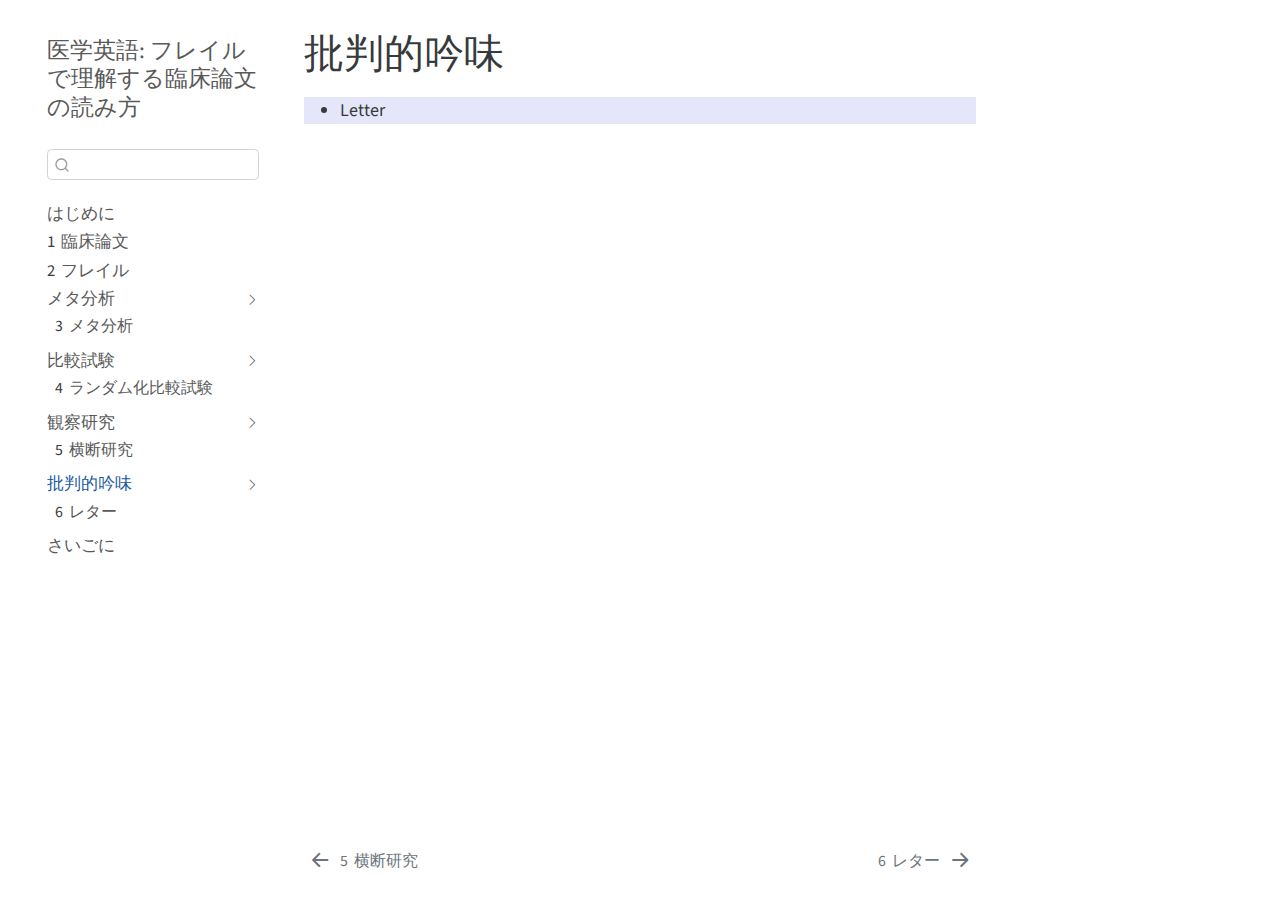
<file: docs/critical.html>
<!DOCTYPE html>
<html xmlns="http://www.w3.org/1999/xhtml" lang="en" xml:lang="en"><head>

<meta charset="utf-8">
<meta name="generator" content="quarto-1.2.335">

<meta name="viewport" content="width=device-width, initial-scale=1.0, user-scalable=yes">


<title>医学英語: フレイルで理解する臨床論文の読み方 - 批判的吟味</title>
<style>
code{white-space: pre-wrap;}
span.smallcaps{font-variant: small-caps;}
div.columns{display: flex; gap: min(4vw, 1.5em);}
div.column{flex: auto; overflow-x: auto;}
div.hanging-indent{margin-left: 1.5em; text-indent: -1.5em;}
ul.task-list{list-style: none;}
ul.task-list li input[type="checkbox"] {
  width: 0.8em;
  margin: 0 0.8em 0.2em -1.6em;
  vertical-align: middle;
}
</style>


<script src="site_libs/quarto-nav/quarto-nav.js"></script>
<script src="site_libs/quarto-nav/headroom.min.js"></script>
<script src="site_libs/clipboard/clipboard.min.js"></script>
<script src="site_libs/quarto-search/autocomplete.umd.js"></script>
<script src="site_libs/quarto-search/fuse.min.js"></script>
<script src="site_libs/quarto-search/quarto-search.js"></script>
<meta name="quarto:offset" content="./">
<link href="./letter.html" rel="next">
<link href="./crosssectional_intro.html" rel="prev">
<script src="site_libs/quarto-html/quarto.js"></script>
<script src="site_libs/quarto-html/popper.min.js"></script>
<script src="site_libs/quarto-html/tippy.umd.min.js"></script>
<script src="site_libs/quarto-html/anchor.min.js"></script>
<link href="site_libs/quarto-html/tippy.css" rel="stylesheet">
<link href="site_libs/quarto-html/quarto-syntax-highlighting.css" rel="stylesheet" id="quarto-text-highlighting-styles">
<script src="site_libs/bootstrap/bootstrap.min.js"></script>
<link href="site_libs/bootstrap/bootstrap-icons.css" rel="stylesheet">
<link href="site_libs/bootstrap/bootstrap.min.css" rel="stylesheet" id="quarto-bootstrap" data-mode="light">
<script id="quarto-search-options" type="application/json">{
  "location": "sidebar",
  "copy-button": false,
  "collapse-after": 3,
  "panel-placement": "start",
  "type": "textbox",
  "limit": 20,
  "language": {
    "search-no-results-text": "No results",
    "search-matching-documents-text": "matching documents",
    "search-copy-link-title": "Copy link to search",
    "search-hide-matches-text": "Hide additional matches",
    "search-more-match-text": "more match in this document",
    "search-more-matches-text": "more matches in this document",
    "search-clear-button-title": "Clear",
    "search-detached-cancel-button-title": "Cancel",
    "search-submit-button-title": "Submit"
  }
}</script>


<link rel="stylesheet" href="style.css">
</head>

<body class="nav-sidebar floating">

<div id="quarto-search-results"></div>
  <header id="quarto-header" class="headroom fixed-top">
  <nav class="quarto-secondary-nav" data-bs-toggle="collapse" data-bs-target="#quarto-sidebar" aria-controls="quarto-sidebar" aria-expanded="false" aria-label="Toggle sidebar navigation" onclick="if (window.quartoToggleHeadroom) { window.quartoToggleHeadroom(); }">
    <div class="container-fluid d-flex justify-content-between">
      <h1 class="quarto-secondary-nav-title">批判的吟味</h1>
      <button type="button" class="quarto-btn-toggle btn" aria-label="Show secondary navigation">
        <i class="bi bi-chevron-right"></i>
      </button>
    </div>
  </nav>
</header>
<!-- content -->
<div id="quarto-content" class="quarto-container page-columns page-rows-contents page-layout-article">
<!-- sidebar -->
  <nav id="quarto-sidebar" class="sidebar collapse sidebar-navigation floating overflow-auto">
    <div class="pt-lg-2 mt-2 text-left sidebar-header">
    <div class="sidebar-title mb-0 py-0">
      <a href="./">医学英語: フレイルで理解する臨床論文の読み方</a> 
    </div>
      </div>
      <div class="mt-2 flex-shrink-0 align-items-center">
        <div class="sidebar-search">
        <div id="quarto-search" class="" title="Search"></div>
        </div>
      </div>
    <div class="sidebar-menu-container"> 
    <ul class="list-unstyled mt-1">
        <li class="sidebar-item">
  <div class="sidebar-item-container"> 
  <a href="./index.html" class="sidebar-item-text sidebar-link">はじめに</a>
  </div>
</li>
        <li class="sidebar-item">
  <div class="sidebar-item-container"> 
  <a href="./design.html" class="sidebar-item-text sidebar-link"><span class="chapter-number">1</span>&nbsp; <span class="chapter-title">臨床論文</span></a>
  </div>
</li>
        <li class="sidebar-item">
  <div class="sidebar-item-container"> 
  <a href="./frailty.html" class="sidebar-item-text sidebar-link"><span class="chapter-number">2</span>&nbsp; <span class="chapter-title">フレイル</span></a>
  </div>
</li>
        <li class="sidebar-item sidebar-item-section">
      <div class="sidebar-item-container"> 
            <a href="./meta.html" class="sidebar-item-text sidebar-link">メタ分析</a>
          <a class="sidebar-item-toggle text-start" data-bs-toggle="collapse" data-bs-target="#quarto-sidebar-section-1" aria-expanded="true">
            <i class="bi bi-chevron-right ms-2"></i>
          </a> 
      </div>
      <ul id="quarto-sidebar-section-1" class="collapse list-unstyled sidebar-section depth1 show">  
          <li class="sidebar-item">
  <div class="sidebar-item-container"> 
  <a href="./meta_intro.html" class="sidebar-item-text sidebar-link"><span class="chapter-number">3</span>&nbsp; <span class="chapter-title">メタ分析</span></a>
  </div>
</li>
      </ul>
  </li>
        <li class="sidebar-item sidebar-item-section">
      <div class="sidebar-item-container"> 
            <a href="./ct.html" class="sidebar-item-text sidebar-link">比較試験</a>
          <a class="sidebar-item-toggle text-start" data-bs-toggle="collapse" data-bs-target="#quarto-sidebar-section-2" aria-expanded="true">
            <i class="bi bi-chevron-right ms-2"></i>
          </a> 
      </div>
      <ul id="quarto-sidebar-section-2" class="collapse list-unstyled sidebar-section depth1 show">  
          <li class="sidebar-item">
  <div class="sidebar-item-container"> 
  <a href="./rct_intro.html" class="sidebar-item-text sidebar-link"><span class="chapter-number">4</span>&nbsp; <span class="chapter-title">ランダム化比較試験</span></a>
  </div>
</li>
      </ul>
  </li>
        <li class="sidebar-item sidebar-item-section">
      <div class="sidebar-item-container"> 
            <a href="./observation.html" class="sidebar-item-text sidebar-link">観察研究</a>
          <a class="sidebar-item-toggle text-start" data-bs-toggle="collapse" data-bs-target="#quarto-sidebar-section-3" aria-expanded="true">
            <i class="bi bi-chevron-right ms-2"></i>
          </a> 
      </div>
      <ul id="quarto-sidebar-section-3" class="collapse list-unstyled sidebar-section depth1 show">  
          <li class="sidebar-item">
  <div class="sidebar-item-container"> 
  <a href="./crosssectional_intro.html" class="sidebar-item-text sidebar-link"><span class="chapter-number">5</span>&nbsp; <span class="chapter-title">横断研究</span></a>
  </div>
</li>
      </ul>
  </li>
        <li class="sidebar-item sidebar-item-section">
      <div class="sidebar-item-container"> 
            <a href="./critical.html" class="sidebar-item-text sidebar-link active">批判的吟味</a>
          <a class="sidebar-item-toggle text-start" data-bs-toggle="collapse" data-bs-target="#quarto-sidebar-section-4" aria-expanded="true">
            <i class="bi bi-chevron-right ms-2"></i>
          </a> 
      </div>
      <ul id="quarto-sidebar-section-4" class="collapse list-unstyled sidebar-section depth1 show">  
          <li class="sidebar-item">
  <div class="sidebar-item-container"> 
  <a href="./letter.html" class="sidebar-item-text sidebar-link"><span class="chapter-number">6</span>&nbsp; <span class="chapter-title">レター</span></a>
  </div>
</li>
      </ul>
  </li>
        <li class="sidebar-item">
  <div class="sidebar-item-container"> 
  <a href="./summary.html" class="sidebar-item-text sidebar-link">さいごに</a>
  </div>
</li>
    </ul>
    </div>
</nav>
<!-- margin-sidebar -->
    <div id="quarto-margin-sidebar" class="sidebar margin-sidebar">
        
    </div>
<!-- main -->
<main class="content" id="quarto-document-content">

<header id="title-block-header" class="quarto-title-block default">
<div class="quarto-title">
<h1 class="title"><span id="critical" class="quarto-section-identifier d-none d-lg-block">批判的吟味</span></h1>
</div>



<div class="quarto-title-meta">

    
  
    
  </div>
  

</header>

<div style="background:#E6E6FA;">
<ul>
<li>Letter</li>
</ul>
</div>



</main> <!-- /main -->
<script id="quarto-html-after-body" type="application/javascript">
window.document.addEventListener("DOMContentLoaded", function (event) {
  const toggleBodyColorMode = (bsSheetEl) => {
    const mode = bsSheetEl.getAttribute("data-mode");
    const bodyEl = window.document.querySelector("body");
    if (mode === "dark") {
      bodyEl.classList.add("quarto-dark");
      bodyEl.classList.remove("quarto-light");
    } else {
      bodyEl.classList.add("quarto-light");
      bodyEl.classList.remove("quarto-dark");
    }
  }
  const toggleBodyColorPrimary = () => {
    const bsSheetEl = window.document.querySelector("link#quarto-bootstrap");
    if (bsSheetEl) {
      toggleBodyColorMode(bsSheetEl);
    }
  }
  toggleBodyColorPrimary();  
  const icon = "";
  const anchorJS = new window.AnchorJS();
  anchorJS.options = {
    placement: 'right',
    icon: icon
  };
  anchorJS.add('.anchored');
  const clipboard = new window.ClipboardJS('.code-copy-button', {
    target: function(trigger) {
      return trigger.previousElementSibling;
    }
  });
  clipboard.on('success', function(e) {
    // button target
    const button = e.trigger;
    // don't keep focus
    button.blur();
    // flash "checked"
    button.classList.add('code-copy-button-checked');
    var currentTitle = button.getAttribute("title");
    button.setAttribute("title", "Copied!");
    let tooltip;
    if (window.bootstrap) {
      button.setAttribute("data-bs-toggle", "tooltip");
      button.setAttribute("data-bs-placement", "left");
      button.setAttribute("data-bs-title", "Copied!");
      tooltip = new bootstrap.Tooltip(button, 
        { trigger: "manual", 
          customClass: "code-copy-button-tooltip",
          offset: [0, -8]});
      tooltip.show();    
    }
    setTimeout(function() {
      if (tooltip) {
        tooltip.hide();
        button.removeAttribute("data-bs-title");
        button.removeAttribute("data-bs-toggle");
        button.removeAttribute("data-bs-placement");
      }
      button.setAttribute("title", currentTitle);
      button.classList.remove('code-copy-button-checked');
    }, 1000);
    // clear code selection
    e.clearSelection();
  });
  function tippyHover(el, contentFn) {
    const config = {
      allowHTML: true,
      content: contentFn,
      maxWidth: 500,
      delay: 100,
      arrow: false,
      appendTo: function(el) {
          return el.parentElement;
      },
      interactive: true,
      interactiveBorder: 10,
      theme: 'quarto',
      placement: 'bottom-start'
    };
    window.tippy(el, config); 
  }
  const noterefs = window.document.querySelectorAll('a[role="doc-noteref"]');
  for (var i=0; i<noterefs.length; i++) {
    const ref = noterefs[i];
    tippyHover(ref, function() {
      // use id or data attribute instead here
      let href = ref.getAttribute('data-footnote-href') || ref.getAttribute('href');
      try { href = new URL(href).hash; } catch {}
      const id = href.replace(/^#\/?/, "");
      const note = window.document.getElementById(id);
      return note.innerHTML;
    });
  }
  const findCites = (el) => {
    const parentEl = el.parentElement;
    if (parentEl) {
      const cites = parentEl.dataset.cites;
      if (cites) {
        return {
          el,
          cites: cites.split(' ')
        };
      } else {
        return findCites(el.parentElement)
      }
    } else {
      return undefined;
    }
  };
  var bibliorefs = window.document.querySelectorAll('a[role="doc-biblioref"]');
  for (var i=0; i<bibliorefs.length; i++) {
    const ref = bibliorefs[i];
    const citeInfo = findCites(ref);
    if (citeInfo) {
      tippyHover(citeInfo.el, function() {
        var popup = window.document.createElement('div');
        citeInfo.cites.forEach(function(cite) {
          var citeDiv = window.document.createElement('div');
          citeDiv.classList.add('hanging-indent');
          citeDiv.classList.add('csl-entry');
          var biblioDiv = window.document.getElementById('ref-' + cite);
          if (biblioDiv) {
            citeDiv.innerHTML = biblioDiv.innerHTML;
          }
          popup.appendChild(citeDiv);
        });
        return popup.innerHTML;
      });
    }
  }
});
</script>
<nav class="page-navigation">
  <div class="nav-page nav-page-previous">
      <a href="./crosssectional_intro.html" class="pagination-link">
        <i class="bi bi-arrow-left-short"></i> <span class="nav-page-text"><span class="chapter-number">5</span>&nbsp; <span class="chapter-title">横断研究</span></span>
      </a>          
  </div>
  <div class="nav-page nav-page-next">
      <a href="./letter.html" class="pagination-link">
        <span class="nav-page-text"><span class="chapter-number">6</span>&nbsp; <span class="chapter-title">レター</span></span> <i class="bi bi-arrow-right-short"></i>
      </a>
  </div>
</nav>
</div> <!-- /content -->



</body></html>
</file>
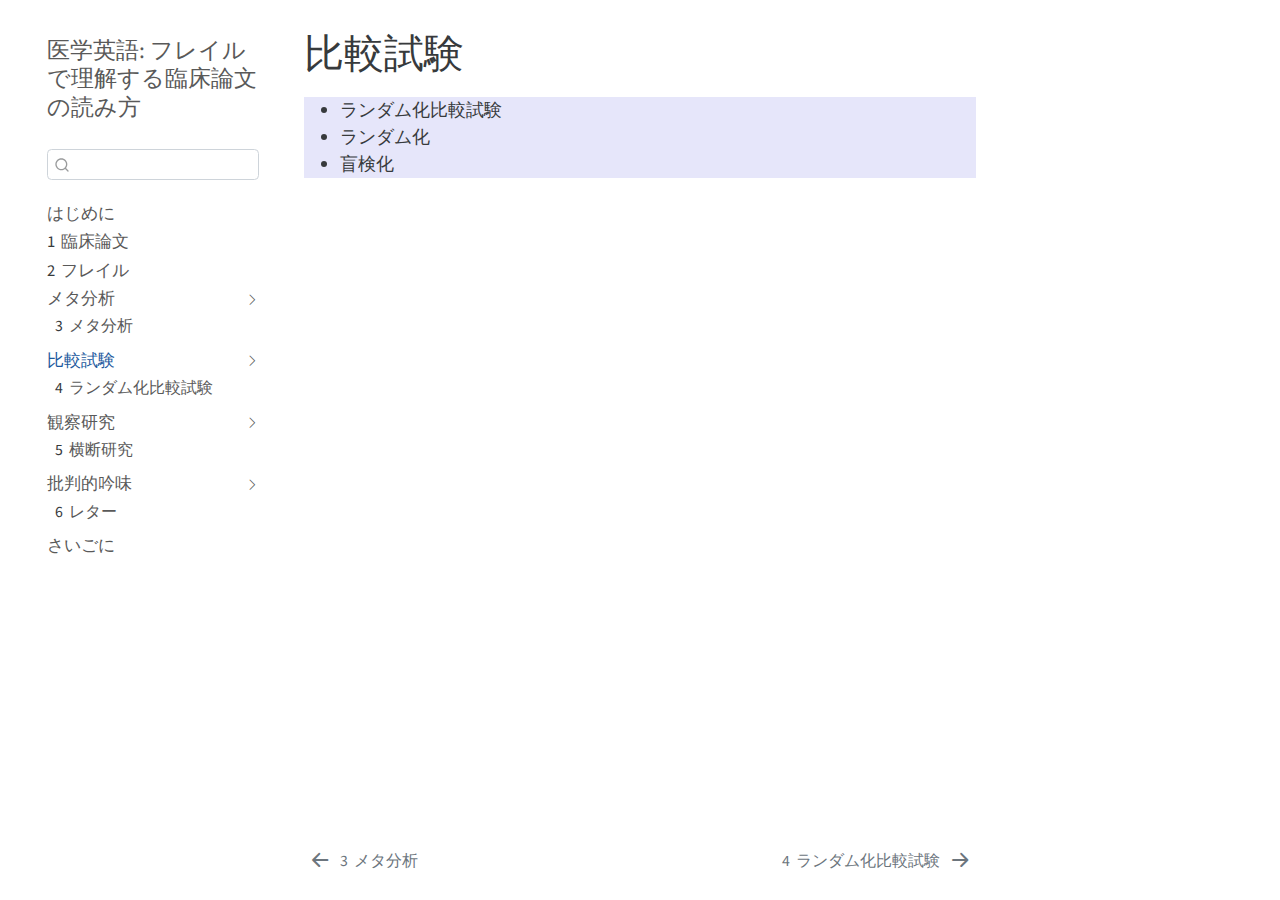
<file: docs/ct.html>
<!DOCTYPE html>
<html xmlns="http://www.w3.org/1999/xhtml" lang="en" xml:lang="en"><head>

<meta charset="utf-8">
<meta name="generator" content="quarto-1.2.335">

<meta name="viewport" content="width=device-width, initial-scale=1.0, user-scalable=yes">


<title>医学英語: フレイルで理解する臨床論文の読み方 - 比較試験</title>
<style>
code{white-space: pre-wrap;}
span.smallcaps{font-variant: small-caps;}
div.columns{display: flex; gap: min(4vw, 1.5em);}
div.column{flex: auto; overflow-x: auto;}
div.hanging-indent{margin-left: 1.5em; text-indent: -1.5em;}
ul.task-list{list-style: none;}
ul.task-list li input[type="checkbox"] {
  width: 0.8em;
  margin: 0 0.8em 0.2em -1.6em;
  vertical-align: middle;
}
</style>


<script src="site_libs/quarto-nav/quarto-nav.js"></script>
<script src="site_libs/quarto-nav/headroom.min.js"></script>
<script src="site_libs/clipboard/clipboard.min.js"></script>
<script src="site_libs/quarto-search/autocomplete.umd.js"></script>
<script src="site_libs/quarto-search/fuse.min.js"></script>
<script src="site_libs/quarto-search/quarto-search.js"></script>
<meta name="quarto:offset" content="./">
<link href="./rct_intro.html" rel="next">
<link href="./meta_intro.html" rel="prev">
<script src="site_libs/quarto-html/quarto.js"></script>
<script src="site_libs/quarto-html/popper.min.js"></script>
<script src="site_libs/quarto-html/tippy.umd.min.js"></script>
<script src="site_libs/quarto-html/anchor.min.js"></script>
<link href="site_libs/quarto-html/tippy.css" rel="stylesheet">
<link href="site_libs/quarto-html/quarto-syntax-highlighting.css" rel="stylesheet" id="quarto-text-highlighting-styles">
<script src="site_libs/bootstrap/bootstrap.min.js"></script>
<link href="site_libs/bootstrap/bootstrap-icons.css" rel="stylesheet">
<link href="site_libs/bootstrap/bootstrap.min.css" rel="stylesheet" id="quarto-bootstrap" data-mode="light">
<script id="quarto-search-options" type="application/json">{
  "location": "sidebar",
  "copy-button": false,
  "collapse-after": 3,
  "panel-placement": "start",
  "type": "textbox",
  "limit": 20,
  "language": {
    "search-no-results-text": "No results",
    "search-matching-documents-text": "matching documents",
    "search-copy-link-title": "Copy link to search",
    "search-hide-matches-text": "Hide additional matches",
    "search-more-match-text": "more match in this document",
    "search-more-matches-text": "more matches in this document",
    "search-clear-button-title": "Clear",
    "search-detached-cancel-button-title": "Cancel",
    "search-submit-button-title": "Submit"
  }
}</script>


<link rel="stylesheet" href="style.css">
</head>

<body class="nav-sidebar floating">

<div id="quarto-search-results"></div>
  <header id="quarto-header" class="headroom fixed-top">
  <nav class="quarto-secondary-nav" data-bs-toggle="collapse" data-bs-target="#quarto-sidebar" aria-controls="quarto-sidebar" aria-expanded="false" aria-label="Toggle sidebar navigation" onclick="if (window.quartoToggleHeadroom) { window.quartoToggleHeadroom(); }">
    <div class="container-fluid d-flex justify-content-between">
      <h1 class="quarto-secondary-nav-title">比較試験</h1>
      <button type="button" class="quarto-btn-toggle btn" aria-label="Show secondary navigation">
        <i class="bi bi-chevron-right"></i>
      </button>
    </div>
  </nav>
</header>
<!-- content -->
<div id="quarto-content" class="quarto-container page-columns page-rows-contents page-layout-article">
<!-- sidebar -->
  <nav id="quarto-sidebar" class="sidebar collapse sidebar-navigation floating overflow-auto">
    <div class="pt-lg-2 mt-2 text-left sidebar-header">
    <div class="sidebar-title mb-0 py-0">
      <a href="./">医学英語: フレイルで理解する臨床論文の読み方</a> 
    </div>
      </div>
      <div class="mt-2 flex-shrink-0 align-items-center">
        <div class="sidebar-search">
        <div id="quarto-search" class="" title="Search"></div>
        </div>
      </div>
    <div class="sidebar-menu-container"> 
    <ul class="list-unstyled mt-1">
        <li class="sidebar-item">
  <div class="sidebar-item-container"> 
  <a href="./index.html" class="sidebar-item-text sidebar-link">はじめに</a>
  </div>
</li>
        <li class="sidebar-item">
  <div class="sidebar-item-container"> 
  <a href="./design.html" class="sidebar-item-text sidebar-link"><span class="chapter-number">1</span>&nbsp; <span class="chapter-title">臨床論文</span></a>
  </div>
</li>
        <li class="sidebar-item">
  <div class="sidebar-item-container"> 
  <a href="./frailty.html" class="sidebar-item-text sidebar-link"><span class="chapter-number">2</span>&nbsp; <span class="chapter-title">フレイル</span></a>
  </div>
</li>
        <li class="sidebar-item sidebar-item-section">
      <div class="sidebar-item-container"> 
            <a href="./meta.html" class="sidebar-item-text sidebar-link">メタ分析</a>
          <a class="sidebar-item-toggle text-start" data-bs-toggle="collapse" data-bs-target="#quarto-sidebar-section-1" aria-expanded="true">
            <i class="bi bi-chevron-right ms-2"></i>
          </a> 
      </div>
      <ul id="quarto-sidebar-section-1" class="collapse list-unstyled sidebar-section depth1 show">  
          <li class="sidebar-item">
  <div class="sidebar-item-container"> 
  <a href="./meta_intro.html" class="sidebar-item-text sidebar-link"><span class="chapter-number">3</span>&nbsp; <span class="chapter-title">メタ分析</span></a>
  </div>
</li>
      </ul>
  </li>
        <li class="sidebar-item sidebar-item-section">
      <div class="sidebar-item-container"> 
            <a href="./ct.html" class="sidebar-item-text sidebar-link active">比較試験</a>
          <a class="sidebar-item-toggle text-start" data-bs-toggle="collapse" data-bs-target="#quarto-sidebar-section-2" aria-expanded="true">
            <i class="bi bi-chevron-right ms-2"></i>
          </a> 
      </div>
      <ul id="quarto-sidebar-section-2" class="collapse list-unstyled sidebar-section depth1 show">  
          <li class="sidebar-item">
  <div class="sidebar-item-container"> 
  <a href="./rct_intro.html" class="sidebar-item-text sidebar-link"><span class="chapter-number">4</span>&nbsp; <span class="chapter-title">ランダム化比較試験</span></a>
  </div>
</li>
      </ul>
  </li>
        <li class="sidebar-item sidebar-item-section">
      <div class="sidebar-item-container"> 
            <a href="./observation.html" class="sidebar-item-text sidebar-link">観察研究</a>
          <a class="sidebar-item-toggle text-start" data-bs-toggle="collapse" data-bs-target="#quarto-sidebar-section-3" aria-expanded="true">
            <i class="bi bi-chevron-right ms-2"></i>
          </a> 
      </div>
      <ul id="quarto-sidebar-section-3" class="collapse list-unstyled sidebar-section depth1 show">  
          <li class="sidebar-item">
  <div class="sidebar-item-container"> 
  <a href="./crosssectional_intro.html" class="sidebar-item-text sidebar-link"><span class="chapter-number">5</span>&nbsp; <span class="chapter-title">横断研究</span></a>
  </div>
</li>
      </ul>
  </li>
        <li class="sidebar-item sidebar-item-section">
      <div class="sidebar-item-container"> 
            <a href="./critical.html" class="sidebar-item-text sidebar-link">批判的吟味</a>
          <a class="sidebar-item-toggle text-start" data-bs-toggle="collapse" data-bs-target="#quarto-sidebar-section-4" aria-expanded="true">
            <i class="bi bi-chevron-right ms-2"></i>
          </a> 
      </div>
      <ul id="quarto-sidebar-section-4" class="collapse list-unstyled sidebar-section depth1 show">  
          <li class="sidebar-item">
  <div class="sidebar-item-container"> 
  <a href="./letter.html" class="sidebar-item-text sidebar-link"><span class="chapter-number">6</span>&nbsp; <span class="chapter-title">レター</span></a>
  </div>
</li>
      </ul>
  </li>
        <li class="sidebar-item">
  <div class="sidebar-item-container"> 
  <a href="./summary.html" class="sidebar-item-text sidebar-link">さいごに</a>
  </div>
</li>
    </ul>
    </div>
</nav>
<!-- margin-sidebar -->
    <div id="quarto-margin-sidebar" class="sidebar margin-sidebar">
        
    </div>
<!-- main -->
<main class="content" id="quarto-document-content">

<header id="title-block-header" class="quarto-title-block default">
<div class="quarto-title">
<h1 class="title"><span id="ct" class="quarto-section-identifier d-none d-lg-block">比較試験</span></h1>
</div>



<div class="quarto-title-meta">

    
  
    
  </div>
  

</header>

<div style="background:#E6E6FA;">
<ul>
<li>ランダム化比較試験</li>
<li>ランダム化</li>
<li>盲検化</li>
</ul>
</div>



</main> <!-- /main -->
<script id="quarto-html-after-body" type="application/javascript">
window.document.addEventListener("DOMContentLoaded", function (event) {
  const toggleBodyColorMode = (bsSheetEl) => {
    const mode = bsSheetEl.getAttribute("data-mode");
    const bodyEl = window.document.querySelector("body");
    if (mode === "dark") {
      bodyEl.classList.add("quarto-dark");
      bodyEl.classList.remove("quarto-light");
    } else {
      bodyEl.classList.add("quarto-light");
      bodyEl.classList.remove("quarto-dark");
    }
  }
  const toggleBodyColorPrimary = () => {
    const bsSheetEl = window.document.querySelector("link#quarto-bootstrap");
    if (bsSheetEl) {
      toggleBodyColorMode(bsSheetEl);
    }
  }
  toggleBodyColorPrimary();  
  const icon = "";
  const anchorJS = new window.AnchorJS();
  anchorJS.options = {
    placement: 'right',
    icon: icon
  };
  anchorJS.add('.anchored');
  const clipboard = new window.ClipboardJS('.code-copy-button', {
    target: function(trigger) {
      return trigger.previousElementSibling;
    }
  });
  clipboard.on('success', function(e) {
    // button target
    const button = e.trigger;
    // don't keep focus
    button.blur();
    // flash "checked"
    button.classList.add('code-copy-button-checked');
    var currentTitle = button.getAttribute("title");
    button.setAttribute("title", "Copied!");
    let tooltip;
    if (window.bootstrap) {
      button.setAttribute("data-bs-toggle", "tooltip");
      button.setAttribute("data-bs-placement", "left");
      button.setAttribute("data-bs-title", "Copied!");
      tooltip = new bootstrap.Tooltip(button, 
        { trigger: "manual", 
          customClass: "code-copy-button-tooltip",
          offset: [0, -8]});
      tooltip.show();    
    }
    setTimeout(function() {
      if (tooltip) {
        tooltip.hide();
        button.removeAttribute("data-bs-title");
        button.removeAttribute("data-bs-toggle");
        button.removeAttribute("data-bs-placement");
      }
      button.setAttribute("title", currentTitle);
      button.classList.remove('code-copy-button-checked');
    }, 1000);
    // clear code selection
    e.clearSelection();
  });
  function tippyHover(el, contentFn) {
    const config = {
      allowHTML: true,
      content: contentFn,
      maxWidth: 500,
      delay: 100,
      arrow: false,
      appendTo: function(el) {
          return el.parentElement;
      },
      interactive: true,
      interactiveBorder: 10,
      theme: 'quarto',
      placement: 'bottom-start'
    };
    window.tippy(el, config); 
  }
  const noterefs = window.document.querySelectorAll('a[role="doc-noteref"]');
  for (var i=0; i<noterefs.length; i++) {
    const ref = noterefs[i];
    tippyHover(ref, function() {
      // use id or data attribute instead here
      let href = ref.getAttribute('data-footnote-href') || ref.getAttribute('href');
      try { href = new URL(href).hash; } catch {}
      const id = href.replace(/^#\/?/, "");
      const note = window.document.getElementById(id);
      return note.innerHTML;
    });
  }
  const findCites = (el) => {
    const parentEl = el.parentElement;
    if (parentEl) {
      const cites = parentEl.dataset.cites;
      if (cites) {
        return {
          el,
          cites: cites.split(' ')
        };
      } else {
        return findCites(el.parentElement)
      }
    } else {
      return undefined;
    }
  };
  var bibliorefs = window.document.querySelectorAll('a[role="doc-biblioref"]');
  for (var i=0; i<bibliorefs.length; i++) {
    const ref = bibliorefs[i];
    const citeInfo = findCites(ref);
    if (citeInfo) {
      tippyHover(citeInfo.el, function() {
        var popup = window.document.createElement('div');
        citeInfo.cites.forEach(function(cite) {
          var citeDiv = window.document.createElement('div');
          citeDiv.classList.add('hanging-indent');
          citeDiv.classList.add('csl-entry');
          var biblioDiv = window.document.getElementById('ref-' + cite);
          if (biblioDiv) {
            citeDiv.innerHTML = biblioDiv.innerHTML;
          }
          popup.appendChild(citeDiv);
        });
        return popup.innerHTML;
      });
    }
  }
});
</script>
<nav class="page-navigation">
  <div class="nav-page nav-page-previous">
      <a href="./meta_intro.html" class="pagination-link">
        <i class="bi bi-arrow-left-short"></i> <span class="nav-page-text"><span class="chapter-number">3</span>&nbsp; <span class="chapter-title">メタ分析</span></span>
      </a>          
  </div>
  <div class="nav-page nav-page-next">
      <a href="./rct_intro.html" class="pagination-link">
        <span class="nav-page-text"><span class="chapter-number">4</span>&nbsp; <span class="chapter-title">ランダム化比較試験</span></span> <i class="bi bi-arrow-right-short"></i>
      </a>
  </div>
</nav>
</div> <!-- /content -->



</body></html>
</file>
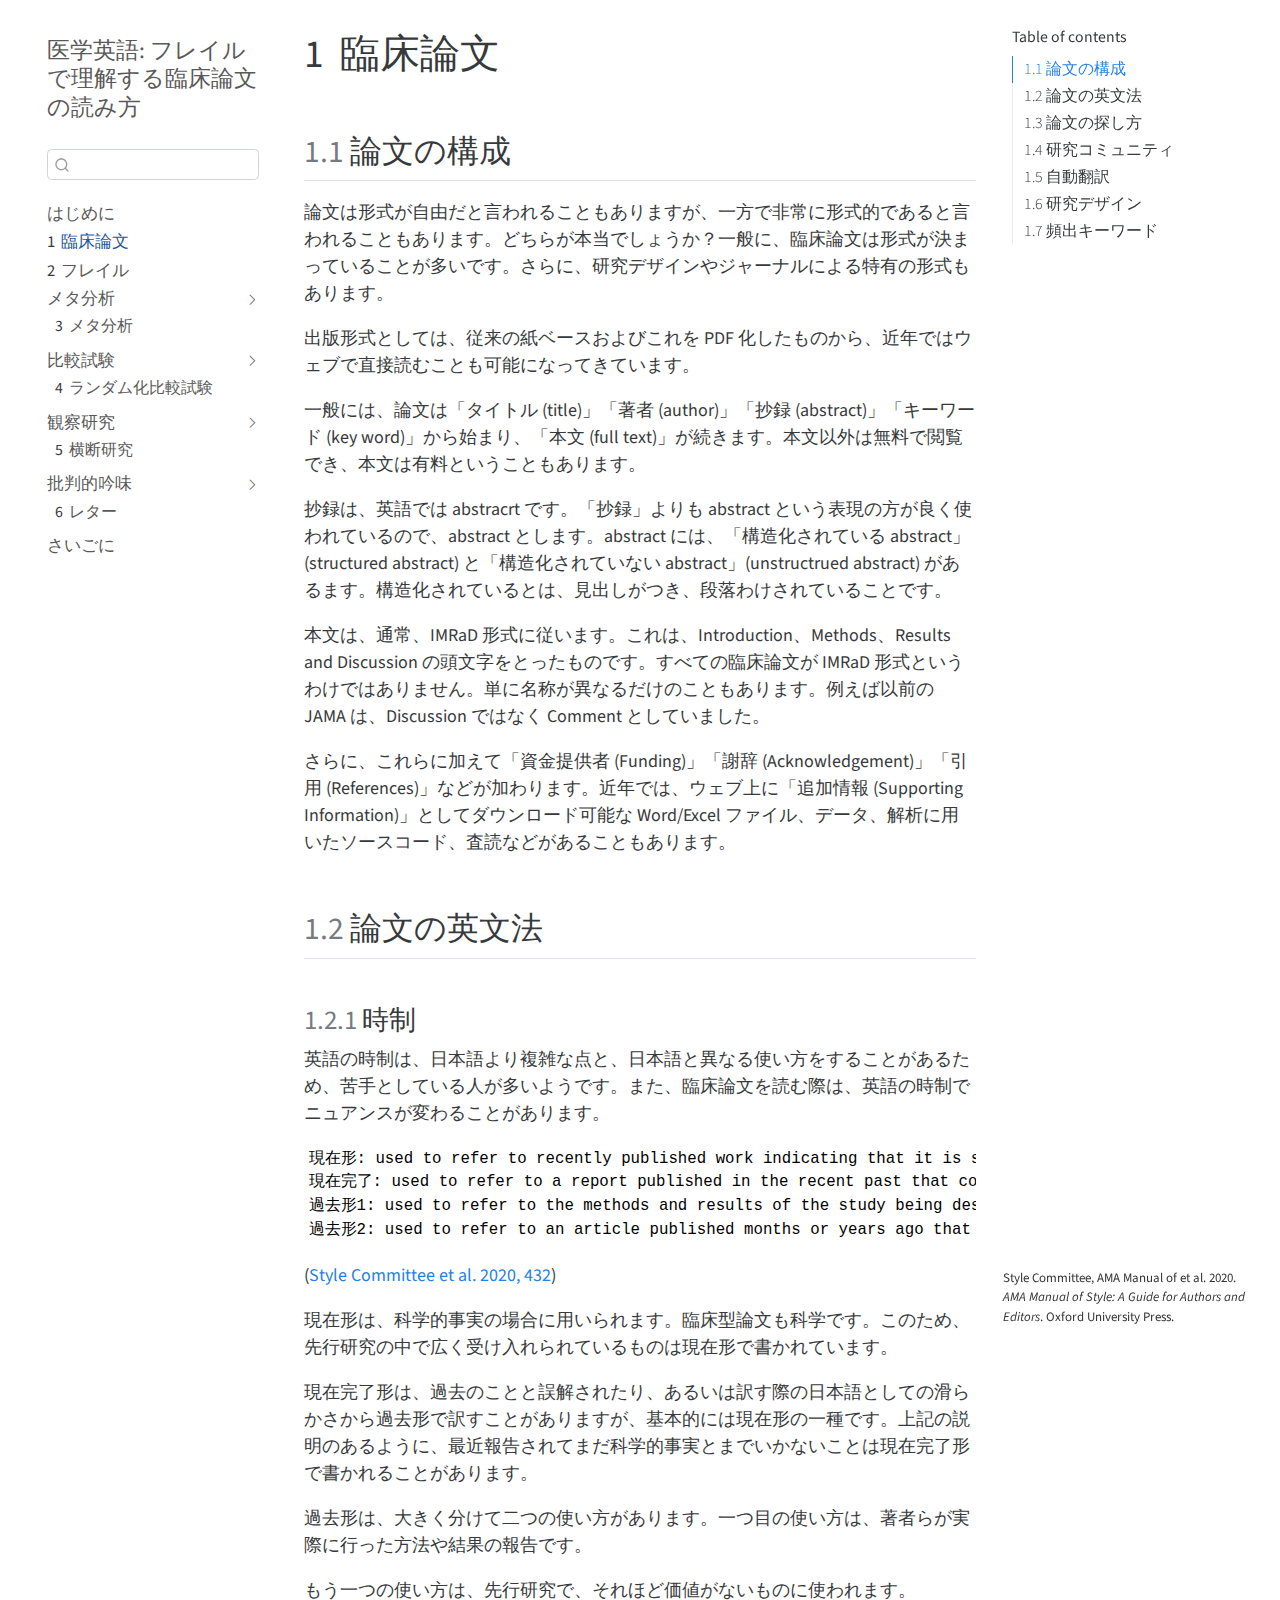
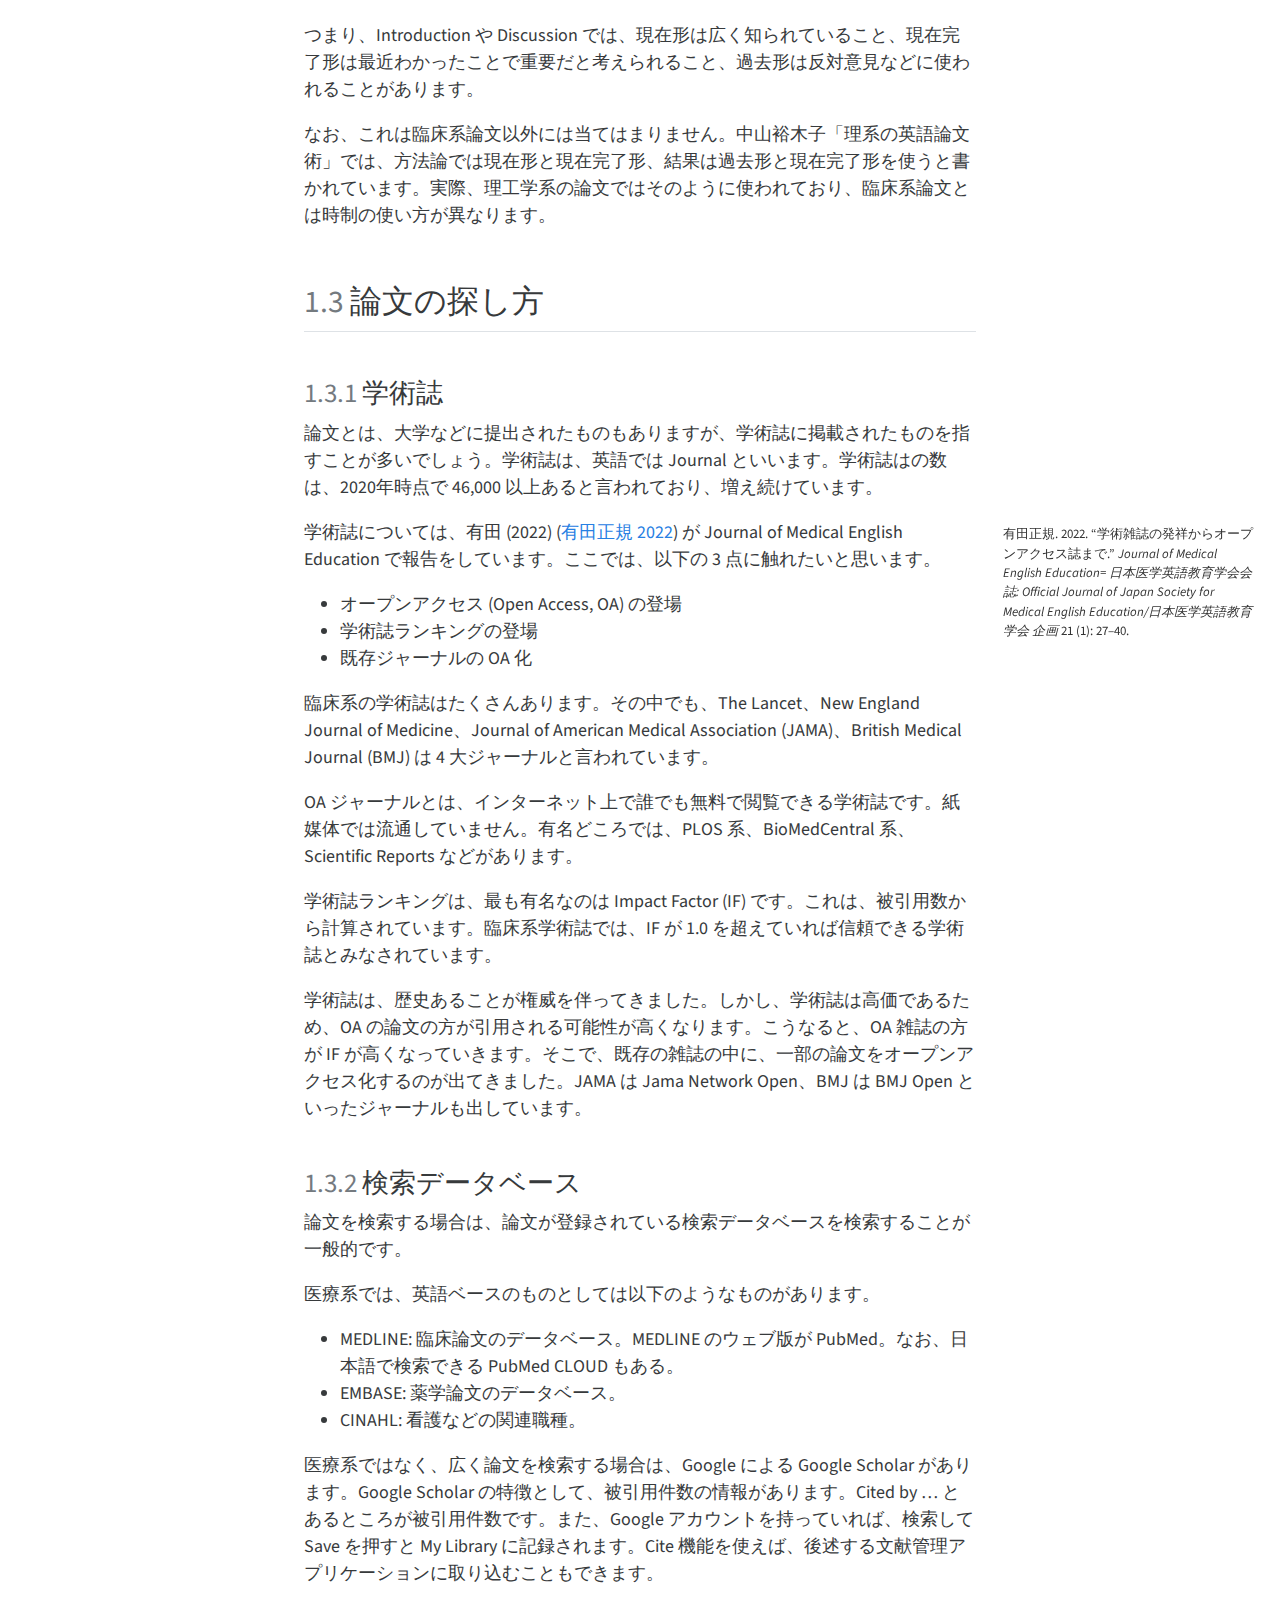
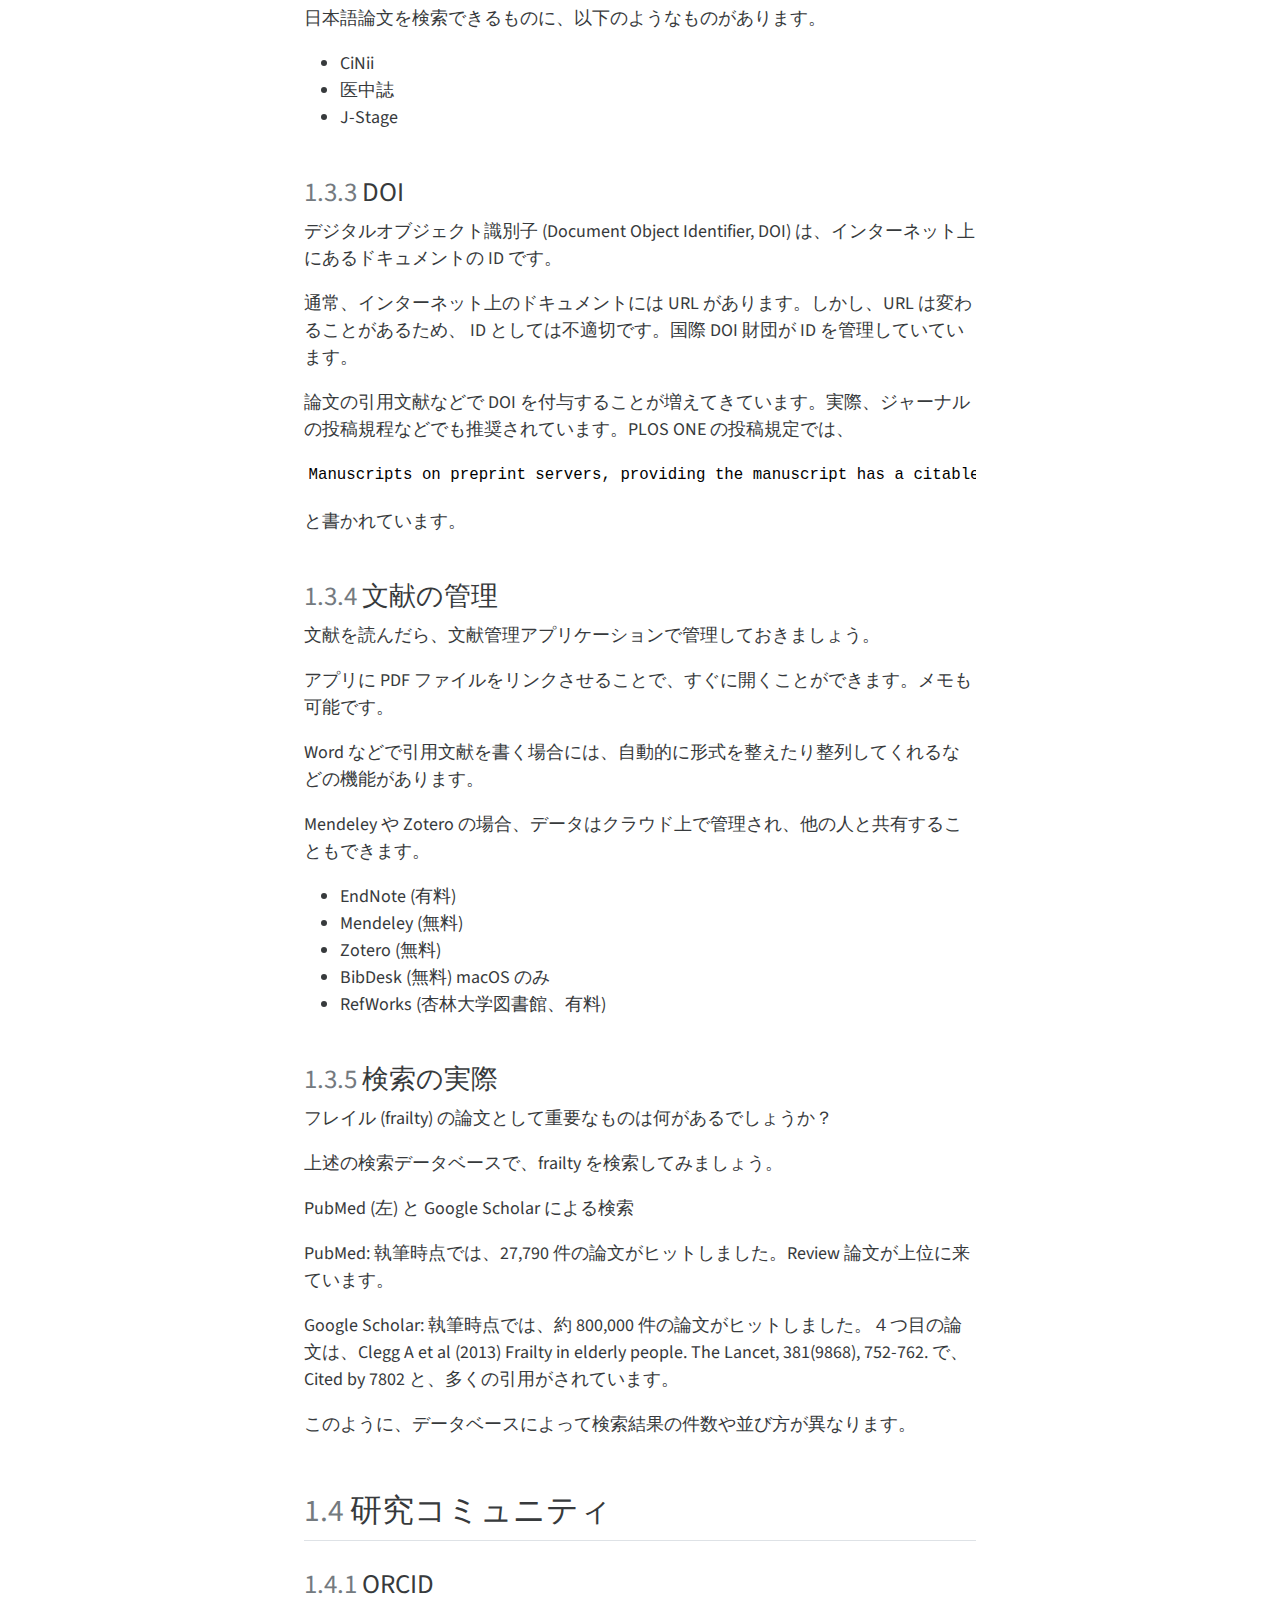
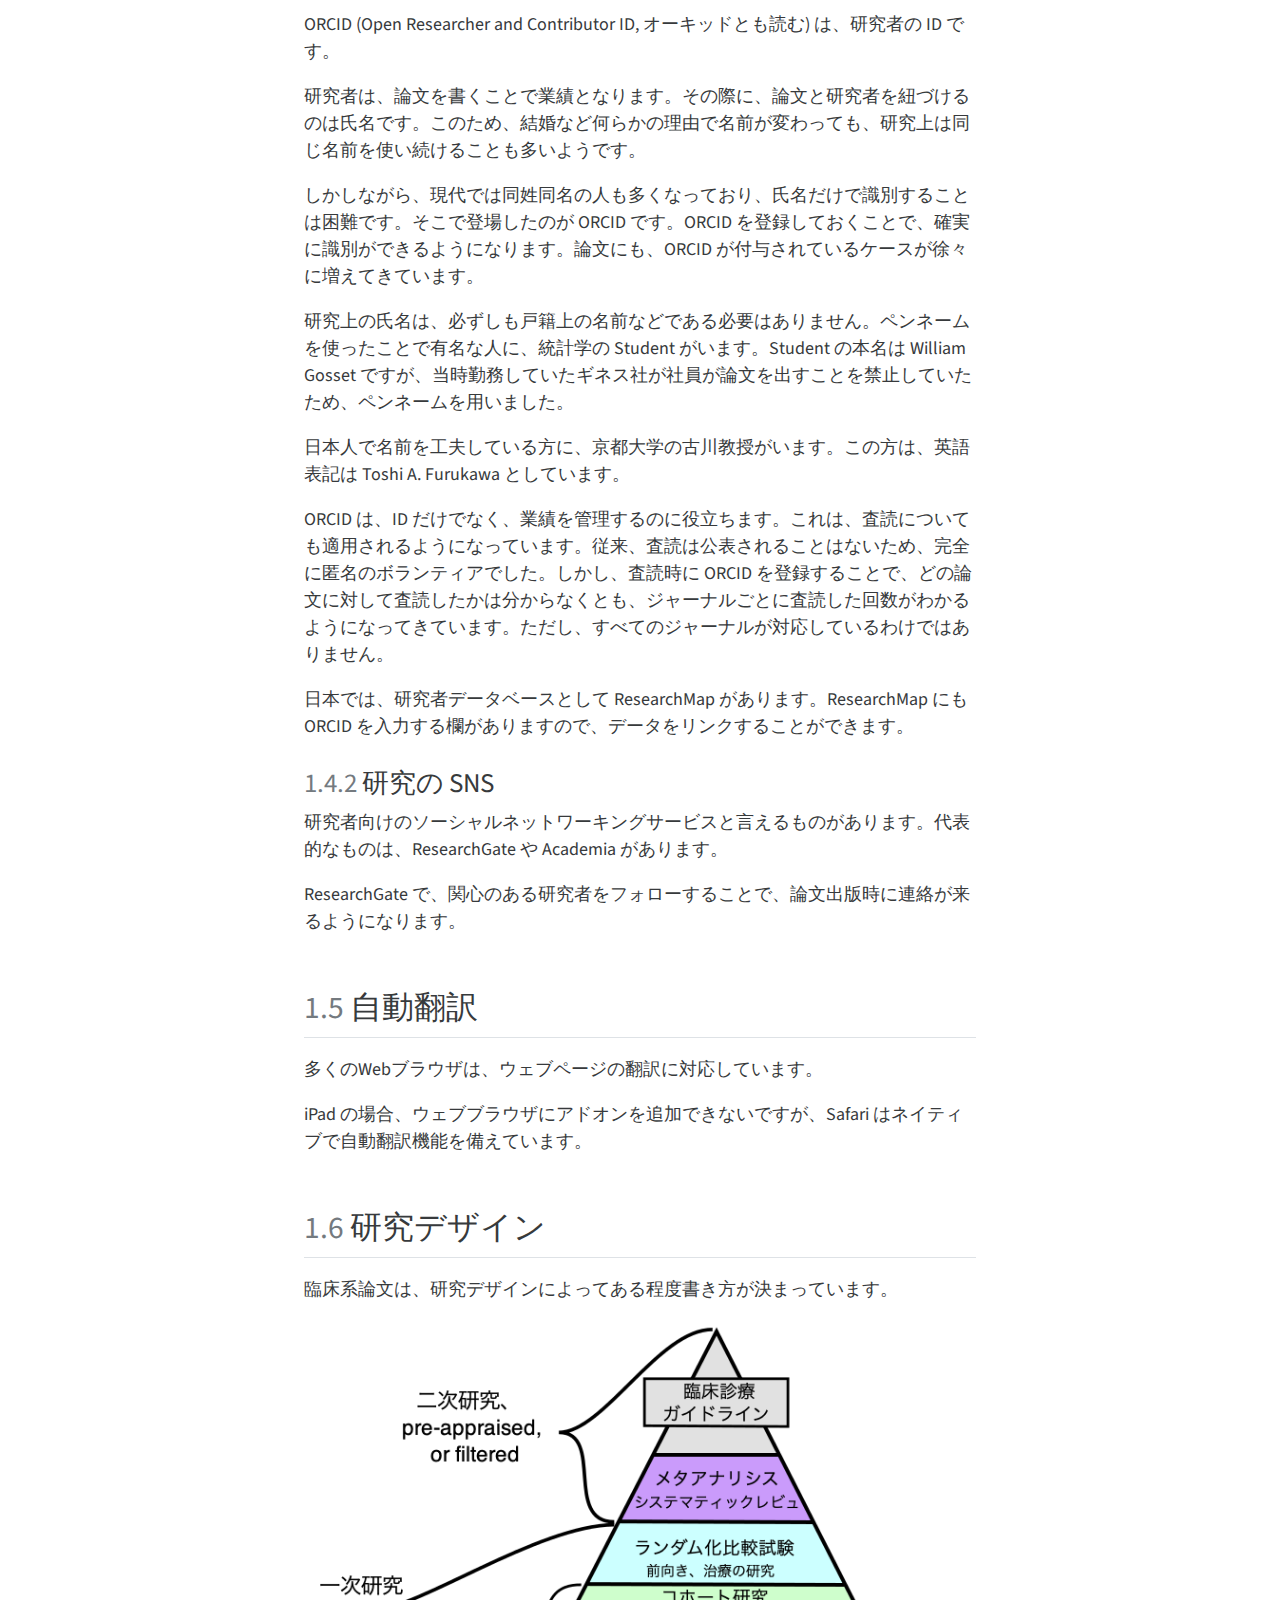
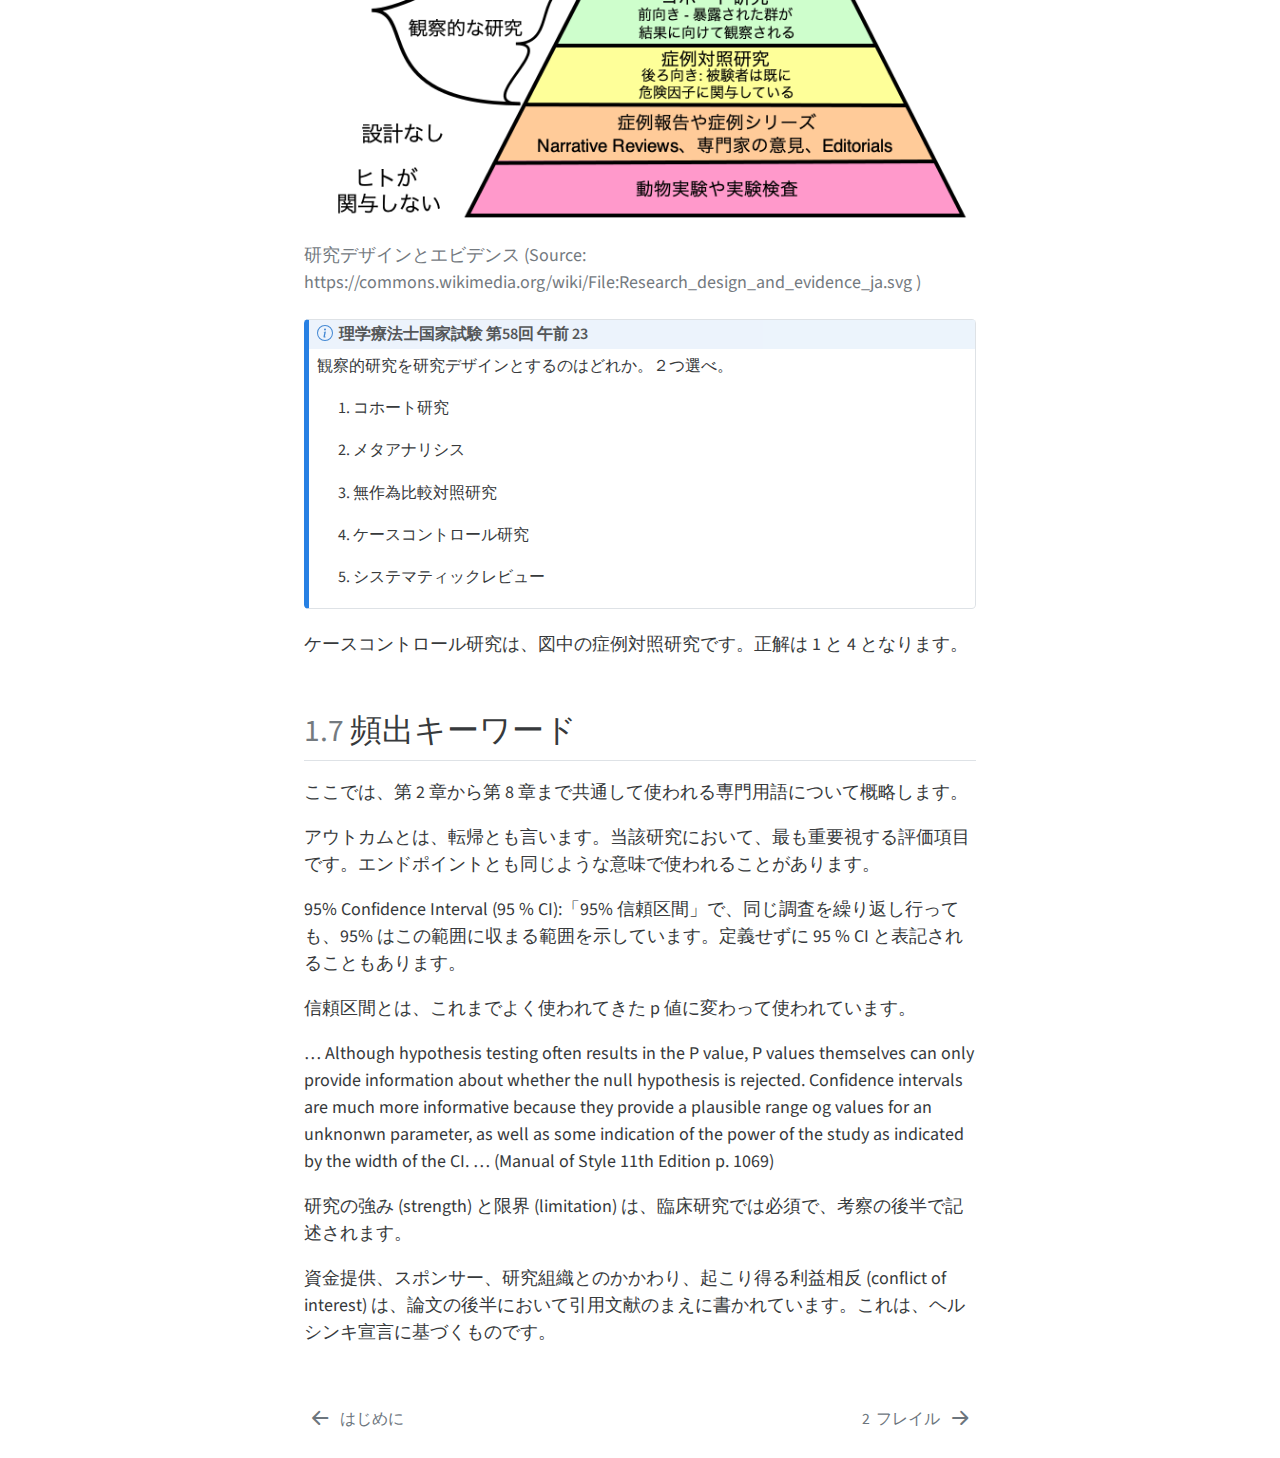
<file: docs/design.html>
<!DOCTYPE html>
<html xmlns="http://www.w3.org/1999/xhtml" lang="en" xml:lang="en"><head>

<meta charset="utf-8">
<meta name="generator" content="quarto-1.2.335">

<meta name="viewport" content="width=device-width, initial-scale=1.0, user-scalable=yes">


<title>医学英語: フレイルで理解する臨床論文の読み方 - 1&nbsp; 臨床論文</title>
<style>
code{white-space: pre-wrap;}
span.smallcaps{font-variant: small-caps;}
div.columns{display: flex; gap: min(4vw, 1.5em);}
div.column{flex: auto; overflow-x: auto;}
div.hanging-indent{margin-left: 1.5em; text-indent: -1.5em;}
ul.task-list{list-style: none;}
ul.task-list li input[type="checkbox"] {
  width: 0.8em;
  margin: 0 0.8em 0.2em -1.6em;
  vertical-align: middle;
}
div.csl-bib-body { }
div.csl-entry {
  clear: both;
}
.hanging div.csl-entry {
  margin-left:2em;
  text-indent:-2em;
}
div.csl-left-margin {
  min-width:2em;
  float:left;
}
div.csl-right-inline {
  margin-left:2em;
  padding-left:1em;
}
div.csl-indent {
  margin-left: 2em;
}
</style>


<script src="site_libs/quarto-nav/quarto-nav.js"></script>
<script src="site_libs/quarto-nav/headroom.min.js"></script>
<script src="site_libs/clipboard/clipboard.min.js"></script>
<script src="site_libs/quarto-search/autocomplete.umd.js"></script>
<script src="site_libs/quarto-search/fuse.min.js"></script>
<script src="site_libs/quarto-search/quarto-search.js"></script>
<meta name="quarto:offset" content="./">
<link href="./frailty.html" rel="next">
<link href="./index.html" rel="prev">
<script src="site_libs/quarto-html/quarto.js"></script>
<script src="site_libs/quarto-html/popper.min.js"></script>
<script src="site_libs/quarto-html/tippy.umd.min.js"></script>
<script src="site_libs/quarto-html/anchor.min.js"></script>
<link href="site_libs/quarto-html/tippy.css" rel="stylesheet">
<link href="site_libs/quarto-html/quarto-syntax-highlighting.css" rel="stylesheet" id="quarto-text-highlighting-styles">
<script src="site_libs/bootstrap/bootstrap.min.js"></script>
<link href="site_libs/bootstrap/bootstrap-icons.css" rel="stylesheet">
<link href="site_libs/bootstrap/bootstrap.min.css" rel="stylesheet" id="quarto-bootstrap" data-mode="light">
<script id="quarto-search-options" type="application/json">{
  "location": "sidebar",
  "copy-button": false,
  "collapse-after": 3,
  "panel-placement": "start",
  "type": "textbox",
  "limit": 20,
  "language": {
    "search-no-results-text": "No results",
    "search-matching-documents-text": "matching documents",
    "search-copy-link-title": "Copy link to search",
    "search-hide-matches-text": "Hide additional matches",
    "search-more-match-text": "more match in this document",
    "search-more-matches-text": "more matches in this document",
    "search-clear-button-title": "Clear",
    "search-detached-cancel-button-title": "Cancel",
    "search-submit-button-title": "Submit"
  }
}</script>


<link rel="stylesheet" href="style.css">
</head>

<body class="nav-sidebar floating slimcontent">

<div id="quarto-search-results"></div>
  <header id="quarto-header" class="headroom fixed-top">
  <nav class="quarto-secondary-nav" data-bs-toggle="collapse" data-bs-target="#quarto-sidebar" aria-controls="quarto-sidebar" aria-expanded="false" aria-label="Toggle sidebar navigation" onclick="if (window.quartoToggleHeadroom) { window.quartoToggleHeadroom(); }">
    <div class="container-fluid d-flex justify-content-between">
      <h1 class="quarto-secondary-nav-title"><span class="chapter-number">1</span>&nbsp; <span class="chapter-title">臨床論文</span></h1>
      <button type="button" class="quarto-btn-toggle btn" aria-label="Show secondary navigation">
        <i class="bi bi-chevron-right"></i>
      </button>
    </div>
  </nav>
</header>
<!-- content -->
<div id="quarto-content" class="quarto-container page-columns page-rows-contents page-layout-article">
<!-- sidebar -->
  <nav id="quarto-sidebar" class="sidebar collapse sidebar-navigation floating overflow-auto">
    <div class="pt-lg-2 mt-2 text-left sidebar-header">
    <div class="sidebar-title mb-0 py-0">
      <a href="./">医学英語: フレイルで理解する臨床論文の読み方</a> 
    </div>
      </div>
      <div class="mt-2 flex-shrink-0 align-items-center">
        <div class="sidebar-search">
        <div id="quarto-search" class="" title="Search"></div>
        </div>
      </div>
    <div class="sidebar-menu-container"> 
    <ul class="list-unstyled mt-1">
        <li class="sidebar-item">
  <div class="sidebar-item-container"> 
  <a href="./index.html" class="sidebar-item-text sidebar-link">はじめに</a>
  </div>
</li>
        <li class="sidebar-item">
  <div class="sidebar-item-container"> 
  <a href="./design.html" class="sidebar-item-text sidebar-link active"><span class="chapter-number">1</span>&nbsp; <span class="chapter-title">臨床論文</span></a>
  </div>
</li>
        <li class="sidebar-item">
  <div class="sidebar-item-container"> 
  <a href="./frailty.html" class="sidebar-item-text sidebar-link"><span class="chapter-number">2</span>&nbsp; <span class="chapter-title">フレイル</span></a>
  </div>
</li>
        <li class="sidebar-item sidebar-item-section">
      <div class="sidebar-item-container"> 
            <a href="./meta.html" class="sidebar-item-text sidebar-link">メタ分析</a>
          <a class="sidebar-item-toggle text-start" data-bs-toggle="collapse" data-bs-target="#quarto-sidebar-section-1" aria-expanded="true">
            <i class="bi bi-chevron-right ms-2"></i>
          </a> 
      </div>
      <ul id="quarto-sidebar-section-1" class="collapse list-unstyled sidebar-section depth1 show">  
          <li class="sidebar-item">
  <div class="sidebar-item-container"> 
  <a href="./meta_intro.html" class="sidebar-item-text sidebar-link"><span class="chapter-number">3</span>&nbsp; <span class="chapter-title">メタ分析</span></a>
  </div>
</li>
      </ul>
  </li>
        <li class="sidebar-item sidebar-item-section">
      <div class="sidebar-item-container"> 
            <a href="./ct.html" class="sidebar-item-text sidebar-link">比較試験</a>
          <a class="sidebar-item-toggle text-start" data-bs-toggle="collapse" data-bs-target="#quarto-sidebar-section-2" aria-expanded="true">
            <i class="bi bi-chevron-right ms-2"></i>
          </a> 
      </div>
      <ul id="quarto-sidebar-section-2" class="collapse list-unstyled sidebar-section depth1 show">  
          <li class="sidebar-item">
  <div class="sidebar-item-container"> 
  <a href="./rct_intro.html" class="sidebar-item-text sidebar-link"><span class="chapter-number">4</span>&nbsp; <span class="chapter-title">ランダム化比較試験</span></a>
  </div>
</li>
      </ul>
  </li>
        <li class="sidebar-item sidebar-item-section">
      <div class="sidebar-item-container"> 
            <a href="./observation.html" class="sidebar-item-text sidebar-link">観察研究</a>
          <a class="sidebar-item-toggle text-start" data-bs-toggle="collapse" data-bs-target="#quarto-sidebar-section-3" aria-expanded="true">
            <i class="bi bi-chevron-right ms-2"></i>
          </a> 
      </div>
      <ul id="quarto-sidebar-section-3" class="collapse list-unstyled sidebar-section depth1 show">  
          <li class="sidebar-item">
  <div class="sidebar-item-container"> 
  <a href="./crosssectional_intro.html" class="sidebar-item-text sidebar-link"><span class="chapter-number">5</span>&nbsp; <span class="chapter-title">横断研究</span></a>
  </div>
</li>
      </ul>
  </li>
        <li class="sidebar-item sidebar-item-section">
      <div class="sidebar-item-container"> 
            <a href="./critical.html" class="sidebar-item-text sidebar-link">批判的吟味</a>
          <a class="sidebar-item-toggle text-start" data-bs-toggle="collapse" data-bs-target="#quarto-sidebar-section-4" aria-expanded="true">
            <i class="bi bi-chevron-right ms-2"></i>
          </a> 
      </div>
      <ul id="quarto-sidebar-section-4" class="collapse list-unstyled sidebar-section depth1 show">  
          <li class="sidebar-item">
  <div class="sidebar-item-container"> 
  <a href="./letter.html" class="sidebar-item-text sidebar-link"><span class="chapter-number">6</span>&nbsp; <span class="chapter-title">レター</span></a>
  </div>
</li>
      </ul>
  </li>
        <li class="sidebar-item">
  <div class="sidebar-item-container"> 
  <a href="./summary.html" class="sidebar-item-text sidebar-link">さいごに</a>
  </div>
</li>
    </ul>
    </div>
</nav>
<!-- margin-sidebar -->
    <div id="quarto-margin-sidebar" class="sidebar margin-sidebar">
        <nav id="TOC" role="doc-toc" class="toc-active">
    <h2 id="toc-title">Table of contents</h2>
   
  <ul>
  <li><a href="#論文の構成" id="toc-論文の構成" class="nav-link active" data-scroll-target="#論文の構成"><span class="toc-section-number">1.1</span>  論文の構成</a></li>
  <li><a href="#論文の英文法" id="toc-論文の英文法" class="nav-link" data-scroll-target="#論文の英文法"><span class="toc-section-number">1.2</span>  論文の英文法</a>
  <ul class="collapse">
  <li><a href="#時制" id="toc-時制" class="nav-link" data-scroll-target="#時制"><span class="toc-section-number">1.2.1</span>  時制</a></li>
  </ul></li>
  <li><a href="#論文の探し方" id="toc-論文の探し方" class="nav-link" data-scroll-target="#論文の探し方"><span class="toc-section-number">1.3</span>  論文の探し方</a>
  <ul class="collapse">
  <li><a href="#学術誌" id="toc-学術誌" class="nav-link" data-scroll-target="#学術誌"><span class="toc-section-number">1.3.1</span>  学術誌</a></li>
  <li><a href="#検索データベース" id="toc-検索データベース" class="nav-link" data-scroll-target="#検索データベース"><span class="toc-section-number">1.3.2</span>  検索データベース</a></li>
  <li><a href="#doi" id="toc-doi" class="nav-link" data-scroll-target="#doi"><span class="toc-section-number">1.3.3</span>  DOI</a></li>
  <li><a href="#文献の管理" id="toc-文献の管理" class="nav-link" data-scroll-target="#文献の管理"><span class="toc-section-number">1.3.4</span>  文献の管理</a></li>
  <li><a href="#検索の実際" id="toc-検索の実際" class="nav-link" data-scroll-target="#検索の実際"><span class="toc-section-number">1.3.5</span>  検索の実際</a></li>
  </ul></li>
  <li><a href="#研究コミュニティ" id="toc-研究コミュニティ" class="nav-link" data-scroll-target="#研究コミュニティ"><span class="toc-section-number">1.4</span>  研究コミュニティ</a>
  <ul class="collapse">
  <li><a href="#orcid" id="toc-orcid" class="nav-link" data-scroll-target="#orcid"><span class="toc-section-number">1.4.1</span>  ORCID</a></li>
  <li><a href="#研究の-sns" id="toc-研究の-sns" class="nav-link" data-scroll-target="#研究の-sns"><span class="toc-section-number">1.4.2</span>  研究の SNS</a></li>
  </ul></li>
  <li><a href="#自動翻訳" id="toc-自動翻訳" class="nav-link" data-scroll-target="#自動翻訳"><span class="toc-section-number">1.5</span>  自動翻訳</a></li>
  <li><a href="#研究デザイン" id="toc-研究デザイン" class="nav-link" data-scroll-target="#研究デザイン"><span class="toc-section-number">1.6</span>  研究デザイン</a></li>
  <li><a href="#頻出キーワード" id="toc-頻出キーワード" class="nav-link" data-scroll-target="#頻出キーワード"><span class="toc-section-number">1.7</span>  頻出キーワード</a></li>
  </ul>
</nav>
    </div>
<!-- main -->
<main class="content page-columns page-full" id="quarto-document-content">

<header id="title-block-header" class="quarto-title-block default">
<div class="quarto-title">
<h1 class="title"><span id="design" class="quarto-section-identifier d-none d-lg-block"><span class="chapter-number">1</span>&nbsp; <span class="chapter-title">臨床論文</span></span></h1>
</div>



<div class="quarto-title-meta">

    
  
    
  </div>
  

</header>

<section id="論文の構成" class="level2" data-number="1.1">
<h2 data-number="1.1" class="anchored" data-anchor-id="論文の構成"><span class="header-section-number">1.1</span> 論文の構成</h2>
<p>論文は形式が自由だと言われることもありますが、一方で非常に形式的であると言われることもあります。どちらが本当でしょうか？一般に、臨床論文は形式が決まっていることが多いです。さらに、研究デザインやジャーナルによる特有の形式もあります。</p>
<p>出版形式としては、従来の紙ベースおよびこれを PDF 化したものから、近年ではウェブで直接読むことも可能になってきています。</p>
<p>一般には、論文は「タイトル (title)」「著者 (author)」「抄録 (abstract)」「キーワード (key word)」から始まり、「本文 (full text)」が続きます。本文以外は無料で閲覧でき、本文は有料ということもあります。</p>
<p>抄録は、英語では abstracrt です。「抄録」よりも abstract という表現の方が良く使われているので、abstract とします。abstract には、「構造化されている abstract」(structured abstract) と「構造化されていない abstract」(unstructrued abstract) があるます。構造化されているとは、見出しがつき、段落わけされていることです。</p>
<p>本文は、通常、IMRaD 形式に従います。これは、Introduction、Methods、Results and Discussion の頭文字をとったものです。すべての臨床論文が IMRaD 形式というわけではありません。単に名称が異なるだけのこともあります。例えば以前の JAMA は、Discussion ではなく Comment としていました。</p>
<p>さらに、これらに加えて「資金提供者 (Funding)」「謝辞 (Acknowledgement)」「引用 (References)」などが加わります。近年では、ウェブ上に「追加情報 (Supporting Information)」としてダウンロード可能な Word/Excel ファイル、データ、解析に用いたソースコード、査読などがあることもあります。</p>
</section>
<section id="論文の英文法" class="level2 page-columns page-full" data-number="1.2">
<h2 data-number="1.2" class="anchored" data-anchor-id="論文の英文法"><span class="header-section-number">1.2</span> 論文の英文法</h2>
<section id="時制" class="level3 page-columns page-full" data-number="1.2.1">
<h3 data-number="1.2.1" class="anchored" data-anchor-id="時制"><span class="header-section-number">1.2.1</span> 時制</h3>
<p>英語の時制は、日本語より複雑な点と、日本語と異なる使い方をすることがあるため、苦手としている人が多いようです。また、臨床論文を読む際は、英語の時制でニュアンスが変わることがあります。</p>
<pre><code>現在形: used to refer to recently published work indicating that it is still valid
現在完了: used to refer to a report published in the recent past that continues to have importance
過去形1: used to refer to the methods and results of the study being described
過去形2: used to refer to an article published months or years ago that is not primarily of historical value</code></pre>
<p><span class="citation" data-cites="ama2020ama">(<a href="#ref-ama2020ama" role="doc-biblioref">Style Committee et al. 2020, 432</a>)</span></p>
<div class="no-row-height column-margin column-container"><div id="ref-ama2020ama" class="csl-entry" role="doc-biblioentry">
Style Committee, AMA Manual of et al. 2020. <em>AMA Manual of Style: A Guide for Authors and Editors</em>. Oxford University Press.
</div></div><p>現在形は、科学的事実の場合に用いられます。臨床型論文も科学です。このため、先行研究の中で広く受け入れられているものは現在形で書かれています。</p>
<p>現在完了形は、過去のことと誤解されたり、あるいは訳す際の日本語としての滑らかさから過去形で訳すことがありますが、基本的には現在形の一種です。上記の説明のあるように、最近報告されてまだ科学的事実とまでいかないことは現在完了形で書かれることがあります。</p>
<p>過去形は、大きく分けて二つの使い方があります。一つ目の使い方は、著者らが実際に行った方法や結果の報告です。</p>
<p>もう一つの使い方は、先行研究で、それほど価値がないものに使われます。</p>
<p>つまり、Introduction や Discussion では、現在形は広く知られていること、現在完了形は最近わかったことで重要だと考えられること、過去形は反対意見などに使われることがあります。</p>
<p>なお、これは臨床系論文以外には当てはまりません。中山裕木子「理系の英語論文術」では、方法論では現在形と現在完了形、結果は過去形と現在完了形を使うと書かれています。実際、理工学系の論文ではそのように使われており、臨床系論文とは時制の使い方が異なります。</p>
</section>
</section>
<section id="論文の探し方" class="level2 page-columns page-full" data-number="1.3">
<h2 data-number="1.3" class="anchored" data-anchor-id="論文の探し方"><span class="header-section-number">1.3</span> 論文の探し方</h2>
<section id="学術誌" class="level3 page-columns page-full" data-number="1.3.1">
<h3 data-number="1.3.1" class="anchored" data-anchor-id="学術誌"><span class="header-section-number">1.3.1</span> 学術誌</h3>
<p>論文とは、大学などに提出されたものもありますが、学術誌に掲載されたものを指すことが多いでしょう。学術誌は、英語では Journal といいます。学術誌はの数は、2020年時点で 46,000 以上あると言われており、増え続けています。</p>
<p>学術誌については、有田 (2022) <span class="citation" data-cites="arita2022ja">(<a href="#ref-arita2022ja" role="doc-biblioref">有田正規 2022</a>)</span> が Journal of Medical English Education で報告をしています。ここでは、以下の 3 点に触れたいと思います。</p>
<div class="no-row-height column-margin column-container"><div id="ref-arita2022ja" class="csl-entry" role="doc-biblioentry">
有田正規. 2022. <span>“学術雑誌の発祥からオープンアクセス誌まで.”</span> <em>Journal of Medical English Education= 日本医学英語教育学会会誌: Official Journal of Japan Society for Medical English Education/日本医学英語教育学会 企画</em> 21 (1): 27–40.
</div></div><ul>
<li>オープンアクセス (Open Access, OA) の登場</li>
<li>学術誌ランキングの登場</li>
<li>既存ジャーナルの OA 化</li>
</ul>
<p>臨床系の学術誌はたくさんあります。その中でも、The Lancet、New England Journal of Medicine、Journal of American Medical Association (JAMA)、British Medical Journal (BMJ) は 4 大ジャーナルと言われています。</p>
<p>OA ジャーナルとは、インターネット上で誰でも無料で閲覧できる学術誌です。紙媒体では流通していません。有名どころでは、PLOS 系、BioMedCentral 系、Scientific Reports などがあります。</p>
<p>学術誌ランキングは、最も有名なのは Impact Factor (IF) です。これは、被引用数から計算されています。臨床系学術誌では、IF が 1.0 を超えていれば信頼できる学術誌とみなされています。</p>
<p>学術誌は、歴史あることが権威を伴ってきました。しかし、学術誌は高価であるため、OA の論文の方が引用される可能性が高くなります。こうなると、OA 雑誌の方が IF が高くなっていきます。そこで、既存の雑誌の中に、一部の論文をオープンアクセス化するのが出てきました。JAMA は Jama Network Open、BMJ は BMJ Open といったジャーナルも出しています。</p>
</section>
<section id="検索データベース" class="level3" data-number="1.3.2">
<h3 data-number="1.3.2" class="anchored" data-anchor-id="検索データベース"><span class="header-section-number">1.3.2</span> 検索データベース</h3>
<p>論文を検索する場合は、論文が登録されている検索データベースを検索することが一般的です。</p>
<p>医療系では、英語ベースのものとしては以下のようなものがあります。</p>
<ul>
<li>MEDLINE: 臨床論文のデータベース。MEDLINE のウェブ版が PubMed。なお、日本語で検索できる PubMed CLOUD もある。</li>
<li>EMBASE: 薬学論文のデータベース。</li>
<li>CINAHL: 看護などの関連職種。</li>
</ul>
<p>医療系ではなく、広く論文を検索する場合は、Google による Google Scholar があります。Google Scholar の特徴として、被引用件数の情報があります。Cited by … とあるところが被引用件数です。また、Google アカウントを持っていれば、検索して Save を押すと My Library に記録されます。Cite 機能を使えば、後述する文献管理アプリケーションに取り込むこともできます。</p>
<p>日本語論文を検索できるものに、以下のようなものがあります。</p>
<ul>
<li>CiNii</li>
<li>医中誌</li>
<li>J-Stage</li>
</ul>
</section>
<section id="doi" class="level3" data-number="1.3.3">
<h3 data-number="1.3.3" class="anchored" data-anchor-id="doi"><span class="header-section-number">1.3.3</span> DOI</h3>
<p>デジタルオブジェクト識別子 (Document Object Identifier, DOI) は、インターネット上にあるドキュメントの ID です。</p>
<p>通常、インターネット上のドキュメントには URL があります。しかし、URL は変わることがあるため、 ID としては不適切です。国際 DOI 財団が ID を管理していています。</p>
<p>論文の引用文献などで DOI を付与することが増えてきています。実際、ジャーナルの投稿規程などでも推奨されています。PLOS ONE の投稿規定では、</p>
<pre><code>Manuscripts on preprint servers, providing the manuscript has a citable DOI or arXiv URL.</code></pre>
<p>と書かれています。</p>
</section>
<section id="文献の管理" class="level3" data-number="1.3.4">
<h3 data-number="1.3.4" class="anchored" data-anchor-id="文献の管理"><span class="header-section-number">1.3.4</span> 文献の管理</h3>
<p>文献を読んだら、文献管理アプリケーションで管理しておきましょう。</p>
<p>アプリに PDF ファイルをリンクさせることで、すぐに開くことができます。メモも可能です。</p>
<p>Word などで引用文献を書く場合には、自動的に形式を整えたり整列してくれるなどの機能があります。</p>
<p>Mendeley や Zotero の場合、データはクラウド上で管理され、他の人と共有することもできます。</p>
<ul>
<li>EndNote (有料)</li>
<li>Mendeley (無料)</li>
<li>Zotero (無料)</li>
<li>BibDesk (無料) macOS のみ</li>
<li>RefWorks (杏林大学図書館、有料)</li>
</ul>
</section>
<section id="検索の実際" class="level3" data-number="1.3.5">
<h3 data-number="1.3.5" class="anchored" data-anchor-id="検索の実際"><span class="header-section-number">1.3.5</span> 検索の実際</h3>
<p>フレイル (frailty) の論文として重要なものは何があるでしょうか？</p>
<p>上述の検索データベースで、frailty を検索してみましょう。</p>
<p>PubMed (左) と Google Scholar による検索</p>
<p>PubMed: 執筆時点では、27,790 件の論文がヒットしました。Review 論文が上位に来ています。</p>
<p>Google Scholar: 執筆時点では、約 800,000 件の論文がヒットしました。４つ目の論文は、Clegg A et al (2013) Frailty in elderly people. The Lancet, 381(9868), 752-762. で、Cited by 7802 と、多くの引用がされています。</p>
<p>このように、データベースによって検索結果の件数や並び方が異なります。</p>
</section>
</section>
<section id="研究コミュニティ" class="level2" data-number="1.4">
<h2 data-number="1.4" class="anchored" data-anchor-id="研究コミュニティ"><span class="header-section-number">1.4</span> 研究コミュニティ</h2>
<section id="orcid" class="level3" data-number="1.4.1">
<h3 data-number="1.4.1" class="anchored" data-anchor-id="orcid"><span class="header-section-number">1.4.1</span> ORCID</h3>
<p>ORCID (Open Researcher and Contributor ID, オーキッドとも読む) は、研究者の ID です。</p>
<p>研究者は、論文を書くことで業績となります。その際に、論文と研究者を紐づけるのは氏名です。このため、結婚など何らかの理由で名前が変わっても、研究上は同じ名前を使い続けることも多いようです。</p>
<p>しかしながら、現代では同姓同名の人も多くなっており、氏名だけで識別することは困難です。そこで登場したのが ORCID です。ORCID を登録しておくことで、確実に識別ができるようになります。論文にも、ORCID が付与されているケースが徐々に増えてきています。</p>
<p>研究上の氏名は、必ずしも戸籍上の名前などである必要はありません。ペンネームを使ったことで有名な人に、統計学の Student がいます。Student の本名は William Gosset ですが、当時勤務していたギネス社が社員が論文を出すことを禁止していたため、ペンネームを用いました。</p>
<p>日本人で名前を工夫している方に、京都大学の古川教授がいます。この方は、英語表記は Toshi A. Furukawa としています。</p>
<p>ORCID は、ID だけでなく、業績を管理するのに役立ちます。これは、査読についても適用されるようになっています。従来、査読は公表されることはないため、完全に匿名のボランティアでした。しかし、査読時に ORCID を登録することで、どの論文に対して査読したかは分からなくとも、ジャーナルごとに査読した回数がわかるようになってきています。ただし、すべてのジャーナルが対応しているわけではありません。</p>
<p>日本では、研究者データベースとして ResearchMap があります。ResearchMap にも ORCID を入力する欄がありますので、データをリンクすることができます。</p>
</section>
<section id="研究の-sns" class="level3" data-number="1.4.2">
<h3 data-number="1.4.2" class="anchored" data-anchor-id="研究の-sns"><span class="header-section-number">1.4.2</span> 研究の SNS</h3>
<p>研究者向けのソーシャルネットワーキングサービスと言えるものがあります。代表的なものは、ResearchGate や Academia があります。</p>
<p>ResearchGate で、関心のある研究者をフォローすることで、論文出版時に連絡が来るようになります。</p>
</section>
</section>
<section id="自動翻訳" class="level2" data-number="1.5">
<h2 data-number="1.5" class="anchored" data-anchor-id="自動翻訳"><span class="header-section-number">1.5</span> 自動翻訳</h2>
<p>多くのWebブラウザは、ウェブページの翻訳に対応しています。</p>
<p>iPad の場合、ウェブブラウザにアドオンを追加できないですが、Safari はネイティブで自動翻訳機能を備えています。</p>
</section>
<section id="研究デザイン" class="level2" data-number="1.6">
<h2 data-number="1.6" class="anchored" data-anchor-id="研究デザイン"><span class="header-section-number">1.6</span> 研究デザイン</h2>
<p>臨床系論文は、研究デザインによってある程度書き方が決まっています。</p>
<div class="quarto-figure quarto-figure-center">
<figure class="figure">
<p><img src="img/Research_design_and_evidence_ja.svg.png" class="img-fluid figure-img"></p>
<p></p><figcaption class="figure-caption">研究デザインとエビデンス (Source: https://commons.wikimedia.org/wiki/File:Research_design_and_evidence_ja.svg )</figcaption><p></p>
</figure>
</div>
<div class="callout-note callout callout-style-default callout-captioned">
<div class="callout-header d-flex align-content-center">
<div class="callout-icon-container">
<i class="callout-icon"></i>
</div>
<div class="callout-caption-container flex-fill">
理学療法士国家試験 第58回 午前 23
</div>
</div>
<div class="callout-body-container callout-body">
<p>観察的研究を研究デザインとするのはどれか。２つ選べ。</p>
<ol type="1">
<li><p>コホート研究</p></li>
<li><p>メタアナリシス</p></li>
<li><p>無作為比較対照研究</p></li>
<li><p>ケースコントロール研究</p></li>
<li><p>システマティックレビュー</p></li>
</ol>
</div>
</div>
<p>ケースコントロール研究は、図中の症例対照研究です。正解は 1 と 4 となります。</p>
</section>
<section id="頻出キーワード" class="level2" data-number="1.7">
<h2 data-number="1.7" class="anchored" data-anchor-id="頻出キーワード"><span class="header-section-number">1.7</span> 頻出キーワード</h2>
<p>ここでは、第 2 章から第 8 章まで共通して使われる専門用語について概略します。</p>
<p>アウトカムとは、転帰とも言います。当該研究において、最も重要視する評価項目です。エンドポイントとも同じような意味で使われることがあります。</p>
<p>95% Confidence Interval (95 % CI):「95% 信頼区間」で、同じ調査を繰り返し行っても、95% はこの範囲に収まる範囲を示しています。定義せずに 95 % CI と表記されることもあります。</p>
<p>信頼区間とは、これまでよく使われてきた p 値に変わって使われています。</p>
<p>… Although hypothesis testing often results in the P value, P values themselves can only provide information about whether the null hypothesis is rejected. Confidence intervals are much more informative because they provide a plausible range og values for an unknonwn parameter, as well as some indication of the power of the study as indicated by the width of the CI. … (Manual of Style 11th Edition p.&nbsp;1069)</p>
<p>研究の強み (strength) と限界 (limitation) は、臨床研究では必須で、考察の後半で記述されます。</p>
<p>資金提供、スポンサー、研究組織とのかかわり、起こり得る利益相反 (conflict of interest) は、論文の後半において引用文献のまえに書かれています。これは、ヘルシンキ宣言に基づくものです。</p>



</section>

</main> <!-- /main -->
<script id="quarto-html-after-body" type="application/javascript">
window.document.addEventListener("DOMContentLoaded", function (event) {
  const toggleBodyColorMode = (bsSheetEl) => {
    const mode = bsSheetEl.getAttribute("data-mode");
    const bodyEl = window.document.querySelector("body");
    if (mode === "dark") {
      bodyEl.classList.add("quarto-dark");
      bodyEl.classList.remove("quarto-light");
    } else {
      bodyEl.classList.add("quarto-light");
      bodyEl.classList.remove("quarto-dark");
    }
  }
  const toggleBodyColorPrimary = () => {
    const bsSheetEl = window.document.querySelector("link#quarto-bootstrap");
    if (bsSheetEl) {
      toggleBodyColorMode(bsSheetEl);
    }
  }
  toggleBodyColorPrimary();  
  const icon = "";
  const anchorJS = new window.AnchorJS();
  anchorJS.options = {
    placement: 'right',
    icon: icon
  };
  anchorJS.add('.anchored');
  const clipboard = new window.ClipboardJS('.code-copy-button', {
    target: function(trigger) {
      return trigger.previousElementSibling;
    }
  });
  clipboard.on('success', function(e) {
    // button target
    const button = e.trigger;
    // don't keep focus
    button.blur();
    // flash "checked"
    button.classList.add('code-copy-button-checked');
    var currentTitle = button.getAttribute("title");
    button.setAttribute("title", "Copied!");
    let tooltip;
    if (window.bootstrap) {
      button.setAttribute("data-bs-toggle", "tooltip");
      button.setAttribute("data-bs-placement", "left");
      button.setAttribute("data-bs-title", "Copied!");
      tooltip = new bootstrap.Tooltip(button, 
        { trigger: "manual", 
          customClass: "code-copy-button-tooltip",
          offset: [0, -8]});
      tooltip.show();    
    }
    setTimeout(function() {
      if (tooltip) {
        tooltip.hide();
        button.removeAttribute("data-bs-title");
        button.removeAttribute("data-bs-toggle");
        button.removeAttribute("data-bs-placement");
      }
      button.setAttribute("title", currentTitle);
      button.classList.remove('code-copy-button-checked');
    }, 1000);
    // clear code selection
    e.clearSelection();
  });
  function tippyHover(el, contentFn) {
    const config = {
      allowHTML: true,
      content: contentFn,
      maxWidth: 500,
      delay: 100,
      arrow: false,
      appendTo: function(el) {
          return el.parentElement;
      },
      interactive: true,
      interactiveBorder: 10,
      theme: 'quarto',
      placement: 'bottom-start'
    };
    window.tippy(el, config); 
  }
  const noterefs = window.document.querySelectorAll('a[role="doc-noteref"]');
  for (var i=0; i<noterefs.length; i++) {
    const ref = noterefs[i];
    tippyHover(ref, function() {
      // use id or data attribute instead here
      let href = ref.getAttribute('data-footnote-href') || ref.getAttribute('href');
      try { href = new URL(href).hash; } catch {}
      const id = href.replace(/^#\/?/, "");
      const note = window.document.getElementById(id);
      return note.innerHTML;
    });
  }
  const findCites = (el) => {
    const parentEl = el.parentElement;
    if (parentEl) {
      const cites = parentEl.dataset.cites;
      if (cites) {
        return {
          el,
          cites: cites.split(' ')
        };
      } else {
        return findCites(el.parentElement)
      }
    } else {
      return undefined;
    }
  };
  var bibliorefs = window.document.querySelectorAll('a[role="doc-biblioref"]');
  for (var i=0; i<bibliorefs.length; i++) {
    const ref = bibliorefs[i];
    const citeInfo = findCites(ref);
    if (citeInfo) {
      tippyHover(citeInfo.el, function() {
        var popup = window.document.createElement('div');
        citeInfo.cites.forEach(function(cite) {
          var citeDiv = window.document.createElement('div');
          citeDiv.classList.add('hanging-indent');
          citeDiv.classList.add('csl-entry');
          var biblioDiv = window.document.getElementById('ref-' + cite);
          if (biblioDiv) {
            citeDiv.innerHTML = biblioDiv.innerHTML;
          }
          popup.appendChild(citeDiv);
        });
        return popup.innerHTML;
      });
    }
  }
});
</script>
<nav class="page-navigation">
  <div class="nav-page nav-page-previous">
      <a href="./index.html" class="pagination-link">
        <i class="bi bi-arrow-left-short"></i> <span class="nav-page-text">はじめに</span>
      </a>          
  </div>
  <div class="nav-page nav-page-next">
      <a href="./frailty.html" class="pagination-link">
        <span class="nav-page-text"><span class="chapter-number">2</span>&nbsp; <span class="chapter-title">フレイル</span></span> <i class="bi bi-arrow-right-short"></i>
      </a>
  </div>
</nav>
</div> <!-- /content -->



</body></html>
</file>
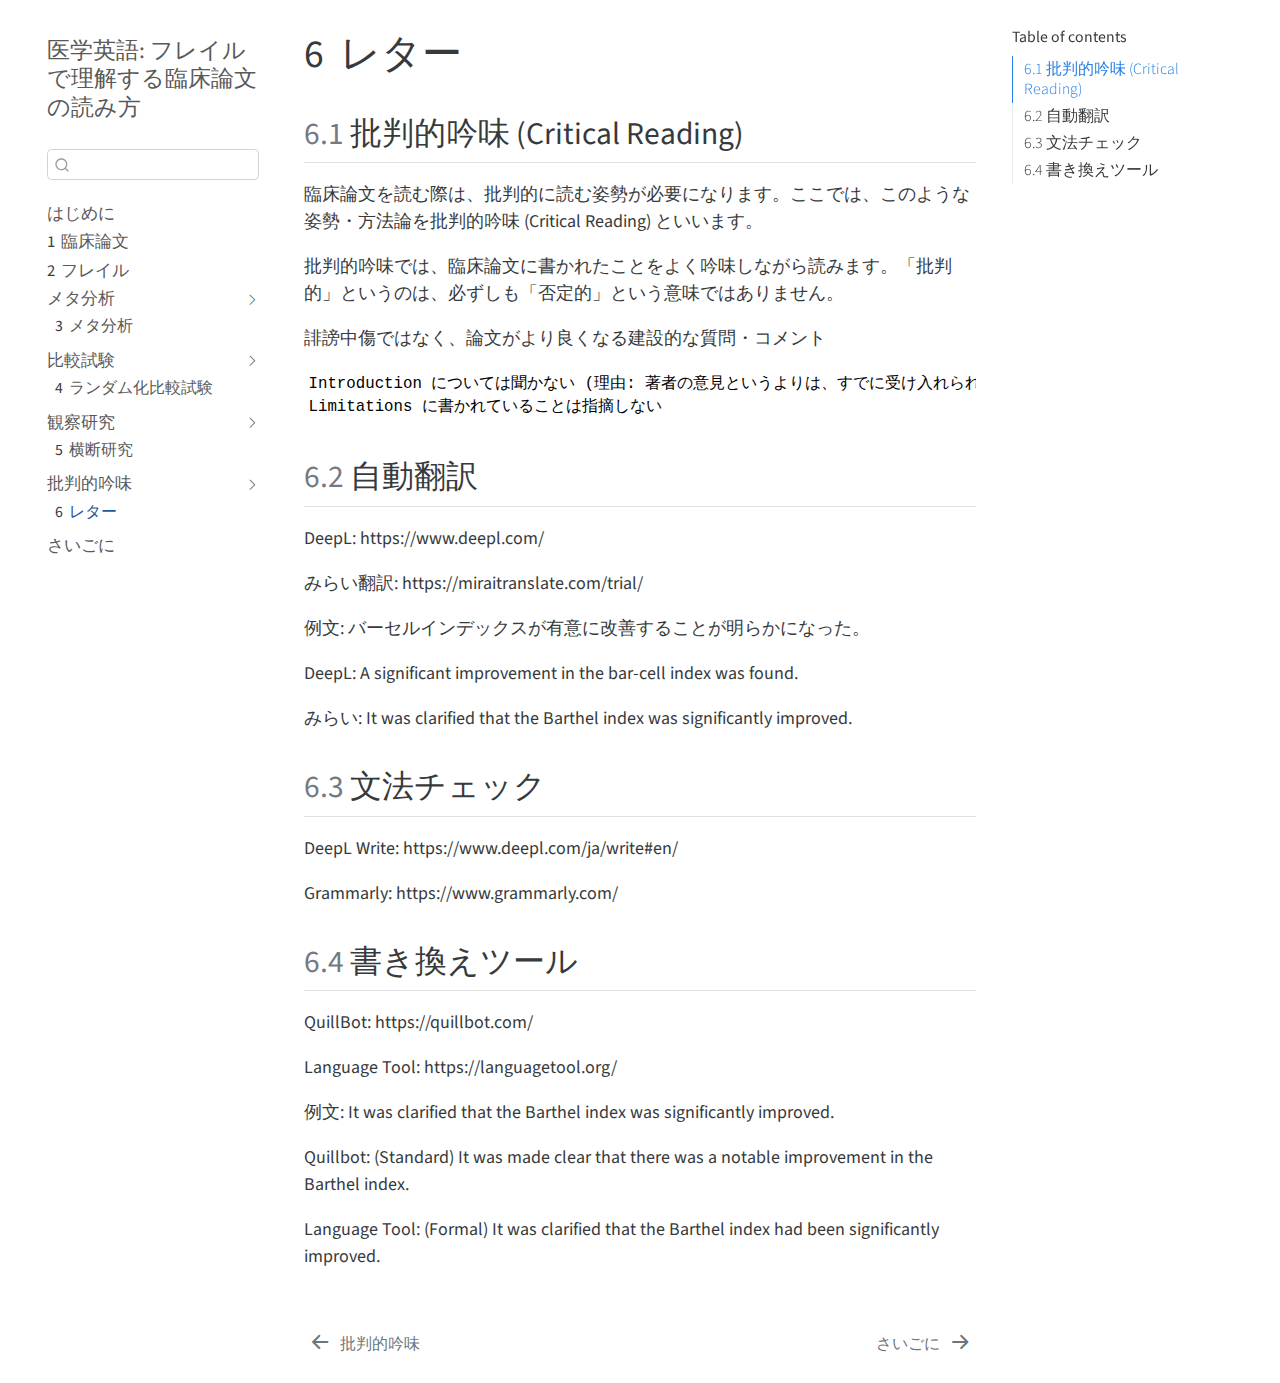
<file: docs/letter.html>
<!DOCTYPE html>
<html xmlns="http://www.w3.org/1999/xhtml" lang="en" xml:lang="en"><head>

<meta charset="utf-8">
<meta name="generator" content="quarto-1.2.335">

<meta name="viewport" content="width=device-width, initial-scale=1.0, user-scalable=yes">


<title>医学英語: フレイルで理解する臨床論文の読み方 - 6&nbsp; レター</title>
<style>
code{white-space: pre-wrap;}
span.smallcaps{font-variant: small-caps;}
div.columns{display: flex; gap: min(4vw, 1.5em);}
div.column{flex: auto; overflow-x: auto;}
div.hanging-indent{margin-left: 1.5em; text-indent: -1.5em;}
ul.task-list{list-style: none;}
ul.task-list li input[type="checkbox"] {
  width: 0.8em;
  margin: 0 0.8em 0.2em -1.6em;
  vertical-align: middle;
}
</style>


<script src="site_libs/quarto-nav/quarto-nav.js"></script>
<script src="site_libs/quarto-nav/headroom.min.js"></script>
<script src="site_libs/clipboard/clipboard.min.js"></script>
<script src="site_libs/quarto-search/autocomplete.umd.js"></script>
<script src="site_libs/quarto-search/fuse.min.js"></script>
<script src="site_libs/quarto-search/quarto-search.js"></script>
<meta name="quarto:offset" content="./">
<link href="./summary.html" rel="next">
<link href="./critical.html" rel="prev">
<script src="site_libs/quarto-html/quarto.js"></script>
<script src="site_libs/quarto-html/popper.min.js"></script>
<script src="site_libs/quarto-html/tippy.umd.min.js"></script>
<script src="site_libs/quarto-html/anchor.min.js"></script>
<link href="site_libs/quarto-html/tippy.css" rel="stylesheet">
<link href="site_libs/quarto-html/quarto-syntax-highlighting.css" rel="stylesheet" id="quarto-text-highlighting-styles">
<script src="site_libs/bootstrap/bootstrap.min.js"></script>
<link href="site_libs/bootstrap/bootstrap-icons.css" rel="stylesheet">
<link href="site_libs/bootstrap/bootstrap.min.css" rel="stylesheet" id="quarto-bootstrap" data-mode="light">
<script id="quarto-search-options" type="application/json">{
  "location": "sidebar",
  "copy-button": false,
  "collapse-after": 3,
  "panel-placement": "start",
  "type": "textbox",
  "limit": 20,
  "language": {
    "search-no-results-text": "No results",
    "search-matching-documents-text": "matching documents",
    "search-copy-link-title": "Copy link to search",
    "search-hide-matches-text": "Hide additional matches",
    "search-more-match-text": "more match in this document",
    "search-more-matches-text": "more matches in this document",
    "search-clear-button-title": "Clear",
    "search-detached-cancel-button-title": "Cancel",
    "search-submit-button-title": "Submit"
  }
}</script>


<link rel="stylesheet" href="style.css">
</head>

<body class="nav-sidebar floating">

<div id="quarto-search-results"></div>
  <header id="quarto-header" class="headroom fixed-top">
  <nav class="quarto-secondary-nav" data-bs-toggle="collapse" data-bs-target="#quarto-sidebar" aria-controls="quarto-sidebar" aria-expanded="false" aria-label="Toggle sidebar navigation" onclick="if (window.quartoToggleHeadroom) { window.quartoToggleHeadroom(); }">
    <div class="container-fluid d-flex justify-content-between">
      <h1 class="quarto-secondary-nav-title"><span class="chapter-number">6</span>&nbsp; <span class="chapter-title">レター</span></h1>
      <button type="button" class="quarto-btn-toggle btn" aria-label="Show secondary navigation">
        <i class="bi bi-chevron-right"></i>
      </button>
    </div>
  </nav>
</header>
<!-- content -->
<div id="quarto-content" class="quarto-container page-columns page-rows-contents page-layout-article">
<!-- sidebar -->
  <nav id="quarto-sidebar" class="sidebar collapse sidebar-navigation floating overflow-auto">
    <div class="pt-lg-2 mt-2 text-left sidebar-header">
    <div class="sidebar-title mb-0 py-0">
      <a href="./">医学英語: フレイルで理解する臨床論文の読み方</a> 
    </div>
      </div>
      <div class="mt-2 flex-shrink-0 align-items-center">
        <div class="sidebar-search">
        <div id="quarto-search" class="" title="Search"></div>
        </div>
      </div>
    <div class="sidebar-menu-container"> 
    <ul class="list-unstyled mt-1">
        <li class="sidebar-item">
  <div class="sidebar-item-container"> 
  <a href="./index.html" class="sidebar-item-text sidebar-link">はじめに</a>
  </div>
</li>
        <li class="sidebar-item">
  <div class="sidebar-item-container"> 
  <a href="./design.html" class="sidebar-item-text sidebar-link"><span class="chapter-number">1</span>&nbsp; <span class="chapter-title">臨床論文</span></a>
  </div>
</li>
        <li class="sidebar-item">
  <div class="sidebar-item-container"> 
  <a href="./frailty.html" class="sidebar-item-text sidebar-link"><span class="chapter-number">2</span>&nbsp; <span class="chapter-title">フレイル</span></a>
  </div>
</li>
        <li class="sidebar-item sidebar-item-section">
      <div class="sidebar-item-container"> 
            <a href="./meta.html" class="sidebar-item-text sidebar-link">メタ分析</a>
          <a class="sidebar-item-toggle text-start" data-bs-toggle="collapse" data-bs-target="#quarto-sidebar-section-1" aria-expanded="true">
            <i class="bi bi-chevron-right ms-2"></i>
          </a> 
      </div>
      <ul id="quarto-sidebar-section-1" class="collapse list-unstyled sidebar-section depth1 show">  
          <li class="sidebar-item">
  <div class="sidebar-item-container"> 
  <a href="./meta_intro.html" class="sidebar-item-text sidebar-link"><span class="chapter-number">3</span>&nbsp; <span class="chapter-title">メタ分析</span></a>
  </div>
</li>
      </ul>
  </li>
        <li class="sidebar-item sidebar-item-section">
      <div class="sidebar-item-container"> 
            <a href="./ct.html" class="sidebar-item-text sidebar-link">比較試験</a>
          <a class="sidebar-item-toggle text-start" data-bs-toggle="collapse" data-bs-target="#quarto-sidebar-section-2" aria-expanded="true">
            <i class="bi bi-chevron-right ms-2"></i>
          </a> 
      </div>
      <ul id="quarto-sidebar-section-2" class="collapse list-unstyled sidebar-section depth1 show">  
          <li class="sidebar-item">
  <div class="sidebar-item-container"> 
  <a href="./rct_intro.html" class="sidebar-item-text sidebar-link"><span class="chapter-number">4</span>&nbsp; <span class="chapter-title">ランダム化比較試験</span></a>
  </div>
</li>
      </ul>
  </li>
        <li class="sidebar-item sidebar-item-section">
      <div class="sidebar-item-container"> 
            <a href="./observation.html" class="sidebar-item-text sidebar-link">観察研究</a>
          <a class="sidebar-item-toggle text-start" data-bs-toggle="collapse" data-bs-target="#quarto-sidebar-section-3" aria-expanded="true">
            <i class="bi bi-chevron-right ms-2"></i>
          </a> 
      </div>
      <ul id="quarto-sidebar-section-3" class="collapse list-unstyled sidebar-section depth1 show">  
          <li class="sidebar-item">
  <div class="sidebar-item-container"> 
  <a href="./crosssectional_intro.html" class="sidebar-item-text sidebar-link"><span class="chapter-number">5</span>&nbsp; <span class="chapter-title">横断研究</span></a>
  </div>
</li>
      </ul>
  </li>
        <li class="sidebar-item sidebar-item-section">
      <div class="sidebar-item-container"> 
            <a href="./critical.html" class="sidebar-item-text sidebar-link">批判的吟味</a>
          <a class="sidebar-item-toggle text-start" data-bs-toggle="collapse" data-bs-target="#quarto-sidebar-section-4" aria-expanded="true">
            <i class="bi bi-chevron-right ms-2"></i>
          </a> 
      </div>
      <ul id="quarto-sidebar-section-4" class="collapse list-unstyled sidebar-section depth1 show">  
          <li class="sidebar-item">
  <div class="sidebar-item-container"> 
  <a href="./letter.html" class="sidebar-item-text sidebar-link active"><span class="chapter-number">6</span>&nbsp; <span class="chapter-title">レター</span></a>
  </div>
</li>
      </ul>
  </li>
        <li class="sidebar-item">
  <div class="sidebar-item-container"> 
  <a href="./summary.html" class="sidebar-item-text sidebar-link">さいごに</a>
  </div>
</li>
    </ul>
    </div>
</nav>
<!-- margin-sidebar -->
    <div id="quarto-margin-sidebar" class="sidebar margin-sidebar">
        <nav id="TOC" role="doc-toc" class="toc-active">
    <h2 id="toc-title">Table of contents</h2>
   
  <ul>
  <li><a href="#批判的吟味-critical-reading" id="toc-批判的吟味-critical-reading" class="nav-link active" data-scroll-target="#批判的吟味-critical-reading"><span class="toc-section-number">6.1</span>  批判的吟味 (Critical Reading)</a></li>
  <li><a href="#自動翻訳" id="toc-自動翻訳" class="nav-link" data-scroll-target="#自動翻訳"><span class="toc-section-number">6.2</span>  自動翻訳</a></li>
  <li><a href="#文法チェック" id="toc-文法チェック" class="nav-link" data-scroll-target="#文法チェック"><span class="toc-section-number">6.3</span>  文法チェック</a></li>
  <li><a href="#書き換えツール" id="toc-書き換えツール" class="nav-link" data-scroll-target="#書き換えツール"><span class="toc-section-number">6.4</span>  書き換えツール</a></li>
  </ul>
</nav>
    </div>
<!-- main -->
<main class="content" id="quarto-document-content">

<header id="title-block-header" class="quarto-title-block default">
<div class="quarto-title">
<h1 class="title"><span id="critical-letter" class="quarto-section-identifier d-none d-lg-block"><span class="chapter-number">6</span>&nbsp; <span class="chapter-title">レター</span></span></h1>
</div>



<div class="quarto-title-meta">

    
  
    
  </div>
  

</header>

<section id="批判的吟味-critical-reading" class="level2" data-number="6.1">
<h2 data-number="6.1" class="anchored" data-anchor-id="批判的吟味-critical-reading"><span class="header-section-number">6.1</span> 批判的吟味 (Critical Reading)</h2>
<p>臨床論文を読む際は、批判的に読む姿勢が必要になります。ここでは、このような姿勢・方法論を批判的吟味 (Critical Reading) といいます。</p>
<p>批判的吟味では、臨床論文に書かれたことをよく吟味しながら読みます。「批判的」というのは、必ずしも「否定的」という意味ではありません。</p>
<p>誹謗中傷ではなく、論文がより良くなる建設的な質問・コメント</p>
<pre><code>Introduction については聞かない (理由: 著者の意見というよりは、すでに受け入れられている他者の論文)
Limitations に書かれていることは指摘しない</code></pre>
</section>
<section id="自動翻訳" class="level2" data-number="6.2">
<h2 data-number="6.2" class="anchored" data-anchor-id="自動翻訳"><span class="header-section-number">6.2</span> 自動翻訳</h2>
<p>DeepL: https://www.deepl.com/</p>
<p>みらい翻訳: https://miraitranslate.com/trial/</p>
<p>例文: バーセルインデックスが有意に改善することが明らかになった。</p>
<p>DeepL: A significant improvement in the bar-cell index was found.</p>
<p>みらい: It was clarified that the Barthel index was significantly improved.</p>
</section>
<section id="文法チェック" class="level2" data-number="6.3">
<h2 data-number="6.3" class="anchored" data-anchor-id="文法チェック"><span class="header-section-number">6.3</span> 文法チェック</h2>
<p>DeepL Write: https://www.deepl.com/ja/write#en/</p>
<p>Grammarly: https://www.grammarly.com/</p>
</section>
<section id="書き換えツール" class="level2" data-number="6.4">
<h2 data-number="6.4" class="anchored" data-anchor-id="書き換えツール"><span class="header-section-number">6.4</span> 書き換えツール</h2>
<p>QuillBot: https://quillbot.com/</p>
<p>Language Tool: https://languagetool.org/</p>
<p>例文: It was clarified that the Barthel index was significantly improved.</p>
<p>Quillbot: (Standard) It was made clear that there was a notable improvement in the Barthel index.</p>
<p>Language Tool: (Formal) It was clarified that the Barthel index had been significantly improved.</p>


</section>

</main> <!-- /main -->
<script id="quarto-html-after-body" type="application/javascript">
window.document.addEventListener("DOMContentLoaded", function (event) {
  const toggleBodyColorMode = (bsSheetEl) => {
    const mode = bsSheetEl.getAttribute("data-mode");
    const bodyEl = window.document.querySelector("body");
    if (mode === "dark") {
      bodyEl.classList.add("quarto-dark");
      bodyEl.classList.remove("quarto-light");
    } else {
      bodyEl.classList.add("quarto-light");
      bodyEl.classList.remove("quarto-dark");
    }
  }
  const toggleBodyColorPrimary = () => {
    const bsSheetEl = window.document.querySelector("link#quarto-bootstrap");
    if (bsSheetEl) {
      toggleBodyColorMode(bsSheetEl);
    }
  }
  toggleBodyColorPrimary();  
  const icon = "";
  const anchorJS = new window.AnchorJS();
  anchorJS.options = {
    placement: 'right',
    icon: icon
  };
  anchorJS.add('.anchored');
  const clipboard = new window.ClipboardJS('.code-copy-button', {
    target: function(trigger) {
      return trigger.previousElementSibling;
    }
  });
  clipboard.on('success', function(e) {
    // button target
    const button = e.trigger;
    // don't keep focus
    button.blur();
    // flash "checked"
    button.classList.add('code-copy-button-checked');
    var currentTitle = button.getAttribute("title");
    button.setAttribute("title", "Copied!");
    let tooltip;
    if (window.bootstrap) {
      button.setAttribute("data-bs-toggle", "tooltip");
      button.setAttribute("data-bs-placement", "left");
      button.setAttribute("data-bs-title", "Copied!");
      tooltip = new bootstrap.Tooltip(button, 
        { trigger: "manual", 
          customClass: "code-copy-button-tooltip",
          offset: [0, -8]});
      tooltip.show();    
    }
    setTimeout(function() {
      if (tooltip) {
        tooltip.hide();
        button.removeAttribute("data-bs-title");
        button.removeAttribute("data-bs-toggle");
        button.removeAttribute("data-bs-placement");
      }
      button.setAttribute("title", currentTitle);
      button.classList.remove('code-copy-button-checked');
    }, 1000);
    // clear code selection
    e.clearSelection();
  });
  function tippyHover(el, contentFn) {
    const config = {
      allowHTML: true,
      content: contentFn,
      maxWidth: 500,
      delay: 100,
      arrow: false,
      appendTo: function(el) {
          return el.parentElement;
      },
      interactive: true,
      interactiveBorder: 10,
      theme: 'quarto',
      placement: 'bottom-start'
    };
    window.tippy(el, config); 
  }
  const noterefs = window.document.querySelectorAll('a[role="doc-noteref"]');
  for (var i=0; i<noterefs.length; i++) {
    const ref = noterefs[i];
    tippyHover(ref, function() {
      // use id or data attribute instead here
      let href = ref.getAttribute('data-footnote-href') || ref.getAttribute('href');
      try { href = new URL(href).hash; } catch {}
      const id = href.replace(/^#\/?/, "");
      const note = window.document.getElementById(id);
      return note.innerHTML;
    });
  }
  const findCites = (el) => {
    const parentEl = el.parentElement;
    if (parentEl) {
      const cites = parentEl.dataset.cites;
      if (cites) {
        return {
          el,
          cites: cites.split(' ')
        };
      } else {
        return findCites(el.parentElement)
      }
    } else {
      return undefined;
    }
  };
  var bibliorefs = window.document.querySelectorAll('a[role="doc-biblioref"]');
  for (var i=0; i<bibliorefs.length; i++) {
    const ref = bibliorefs[i];
    const citeInfo = findCites(ref);
    if (citeInfo) {
      tippyHover(citeInfo.el, function() {
        var popup = window.document.createElement('div');
        citeInfo.cites.forEach(function(cite) {
          var citeDiv = window.document.createElement('div');
          citeDiv.classList.add('hanging-indent');
          citeDiv.classList.add('csl-entry');
          var biblioDiv = window.document.getElementById('ref-' + cite);
          if (biblioDiv) {
            citeDiv.innerHTML = biblioDiv.innerHTML;
          }
          popup.appendChild(citeDiv);
        });
        return popup.innerHTML;
      });
    }
  }
});
</script>
<nav class="page-navigation">
  <div class="nav-page nav-page-previous">
      <a href="./critical.html" class="pagination-link">
        <i class="bi bi-arrow-left-short"></i> <span class="nav-page-text">批判的吟味</span>
      </a>          
  </div>
  <div class="nav-page nav-page-next">
      <a href="./summary.html" class="pagination-link">
        <span class="nav-page-text">さいごに</span> <i class="bi bi-arrow-right-short"></i>
      </a>
  </div>
</nav>
</div> <!-- /content -->



</body></html>
</file>
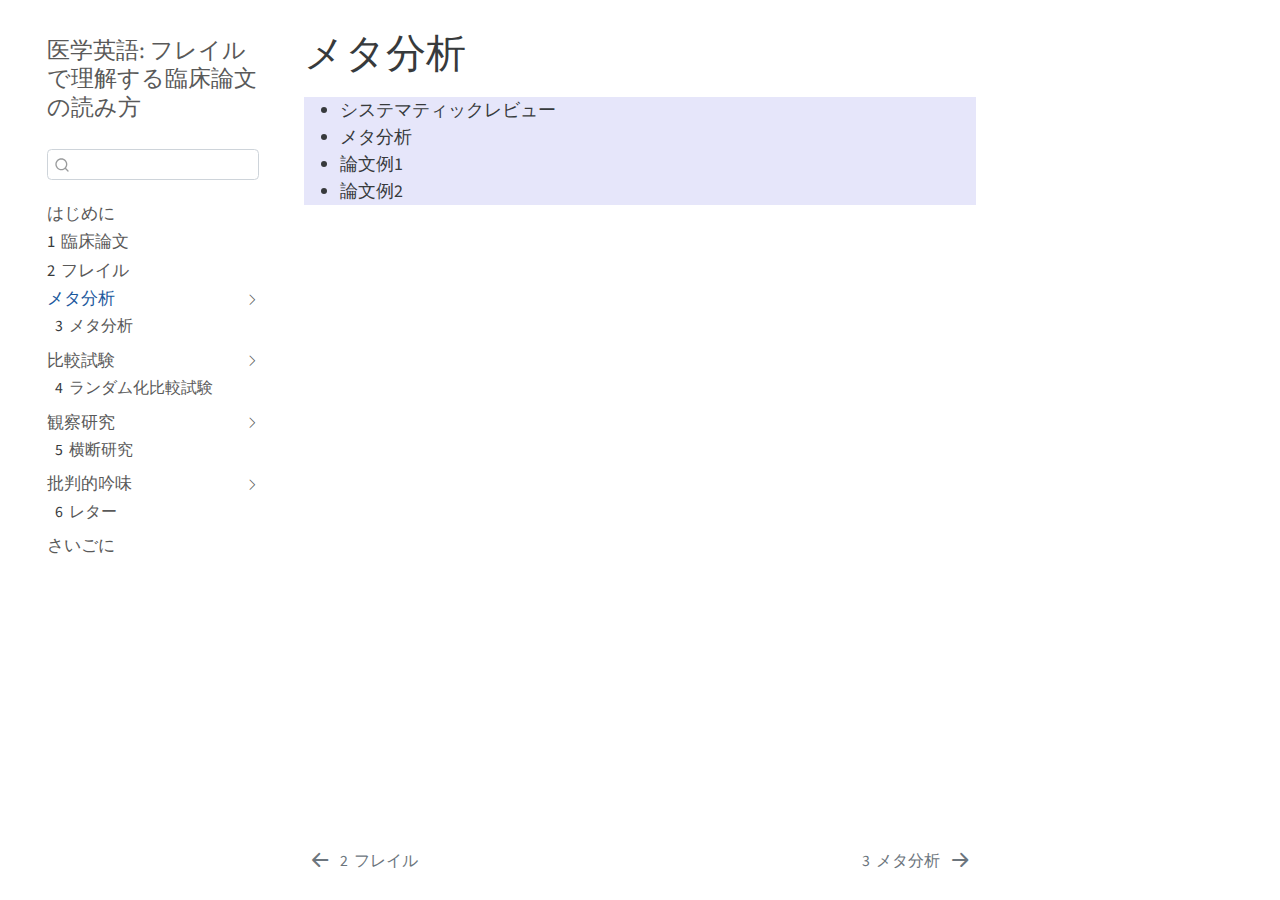
<file: docs/meta.html>
<!DOCTYPE html>
<html xmlns="http://www.w3.org/1999/xhtml" lang="en" xml:lang="en"><head>

<meta charset="utf-8">
<meta name="generator" content="quarto-1.2.335">

<meta name="viewport" content="width=device-width, initial-scale=1.0, user-scalable=yes">


<title>医学英語: フレイルで理解する臨床論文の読み方 - メタ分析</title>
<style>
code{white-space: pre-wrap;}
span.smallcaps{font-variant: small-caps;}
div.columns{display: flex; gap: min(4vw, 1.5em);}
div.column{flex: auto; overflow-x: auto;}
div.hanging-indent{margin-left: 1.5em; text-indent: -1.5em;}
ul.task-list{list-style: none;}
ul.task-list li input[type="checkbox"] {
  width: 0.8em;
  margin: 0 0.8em 0.2em -1.6em;
  vertical-align: middle;
}
</style>


<script src="site_libs/quarto-nav/quarto-nav.js"></script>
<script src="site_libs/quarto-nav/headroom.min.js"></script>
<script src="site_libs/clipboard/clipboard.min.js"></script>
<script src="site_libs/quarto-search/autocomplete.umd.js"></script>
<script src="site_libs/quarto-search/fuse.min.js"></script>
<script src="site_libs/quarto-search/quarto-search.js"></script>
<meta name="quarto:offset" content="./">
<link href="./meta_intro.html" rel="next">
<link href="./frailty.html" rel="prev">
<script src="site_libs/quarto-html/quarto.js"></script>
<script src="site_libs/quarto-html/popper.min.js"></script>
<script src="site_libs/quarto-html/tippy.umd.min.js"></script>
<script src="site_libs/quarto-html/anchor.min.js"></script>
<link href="site_libs/quarto-html/tippy.css" rel="stylesheet">
<link href="site_libs/quarto-html/quarto-syntax-highlighting.css" rel="stylesheet" id="quarto-text-highlighting-styles">
<script src="site_libs/bootstrap/bootstrap.min.js"></script>
<link href="site_libs/bootstrap/bootstrap-icons.css" rel="stylesheet">
<link href="site_libs/bootstrap/bootstrap.min.css" rel="stylesheet" id="quarto-bootstrap" data-mode="light">
<script id="quarto-search-options" type="application/json">{
  "location": "sidebar",
  "copy-button": false,
  "collapse-after": 3,
  "panel-placement": "start",
  "type": "textbox",
  "limit": 20,
  "language": {
    "search-no-results-text": "No results",
    "search-matching-documents-text": "matching documents",
    "search-copy-link-title": "Copy link to search",
    "search-hide-matches-text": "Hide additional matches",
    "search-more-match-text": "more match in this document",
    "search-more-matches-text": "more matches in this document",
    "search-clear-button-title": "Clear",
    "search-detached-cancel-button-title": "Cancel",
    "search-submit-button-title": "Submit"
  }
}</script>


<link rel="stylesheet" href="style.css">
</head>

<body class="nav-sidebar floating">

<div id="quarto-search-results"></div>
  <header id="quarto-header" class="headroom fixed-top">
  <nav class="quarto-secondary-nav" data-bs-toggle="collapse" data-bs-target="#quarto-sidebar" aria-controls="quarto-sidebar" aria-expanded="false" aria-label="Toggle sidebar navigation" onclick="if (window.quartoToggleHeadroom) { window.quartoToggleHeadroom(); }">
    <div class="container-fluid d-flex justify-content-between">
      <h1 class="quarto-secondary-nav-title">メタ分析</h1>
      <button type="button" class="quarto-btn-toggle btn" aria-label="Show secondary navigation">
        <i class="bi bi-chevron-right"></i>
      </button>
    </div>
  </nav>
</header>
<!-- content -->
<div id="quarto-content" class="quarto-container page-columns page-rows-contents page-layout-article">
<!-- sidebar -->
  <nav id="quarto-sidebar" class="sidebar collapse sidebar-navigation floating overflow-auto">
    <div class="pt-lg-2 mt-2 text-left sidebar-header">
    <div class="sidebar-title mb-0 py-0">
      <a href="./">医学英語: フレイルで理解する臨床論文の読み方</a> 
    </div>
      </div>
      <div class="mt-2 flex-shrink-0 align-items-center">
        <div class="sidebar-search">
        <div id="quarto-search" class="" title="Search"></div>
        </div>
      </div>
    <div class="sidebar-menu-container"> 
    <ul class="list-unstyled mt-1">
        <li class="sidebar-item">
  <div class="sidebar-item-container"> 
  <a href="./index.html" class="sidebar-item-text sidebar-link">はじめに</a>
  </div>
</li>
        <li class="sidebar-item">
  <div class="sidebar-item-container"> 
  <a href="./design.html" class="sidebar-item-text sidebar-link"><span class="chapter-number">1</span>&nbsp; <span class="chapter-title">臨床論文</span></a>
  </div>
</li>
        <li class="sidebar-item">
  <div class="sidebar-item-container"> 
  <a href="./frailty.html" class="sidebar-item-text sidebar-link"><span class="chapter-number">2</span>&nbsp; <span class="chapter-title">フレイル</span></a>
  </div>
</li>
        <li class="sidebar-item sidebar-item-section">
      <div class="sidebar-item-container"> 
            <a href="./meta.html" class="sidebar-item-text sidebar-link active">メタ分析</a>
          <a class="sidebar-item-toggle text-start" data-bs-toggle="collapse" data-bs-target="#quarto-sidebar-section-1" aria-expanded="true">
            <i class="bi bi-chevron-right ms-2"></i>
          </a> 
      </div>
      <ul id="quarto-sidebar-section-1" class="collapse list-unstyled sidebar-section depth1 show">  
          <li class="sidebar-item">
  <div class="sidebar-item-container"> 
  <a href="./meta_intro.html" class="sidebar-item-text sidebar-link"><span class="chapter-number">3</span>&nbsp; <span class="chapter-title">メタ分析</span></a>
  </div>
</li>
      </ul>
  </li>
        <li class="sidebar-item sidebar-item-section">
      <div class="sidebar-item-container"> 
            <a href="./ct.html" class="sidebar-item-text sidebar-link">比較試験</a>
          <a class="sidebar-item-toggle text-start" data-bs-toggle="collapse" data-bs-target="#quarto-sidebar-section-2" aria-expanded="true">
            <i class="bi bi-chevron-right ms-2"></i>
          </a> 
      </div>
      <ul id="quarto-sidebar-section-2" class="collapse list-unstyled sidebar-section depth1 show">  
          <li class="sidebar-item">
  <div class="sidebar-item-container"> 
  <a href="./rct_intro.html" class="sidebar-item-text sidebar-link"><span class="chapter-number">4</span>&nbsp; <span class="chapter-title">ランダム化比較試験</span></a>
  </div>
</li>
      </ul>
  </li>
        <li class="sidebar-item sidebar-item-section">
      <div class="sidebar-item-container"> 
            <a href="./observation.html" class="sidebar-item-text sidebar-link">観察研究</a>
          <a class="sidebar-item-toggle text-start" data-bs-toggle="collapse" data-bs-target="#quarto-sidebar-section-3" aria-expanded="true">
            <i class="bi bi-chevron-right ms-2"></i>
          </a> 
      </div>
      <ul id="quarto-sidebar-section-3" class="collapse list-unstyled sidebar-section depth1 show">  
          <li class="sidebar-item">
  <div class="sidebar-item-container"> 
  <a href="./crosssectional_intro.html" class="sidebar-item-text sidebar-link"><span class="chapter-number">5</span>&nbsp; <span class="chapter-title">横断研究</span></a>
  </div>
</li>
      </ul>
  </li>
        <li class="sidebar-item sidebar-item-section">
      <div class="sidebar-item-container"> 
            <a href="./critical.html" class="sidebar-item-text sidebar-link">批判的吟味</a>
          <a class="sidebar-item-toggle text-start" data-bs-toggle="collapse" data-bs-target="#quarto-sidebar-section-4" aria-expanded="true">
            <i class="bi bi-chevron-right ms-2"></i>
          </a> 
      </div>
      <ul id="quarto-sidebar-section-4" class="collapse list-unstyled sidebar-section depth1 show">  
          <li class="sidebar-item">
  <div class="sidebar-item-container"> 
  <a href="./letter.html" class="sidebar-item-text sidebar-link"><span class="chapter-number">6</span>&nbsp; <span class="chapter-title">レター</span></a>
  </div>
</li>
      </ul>
  </li>
        <li class="sidebar-item">
  <div class="sidebar-item-container"> 
  <a href="./summary.html" class="sidebar-item-text sidebar-link">さいごに</a>
  </div>
</li>
    </ul>
    </div>
</nav>
<!-- margin-sidebar -->
    <div id="quarto-margin-sidebar" class="sidebar margin-sidebar">
        
    </div>
<!-- main -->
<main class="content" id="quarto-document-content">

<header id="title-block-header" class="quarto-title-block default">
<div class="quarto-title">
<h1 class="title"><span id="meta" class="quarto-section-identifier d-none d-lg-block">メタ分析</span></h1>
</div>



<div class="quarto-title-meta">

    
  
    
  </div>
  

</header>

<div style="background:#E6E6FA;">
<ul>
<li>システマティックレビュー</li>
<li>メタ分析</li>
<li>論文例1</li>
<li>論文例2</li>
</ul>
</div>



</main> <!-- /main -->
<script id="quarto-html-after-body" type="application/javascript">
window.document.addEventListener("DOMContentLoaded", function (event) {
  const toggleBodyColorMode = (bsSheetEl) => {
    const mode = bsSheetEl.getAttribute("data-mode");
    const bodyEl = window.document.querySelector("body");
    if (mode === "dark") {
      bodyEl.classList.add("quarto-dark");
      bodyEl.classList.remove("quarto-light");
    } else {
      bodyEl.classList.add("quarto-light");
      bodyEl.classList.remove("quarto-dark");
    }
  }
  const toggleBodyColorPrimary = () => {
    const bsSheetEl = window.document.querySelector("link#quarto-bootstrap");
    if (bsSheetEl) {
      toggleBodyColorMode(bsSheetEl);
    }
  }
  toggleBodyColorPrimary();  
  const icon = "";
  const anchorJS = new window.AnchorJS();
  anchorJS.options = {
    placement: 'right',
    icon: icon
  };
  anchorJS.add('.anchored');
  const clipboard = new window.ClipboardJS('.code-copy-button', {
    target: function(trigger) {
      return trigger.previousElementSibling;
    }
  });
  clipboard.on('success', function(e) {
    // button target
    const button = e.trigger;
    // don't keep focus
    button.blur();
    // flash "checked"
    button.classList.add('code-copy-button-checked');
    var currentTitle = button.getAttribute("title");
    button.setAttribute("title", "Copied!");
    let tooltip;
    if (window.bootstrap) {
      button.setAttribute("data-bs-toggle", "tooltip");
      button.setAttribute("data-bs-placement", "left");
      button.setAttribute("data-bs-title", "Copied!");
      tooltip = new bootstrap.Tooltip(button, 
        { trigger: "manual", 
          customClass: "code-copy-button-tooltip",
          offset: [0, -8]});
      tooltip.show();    
    }
    setTimeout(function() {
      if (tooltip) {
        tooltip.hide();
        button.removeAttribute("data-bs-title");
        button.removeAttribute("data-bs-toggle");
        button.removeAttribute("data-bs-placement");
      }
      button.setAttribute("title", currentTitle);
      button.classList.remove('code-copy-button-checked');
    }, 1000);
    // clear code selection
    e.clearSelection();
  });
  function tippyHover(el, contentFn) {
    const config = {
      allowHTML: true,
      content: contentFn,
      maxWidth: 500,
      delay: 100,
      arrow: false,
      appendTo: function(el) {
          return el.parentElement;
      },
      interactive: true,
      interactiveBorder: 10,
      theme: 'quarto',
      placement: 'bottom-start'
    };
    window.tippy(el, config); 
  }
  const noterefs = window.document.querySelectorAll('a[role="doc-noteref"]');
  for (var i=0; i<noterefs.length; i++) {
    const ref = noterefs[i];
    tippyHover(ref, function() {
      // use id or data attribute instead here
      let href = ref.getAttribute('data-footnote-href') || ref.getAttribute('href');
      try { href = new URL(href).hash; } catch {}
      const id = href.replace(/^#\/?/, "");
      const note = window.document.getElementById(id);
      return note.innerHTML;
    });
  }
  const findCites = (el) => {
    const parentEl = el.parentElement;
    if (parentEl) {
      const cites = parentEl.dataset.cites;
      if (cites) {
        return {
          el,
          cites: cites.split(' ')
        };
      } else {
        return findCites(el.parentElement)
      }
    } else {
      return undefined;
    }
  };
  var bibliorefs = window.document.querySelectorAll('a[role="doc-biblioref"]');
  for (var i=0; i<bibliorefs.length; i++) {
    const ref = bibliorefs[i];
    const citeInfo = findCites(ref);
    if (citeInfo) {
      tippyHover(citeInfo.el, function() {
        var popup = window.document.createElement('div');
        citeInfo.cites.forEach(function(cite) {
          var citeDiv = window.document.createElement('div');
          citeDiv.classList.add('hanging-indent');
          citeDiv.classList.add('csl-entry');
          var biblioDiv = window.document.getElementById('ref-' + cite);
          if (biblioDiv) {
            citeDiv.innerHTML = biblioDiv.innerHTML;
          }
          popup.appendChild(citeDiv);
        });
        return popup.innerHTML;
      });
    }
  }
});
</script>
<nav class="page-navigation">
  <div class="nav-page nav-page-previous">
      <a href="./frailty.html" class="pagination-link">
        <i class="bi bi-arrow-left-short"></i> <span class="nav-page-text"><span class="chapter-number">2</span>&nbsp; <span class="chapter-title">フレイル</span></span>
      </a>          
  </div>
  <div class="nav-page nav-page-next">
      <a href="./meta_intro.html" class="pagination-link">
        <span class="nav-page-text"><span class="chapter-number">3</span>&nbsp; <span class="chapter-title">メタ分析</span></span> <i class="bi bi-arrow-right-short"></i>
      </a>
  </div>
</nav>
</div> <!-- /content -->



</body></html>
</file>
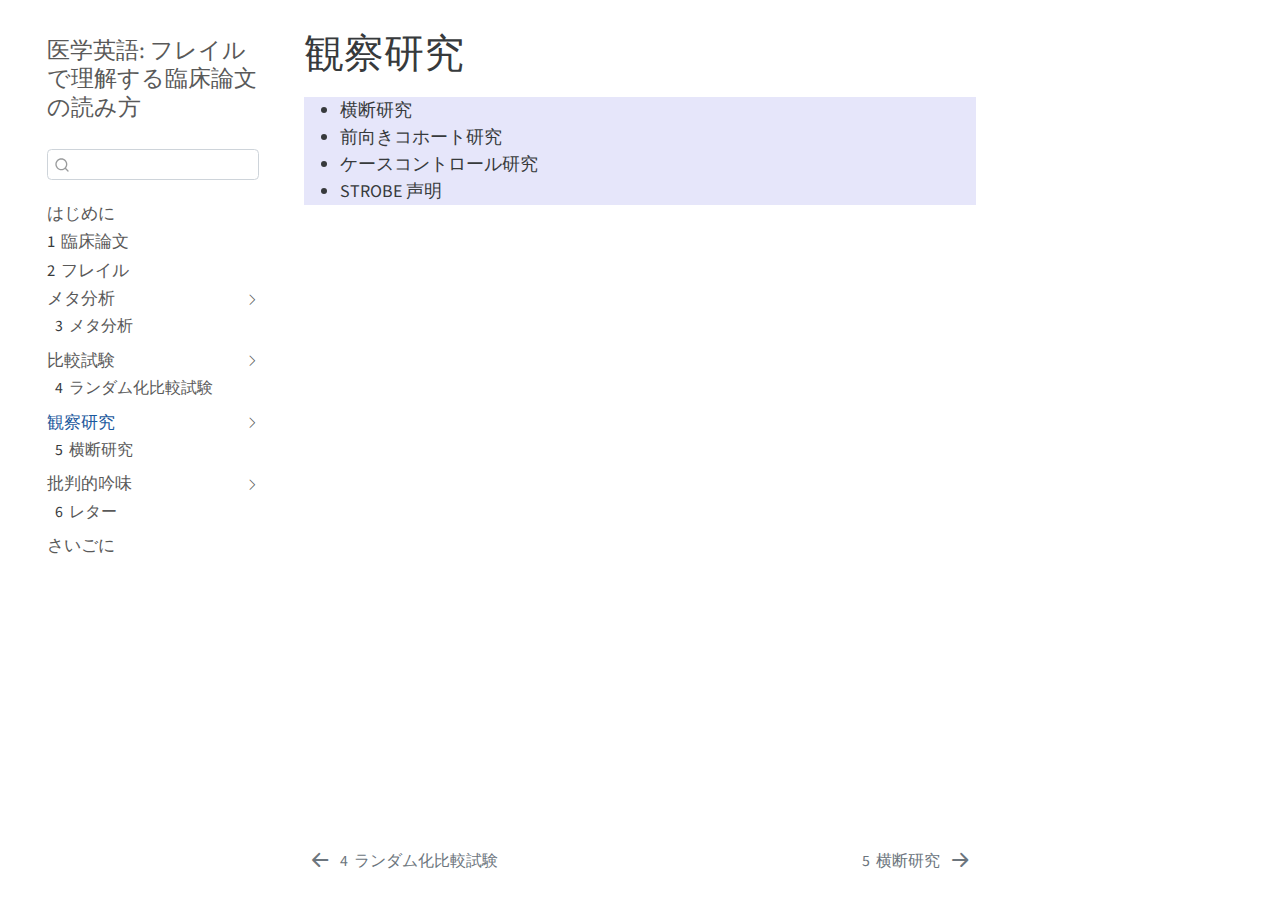
<file: docs/observation.html>
<!DOCTYPE html>
<html xmlns="http://www.w3.org/1999/xhtml" lang="en" xml:lang="en"><head>

<meta charset="utf-8">
<meta name="generator" content="quarto-1.2.335">

<meta name="viewport" content="width=device-width, initial-scale=1.0, user-scalable=yes">


<title>医学英語: フレイルで理解する臨床論文の読み方 - 観察研究</title>
<style>
code{white-space: pre-wrap;}
span.smallcaps{font-variant: small-caps;}
div.columns{display: flex; gap: min(4vw, 1.5em);}
div.column{flex: auto; overflow-x: auto;}
div.hanging-indent{margin-left: 1.5em; text-indent: -1.5em;}
ul.task-list{list-style: none;}
ul.task-list li input[type="checkbox"] {
  width: 0.8em;
  margin: 0 0.8em 0.2em -1.6em;
  vertical-align: middle;
}
</style>


<script src="site_libs/quarto-nav/quarto-nav.js"></script>
<script src="site_libs/quarto-nav/headroom.min.js"></script>
<script src="site_libs/clipboard/clipboard.min.js"></script>
<script src="site_libs/quarto-search/autocomplete.umd.js"></script>
<script src="site_libs/quarto-search/fuse.min.js"></script>
<script src="site_libs/quarto-search/quarto-search.js"></script>
<meta name="quarto:offset" content="./">
<link href="./crosssectional_intro.html" rel="next">
<link href="./rct_intro.html" rel="prev">
<script src="site_libs/quarto-html/quarto.js"></script>
<script src="site_libs/quarto-html/popper.min.js"></script>
<script src="site_libs/quarto-html/tippy.umd.min.js"></script>
<script src="site_libs/quarto-html/anchor.min.js"></script>
<link href="site_libs/quarto-html/tippy.css" rel="stylesheet">
<link href="site_libs/quarto-html/quarto-syntax-highlighting.css" rel="stylesheet" id="quarto-text-highlighting-styles">
<script src="site_libs/bootstrap/bootstrap.min.js"></script>
<link href="site_libs/bootstrap/bootstrap-icons.css" rel="stylesheet">
<link href="site_libs/bootstrap/bootstrap.min.css" rel="stylesheet" id="quarto-bootstrap" data-mode="light">
<script id="quarto-search-options" type="application/json">{
  "location": "sidebar",
  "copy-button": false,
  "collapse-after": 3,
  "panel-placement": "start",
  "type": "textbox",
  "limit": 20,
  "language": {
    "search-no-results-text": "No results",
    "search-matching-documents-text": "matching documents",
    "search-copy-link-title": "Copy link to search",
    "search-hide-matches-text": "Hide additional matches",
    "search-more-match-text": "more match in this document",
    "search-more-matches-text": "more matches in this document",
    "search-clear-button-title": "Clear",
    "search-detached-cancel-button-title": "Cancel",
    "search-submit-button-title": "Submit"
  }
}</script>


<link rel="stylesheet" href="style.css">
</head>

<body class="nav-sidebar floating">

<div id="quarto-search-results"></div>
  <header id="quarto-header" class="headroom fixed-top">
  <nav class="quarto-secondary-nav" data-bs-toggle="collapse" data-bs-target="#quarto-sidebar" aria-controls="quarto-sidebar" aria-expanded="false" aria-label="Toggle sidebar navigation" onclick="if (window.quartoToggleHeadroom) { window.quartoToggleHeadroom(); }">
    <div class="container-fluid d-flex justify-content-between">
      <h1 class="quarto-secondary-nav-title">観察研究</h1>
      <button type="button" class="quarto-btn-toggle btn" aria-label="Show secondary navigation">
        <i class="bi bi-chevron-right"></i>
      </button>
    </div>
  </nav>
</header>
<!-- content -->
<div id="quarto-content" class="quarto-container page-columns page-rows-contents page-layout-article">
<!-- sidebar -->
  <nav id="quarto-sidebar" class="sidebar collapse sidebar-navigation floating overflow-auto">
    <div class="pt-lg-2 mt-2 text-left sidebar-header">
    <div class="sidebar-title mb-0 py-0">
      <a href="./">医学英語: フレイルで理解する臨床論文の読み方</a> 
    </div>
      </div>
      <div class="mt-2 flex-shrink-0 align-items-center">
        <div class="sidebar-search">
        <div id="quarto-search" class="" title="Search"></div>
        </div>
      </div>
    <div class="sidebar-menu-container"> 
    <ul class="list-unstyled mt-1">
        <li class="sidebar-item">
  <div class="sidebar-item-container"> 
  <a href="./index.html" class="sidebar-item-text sidebar-link">はじめに</a>
  </div>
</li>
        <li class="sidebar-item">
  <div class="sidebar-item-container"> 
  <a href="./design.html" class="sidebar-item-text sidebar-link"><span class="chapter-number">1</span>&nbsp; <span class="chapter-title">臨床論文</span></a>
  </div>
</li>
        <li class="sidebar-item">
  <div class="sidebar-item-container"> 
  <a href="./frailty.html" class="sidebar-item-text sidebar-link"><span class="chapter-number">2</span>&nbsp; <span class="chapter-title">フレイル</span></a>
  </div>
</li>
        <li class="sidebar-item sidebar-item-section">
      <div class="sidebar-item-container"> 
            <a href="./meta.html" class="sidebar-item-text sidebar-link">メタ分析</a>
          <a class="sidebar-item-toggle text-start" data-bs-toggle="collapse" data-bs-target="#quarto-sidebar-section-1" aria-expanded="true">
            <i class="bi bi-chevron-right ms-2"></i>
          </a> 
      </div>
      <ul id="quarto-sidebar-section-1" class="collapse list-unstyled sidebar-section depth1 show">  
          <li class="sidebar-item">
  <div class="sidebar-item-container"> 
  <a href="./meta_intro.html" class="sidebar-item-text sidebar-link"><span class="chapter-number">3</span>&nbsp; <span class="chapter-title">メタ分析</span></a>
  </div>
</li>
      </ul>
  </li>
        <li class="sidebar-item sidebar-item-section">
      <div class="sidebar-item-container"> 
            <a href="./ct.html" class="sidebar-item-text sidebar-link">比較試験</a>
          <a class="sidebar-item-toggle text-start" data-bs-toggle="collapse" data-bs-target="#quarto-sidebar-section-2" aria-expanded="true">
            <i class="bi bi-chevron-right ms-2"></i>
          </a> 
      </div>
      <ul id="quarto-sidebar-section-2" class="collapse list-unstyled sidebar-section depth1 show">  
          <li class="sidebar-item">
  <div class="sidebar-item-container"> 
  <a href="./rct_intro.html" class="sidebar-item-text sidebar-link"><span class="chapter-number">4</span>&nbsp; <span class="chapter-title">ランダム化比較試験</span></a>
  </div>
</li>
      </ul>
  </li>
        <li class="sidebar-item sidebar-item-section">
      <div class="sidebar-item-container"> 
            <a href="./observation.html" class="sidebar-item-text sidebar-link active">観察研究</a>
          <a class="sidebar-item-toggle text-start" data-bs-toggle="collapse" data-bs-target="#quarto-sidebar-section-3" aria-expanded="true">
            <i class="bi bi-chevron-right ms-2"></i>
          </a> 
      </div>
      <ul id="quarto-sidebar-section-3" class="collapse list-unstyled sidebar-section depth1 show">  
          <li class="sidebar-item">
  <div class="sidebar-item-container"> 
  <a href="./crosssectional_intro.html" class="sidebar-item-text sidebar-link"><span class="chapter-number">5</span>&nbsp; <span class="chapter-title">横断研究</span></a>
  </div>
</li>
      </ul>
  </li>
        <li class="sidebar-item sidebar-item-section">
      <div class="sidebar-item-container"> 
            <a href="./critical.html" class="sidebar-item-text sidebar-link">批判的吟味</a>
          <a class="sidebar-item-toggle text-start" data-bs-toggle="collapse" data-bs-target="#quarto-sidebar-section-4" aria-expanded="true">
            <i class="bi bi-chevron-right ms-2"></i>
          </a> 
      </div>
      <ul id="quarto-sidebar-section-4" class="collapse list-unstyled sidebar-section depth1 show">  
          <li class="sidebar-item">
  <div class="sidebar-item-container"> 
  <a href="./letter.html" class="sidebar-item-text sidebar-link"><span class="chapter-number">6</span>&nbsp; <span class="chapter-title">レター</span></a>
  </div>
</li>
      </ul>
  </li>
        <li class="sidebar-item">
  <div class="sidebar-item-container"> 
  <a href="./summary.html" class="sidebar-item-text sidebar-link">さいごに</a>
  </div>
</li>
    </ul>
    </div>
</nav>
<!-- margin-sidebar -->
    <div id="quarto-margin-sidebar" class="sidebar margin-sidebar">
        
    </div>
<!-- main -->
<main class="content" id="quarto-document-content">

<header id="title-block-header" class="quarto-title-block default">
<div class="quarto-title">
<h1 class="title"><span id="observational-studies" class="quarto-section-identifier d-none d-lg-block">観察研究</span></h1>
</div>



<div class="quarto-title-meta">

    
  
    
  </div>
  

</header>

<div style="background:#E6E6FA;">
<ul>
<li>横断研究</li>
<li>前向きコホート研究</li>
<li>ケースコントロール研究</li>
<li>STROBE 声明</li>
</ul>
</div>



</main> <!-- /main -->
<script id="quarto-html-after-body" type="application/javascript">
window.document.addEventListener("DOMContentLoaded", function (event) {
  const toggleBodyColorMode = (bsSheetEl) => {
    const mode = bsSheetEl.getAttribute("data-mode");
    const bodyEl = window.document.querySelector("body");
    if (mode === "dark") {
      bodyEl.classList.add("quarto-dark");
      bodyEl.classList.remove("quarto-light");
    } else {
      bodyEl.classList.add("quarto-light");
      bodyEl.classList.remove("quarto-dark");
    }
  }
  const toggleBodyColorPrimary = () => {
    const bsSheetEl = window.document.querySelector("link#quarto-bootstrap");
    if (bsSheetEl) {
      toggleBodyColorMode(bsSheetEl);
    }
  }
  toggleBodyColorPrimary();  
  const icon = "";
  const anchorJS = new window.AnchorJS();
  anchorJS.options = {
    placement: 'right',
    icon: icon
  };
  anchorJS.add('.anchored');
  const clipboard = new window.ClipboardJS('.code-copy-button', {
    target: function(trigger) {
      return trigger.previousElementSibling;
    }
  });
  clipboard.on('success', function(e) {
    // button target
    const button = e.trigger;
    // don't keep focus
    button.blur();
    // flash "checked"
    button.classList.add('code-copy-button-checked');
    var currentTitle = button.getAttribute("title");
    button.setAttribute("title", "Copied!");
    let tooltip;
    if (window.bootstrap) {
      button.setAttribute("data-bs-toggle", "tooltip");
      button.setAttribute("data-bs-placement", "left");
      button.setAttribute("data-bs-title", "Copied!");
      tooltip = new bootstrap.Tooltip(button, 
        { trigger: "manual", 
          customClass: "code-copy-button-tooltip",
          offset: [0, -8]});
      tooltip.show();    
    }
    setTimeout(function() {
      if (tooltip) {
        tooltip.hide();
        button.removeAttribute("data-bs-title");
        button.removeAttribute("data-bs-toggle");
        button.removeAttribute("data-bs-placement");
      }
      button.setAttribute("title", currentTitle);
      button.classList.remove('code-copy-button-checked');
    }, 1000);
    // clear code selection
    e.clearSelection();
  });
  function tippyHover(el, contentFn) {
    const config = {
      allowHTML: true,
      content: contentFn,
      maxWidth: 500,
      delay: 100,
      arrow: false,
      appendTo: function(el) {
          return el.parentElement;
      },
      interactive: true,
      interactiveBorder: 10,
      theme: 'quarto',
      placement: 'bottom-start'
    };
    window.tippy(el, config); 
  }
  const noterefs = window.document.querySelectorAll('a[role="doc-noteref"]');
  for (var i=0; i<noterefs.length; i++) {
    const ref = noterefs[i];
    tippyHover(ref, function() {
      // use id or data attribute instead here
      let href = ref.getAttribute('data-footnote-href') || ref.getAttribute('href');
      try { href = new URL(href).hash; } catch {}
      const id = href.replace(/^#\/?/, "");
      const note = window.document.getElementById(id);
      return note.innerHTML;
    });
  }
  const findCites = (el) => {
    const parentEl = el.parentElement;
    if (parentEl) {
      const cites = parentEl.dataset.cites;
      if (cites) {
        return {
          el,
          cites: cites.split(' ')
        };
      } else {
        return findCites(el.parentElement)
      }
    } else {
      return undefined;
    }
  };
  var bibliorefs = window.document.querySelectorAll('a[role="doc-biblioref"]');
  for (var i=0; i<bibliorefs.length; i++) {
    const ref = bibliorefs[i];
    const citeInfo = findCites(ref);
    if (citeInfo) {
      tippyHover(citeInfo.el, function() {
        var popup = window.document.createElement('div');
        citeInfo.cites.forEach(function(cite) {
          var citeDiv = window.document.createElement('div');
          citeDiv.classList.add('hanging-indent');
          citeDiv.classList.add('csl-entry');
          var biblioDiv = window.document.getElementById('ref-' + cite);
          if (biblioDiv) {
            citeDiv.innerHTML = biblioDiv.innerHTML;
          }
          popup.appendChild(citeDiv);
        });
        return popup.innerHTML;
      });
    }
  }
});
</script>
<nav class="page-navigation">
  <div class="nav-page nav-page-previous">
      <a href="./rct_intro.html" class="pagination-link">
        <i class="bi bi-arrow-left-short"></i> <span class="nav-page-text"><span class="chapter-number">4</span>&nbsp; <span class="chapter-title">ランダム化比較試験</span></span>
      </a>          
  </div>
  <div class="nav-page nav-page-next">
      <a href="./crosssectional_intro.html" class="pagination-link">
        <span class="nav-page-text"><span class="chapter-number">5</span>&nbsp; <span class="chapter-title">横断研究</span></span> <i class="bi bi-arrow-right-short"></i>
      </a>
  </div>
</nav>
</div> <!-- /content -->



</body></html>
</file>
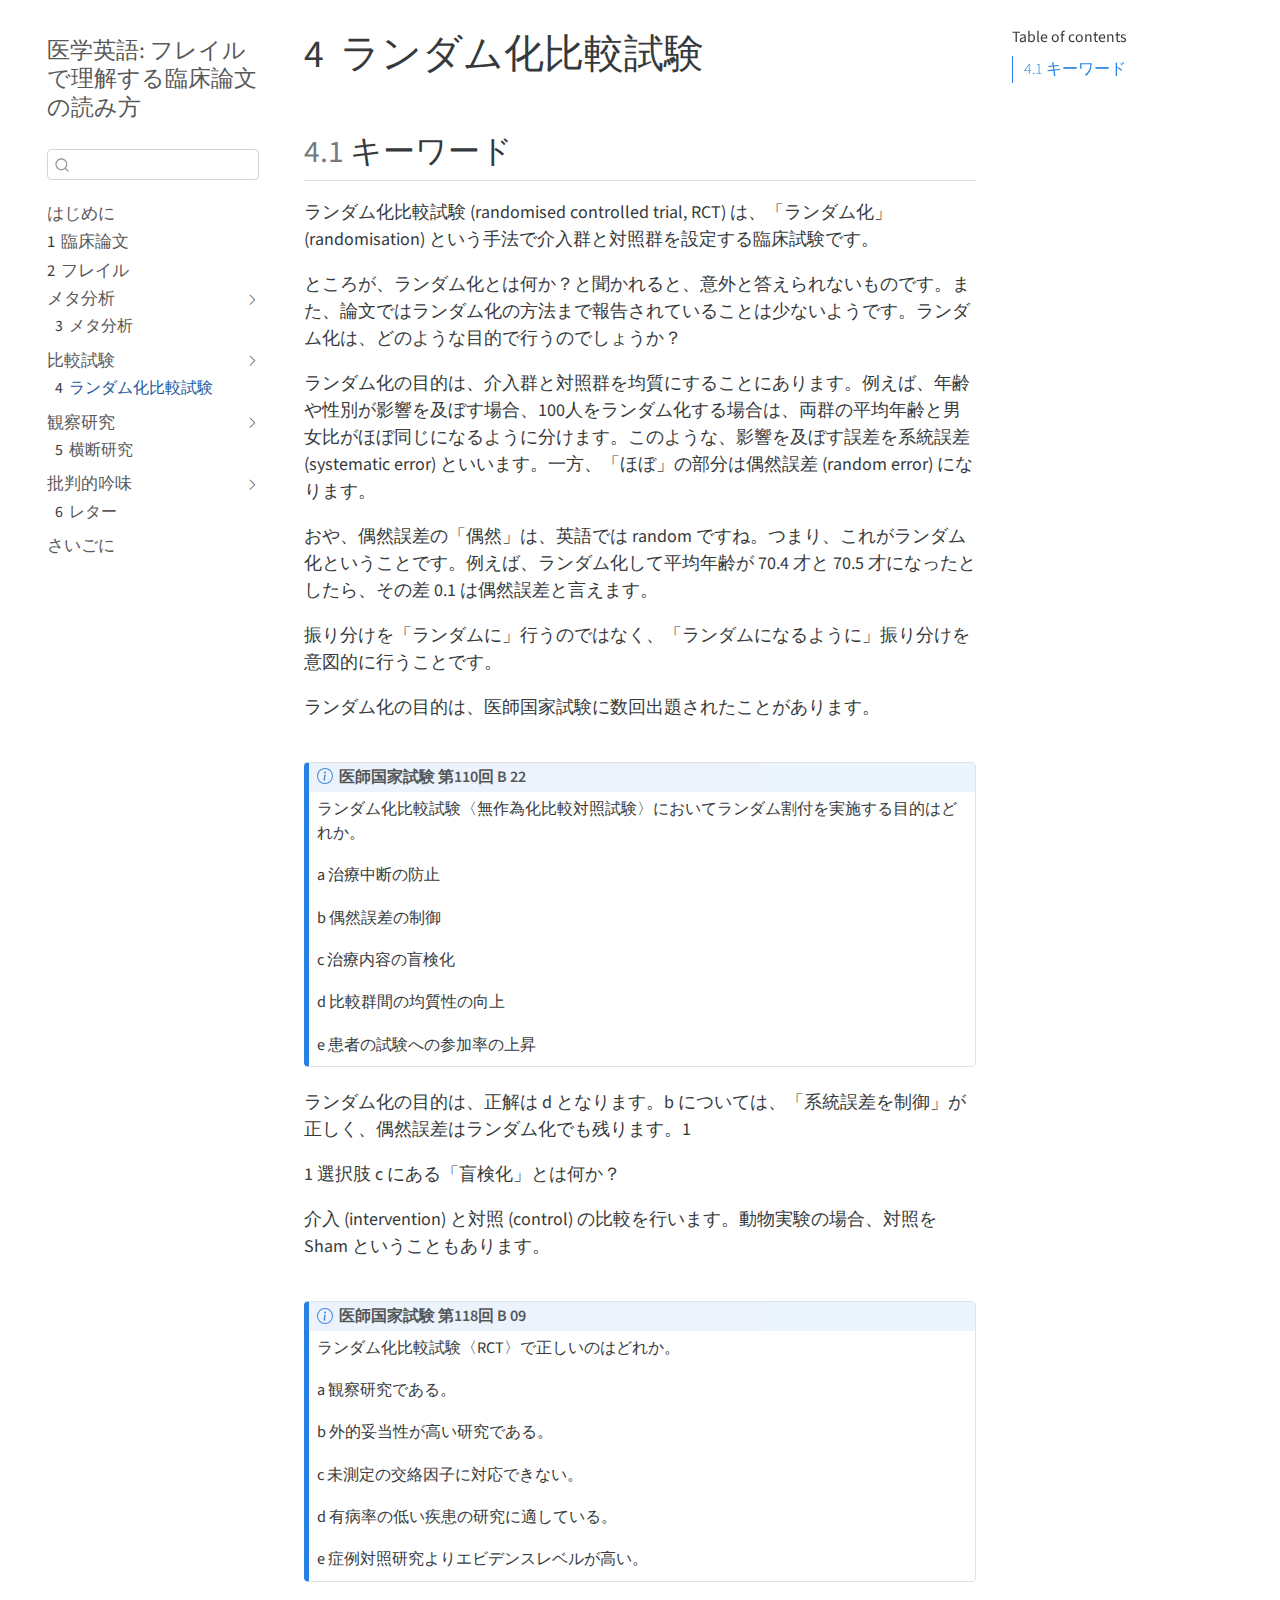
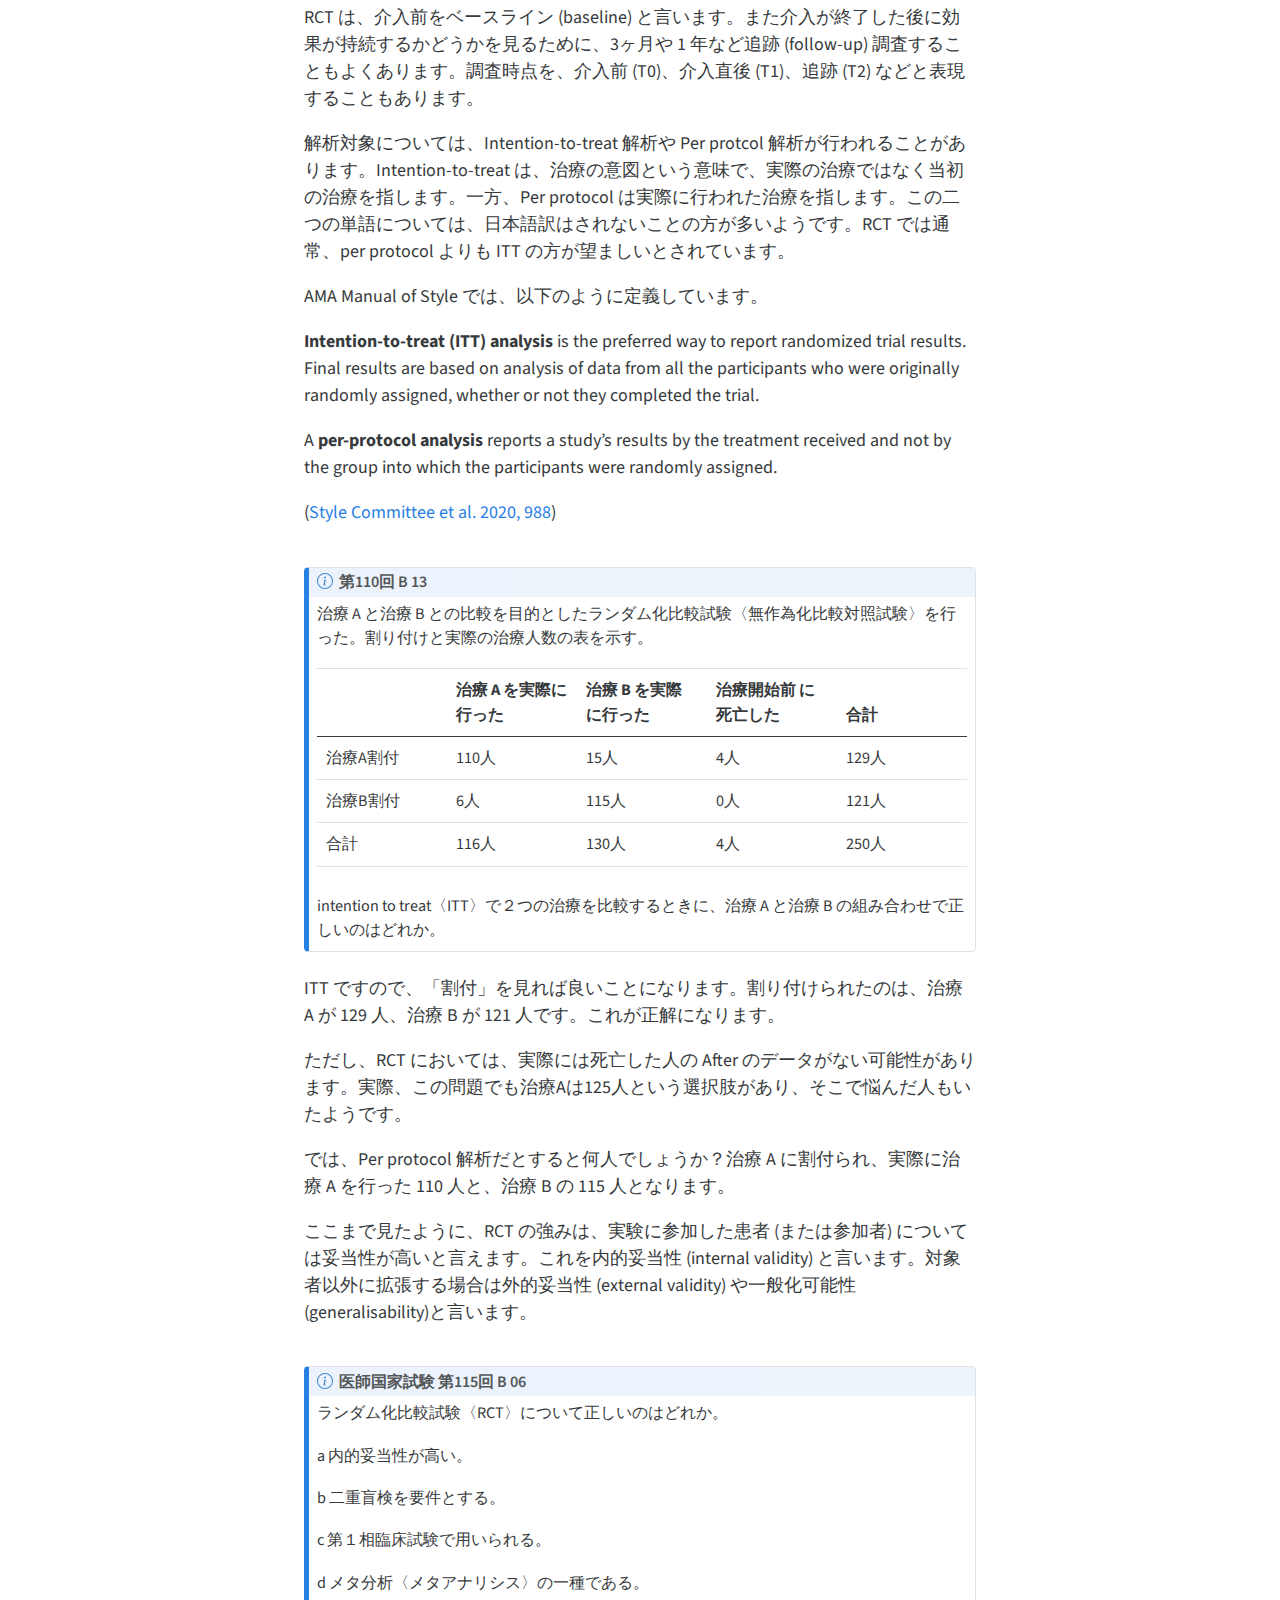
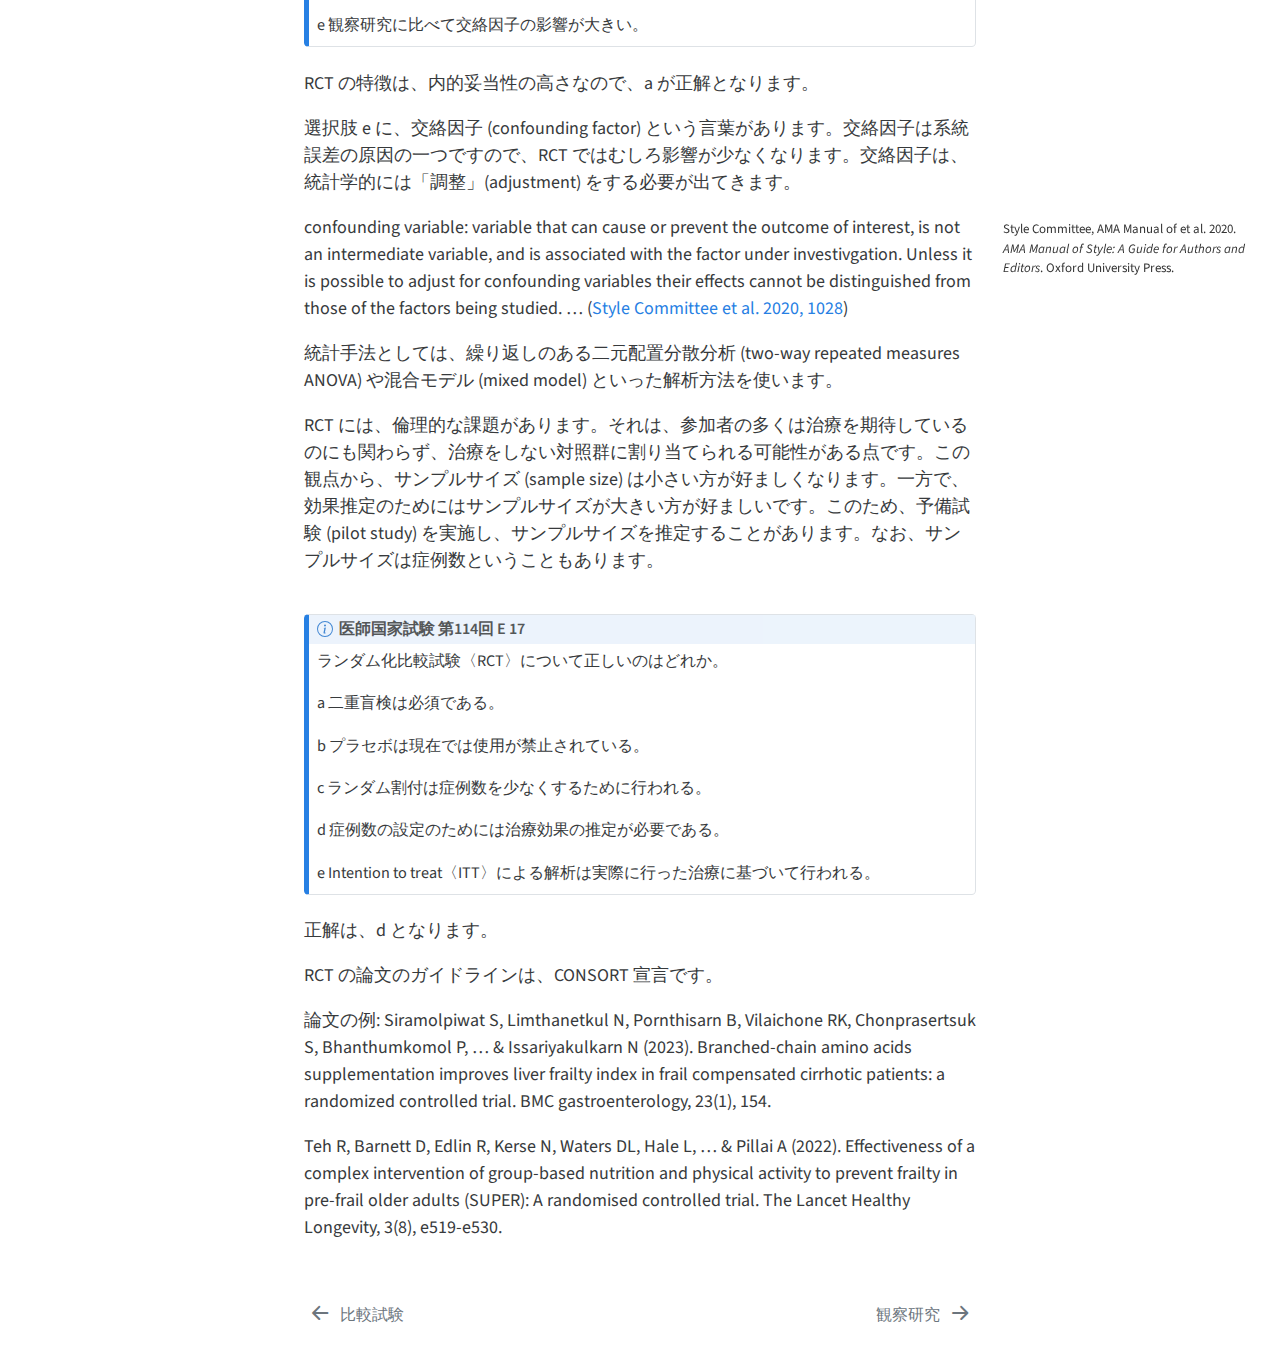
<file: docs/rct_intro.html>
<!DOCTYPE html>
<html xmlns="http://www.w3.org/1999/xhtml" lang="en" xml:lang="en"><head>

<meta charset="utf-8">
<meta name="generator" content="quarto-1.2.335">

<meta name="viewport" content="width=device-width, initial-scale=1.0, user-scalable=yes">


<title>医学英語: フレイルで理解する臨床論文の読み方 - 4&nbsp; ランダム化比較試験</title>
<style>
code{white-space: pre-wrap;}
span.smallcaps{font-variant: small-caps;}
div.columns{display: flex; gap: min(4vw, 1.5em);}
div.column{flex: auto; overflow-x: auto;}
div.hanging-indent{margin-left: 1.5em; text-indent: -1.5em;}
ul.task-list{list-style: none;}
ul.task-list li input[type="checkbox"] {
  width: 0.8em;
  margin: 0 0.8em 0.2em -1.6em;
  vertical-align: middle;
}
div.csl-bib-body { }
div.csl-entry {
  clear: both;
}
.hanging div.csl-entry {
  margin-left:2em;
  text-indent:-2em;
}
div.csl-left-margin {
  min-width:2em;
  float:left;
}
div.csl-right-inline {
  margin-left:2em;
  padding-left:1em;
}
div.csl-indent {
  margin-left: 2em;
}
</style>


<script src="site_libs/quarto-nav/quarto-nav.js"></script>
<script src="site_libs/quarto-nav/headroom.min.js"></script>
<script src="site_libs/clipboard/clipboard.min.js"></script>
<script src="site_libs/quarto-search/autocomplete.umd.js"></script>
<script src="site_libs/quarto-search/fuse.min.js"></script>
<script src="site_libs/quarto-search/quarto-search.js"></script>
<meta name="quarto:offset" content="./">
<link href="./observation.html" rel="next">
<link href="./ct.html" rel="prev">
<script src="site_libs/quarto-html/quarto.js"></script>
<script src="site_libs/quarto-html/popper.min.js"></script>
<script src="site_libs/quarto-html/tippy.umd.min.js"></script>
<script src="site_libs/quarto-html/anchor.min.js"></script>
<link href="site_libs/quarto-html/tippy.css" rel="stylesheet">
<link href="site_libs/quarto-html/quarto-syntax-highlighting.css" rel="stylesheet" id="quarto-text-highlighting-styles">
<script src="site_libs/bootstrap/bootstrap.min.js"></script>
<link href="site_libs/bootstrap/bootstrap-icons.css" rel="stylesheet">
<link href="site_libs/bootstrap/bootstrap.min.css" rel="stylesheet" id="quarto-bootstrap" data-mode="light">
<script id="quarto-search-options" type="application/json">{
  "location": "sidebar",
  "copy-button": false,
  "collapse-after": 3,
  "panel-placement": "start",
  "type": "textbox",
  "limit": 20,
  "language": {
    "search-no-results-text": "No results",
    "search-matching-documents-text": "matching documents",
    "search-copy-link-title": "Copy link to search",
    "search-hide-matches-text": "Hide additional matches",
    "search-more-match-text": "more match in this document",
    "search-more-matches-text": "more matches in this document",
    "search-clear-button-title": "Clear",
    "search-detached-cancel-button-title": "Cancel",
    "search-submit-button-title": "Submit"
  }
}</script>


<link rel="stylesheet" href="style.css">
</head>

<body class="nav-sidebar floating slimcontent">

<div id="quarto-search-results"></div>
  <header id="quarto-header" class="headroom fixed-top">
  <nav class="quarto-secondary-nav" data-bs-toggle="collapse" data-bs-target="#quarto-sidebar" aria-controls="quarto-sidebar" aria-expanded="false" aria-label="Toggle sidebar navigation" onclick="if (window.quartoToggleHeadroom) { window.quartoToggleHeadroom(); }">
    <div class="container-fluid d-flex justify-content-between">
      <h1 class="quarto-secondary-nav-title"><span class="chapter-number">4</span>&nbsp; <span class="chapter-title">ランダム化比較試験</span></h1>
      <button type="button" class="quarto-btn-toggle btn" aria-label="Show secondary navigation">
        <i class="bi bi-chevron-right"></i>
      </button>
    </div>
  </nav>
</header>
<!-- content -->
<div id="quarto-content" class="quarto-container page-columns page-rows-contents page-layout-article">
<!-- sidebar -->
  <nav id="quarto-sidebar" class="sidebar collapse sidebar-navigation floating overflow-auto">
    <div class="pt-lg-2 mt-2 text-left sidebar-header">
    <div class="sidebar-title mb-0 py-0">
      <a href="./">医学英語: フレイルで理解する臨床論文の読み方</a> 
    </div>
      </div>
      <div class="mt-2 flex-shrink-0 align-items-center">
        <div class="sidebar-search">
        <div id="quarto-search" class="" title="Search"></div>
        </div>
      </div>
    <div class="sidebar-menu-container"> 
    <ul class="list-unstyled mt-1">
        <li class="sidebar-item">
  <div class="sidebar-item-container"> 
  <a href="./index.html" class="sidebar-item-text sidebar-link">はじめに</a>
  </div>
</li>
        <li class="sidebar-item">
  <div class="sidebar-item-container"> 
  <a href="./design.html" class="sidebar-item-text sidebar-link"><span class="chapter-number">1</span>&nbsp; <span class="chapter-title">臨床論文</span></a>
  </div>
</li>
        <li class="sidebar-item">
  <div class="sidebar-item-container"> 
  <a href="./frailty.html" class="sidebar-item-text sidebar-link"><span class="chapter-number">2</span>&nbsp; <span class="chapter-title">フレイル</span></a>
  </div>
</li>
        <li class="sidebar-item sidebar-item-section">
      <div class="sidebar-item-container"> 
            <a href="./meta.html" class="sidebar-item-text sidebar-link">メタ分析</a>
          <a class="sidebar-item-toggle text-start" data-bs-toggle="collapse" data-bs-target="#quarto-sidebar-section-1" aria-expanded="true">
            <i class="bi bi-chevron-right ms-2"></i>
          </a> 
      </div>
      <ul id="quarto-sidebar-section-1" class="collapse list-unstyled sidebar-section depth1 show">  
          <li class="sidebar-item">
  <div class="sidebar-item-container"> 
  <a href="./meta_intro.html" class="sidebar-item-text sidebar-link"><span class="chapter-number">3</span>&nbsp; <span class="chapter-title">メタ分析</span></a>
  </div>
</li>
      </ul>
  </li>
        <li class="sidebar-item sidebar-item-section">
      <div class="sidebar-item-container"> 
            <a href="./ct.html" class="sidebar-item-text sidebar-link">比較試験</a>
          <a class="sidebar-item-toggle text-start" data-bs-toggle="collapse" data-bs-target="#quarto-sidebar-section-2" aria-expanded="true">
            <i class="bi bi-chevron-right ms-2"></i>
          </a> 
      </div>
      <ul id="quarto-sidebar-section-2" class="collapse list-unstyled sidebar-section depth1 show">  
          <li class="sidebar-item">
  <div class="sidebar-item-container"> 
  <a href="./rct_intro.html" class="sidebar-item-text sidebar-link active"><span class="chapter-number">4</span>&nbsp; <span class="chapter-title">ランダム化比較試験</span></a>
  </div>
</li>
      </ul>
  </li>
        <li class="sidebar-item sidebar-item-section">
      <div class="sidebar-item-container"> 
            <a href="./observation.html" class="sidebar-item-text sidebar-link">観察研究</a>
          <a class="sidebar-item-toggle text-start" data-bs-toggle="collapse" data-bs-target="#quarto-sidebar-section-3" aria-expanded="true">
            <i class="bi bi-chevron-right ms-2"></i>
          </a> 
      </div>
      <ul id="quarto-sidebar-section-3" class="collapse list-unstyled sidebar-section depth1 show">  
          <li class="sidebar-item">
  <div class="sidebar-item-container"> 
  <a href="./crosssectional_intro.html" class="sidebar-item-text sidebar-link"><span class="chapter-number">5</span>&nbsp; <span class="chapter-title">横断研究</span></a>
  </div>
</li>
      </ul>
  </li>
        <li class="sidebar-item sidebar-item-section">
      <div class="sidebar-item-container"> 
            <a href="./critical.html" class="sidebar-item-text sidebar-link">批判的吟味</a>
          <a class="sidebar-item-toggle text-start" data-bs-toggle="collapse" data-bs-target="#quarto-sidebar-section-4" aria-expanded="true">
            <i class="bi bi-chevron-right ms-2"></i>
          </a> 
      </div>
      <ul id="quarto-sidebar-section-4" class="collapse list-unstyled sidebar-section depth1 show">  
          <li class="sidebar-item">
  <div class="sidebar-item-container"> 
  <a href="./letter.html" class="sidebar-item-text sidebar-link"><span class="chapter-number">6</span>&nbsp; <span class="chapter-title">レター</span></a>
  </div>
</li>
      </ul>
  </li>
        <li class="sidebar-item">
  <div class="sidebar-item-container"> 
  <a href="./summary.html" class="sidebar-item-text sidebar-link">さいごに</a>
  </div>
</li>
    </ul>
    </div>
</nav>
<!-- margin-sidebar -->
    <div id="quarto-margin-sidebar" class="sidebar margin-sidebar">
        <nav id="TOC" role="doc-toc" class="toc-active">
    <h2 id="toc-title">Table of contents</h2>
   
  <ul>
  <li><a href="#sec-rct-keyword" id="toc-sec-rct-keyword" class="nav-link active" data-scroll-target="#sec-rct-keyword"><span class="toc-section-number">4.1</span>  キーワード</a></li>
  </ul>
</nav>
    </div>
<!-- main -->
<main class="content page-columns page-full" id="quarto-document-content">

<header id="title-block-header" class="quarto-title-block default">
<div class="quarto-title">
<h1 class="title"><span id="rct-intro" class="quarto-section-identifier d-none d-lg-block"><span class="chapter-number">4</span>&nbsp; <span class="chapter-title">ランダム化比較試験</span></span></h1>
</div>



<div class="quarto-title-meta">

    
  
    
  </div>
  

</header>

<section id="sec-rct-keyword" class="level2 page-columns page-full" data-number="4.1">
<h2 data-number="4.1" class="anchored" data-anchor-id="sec-rct-keyword"><span class="header-section-number">4.1</span> キーワード</h2>
<p>ランダム化比較試験 (randomised controlled trial, RCT) は、「ランダム化」 (randomisation) という手法で介入群と対照群を設定する臨床試験です。</p>
<p>ところが、ランダム化とは何か？と聞かれると、意外と答えられないものです。また、論文ではランダム化の方法まで報告されていることは少ないようです。ランダム化は、どのような目的で行うのでしょうか？</p>
<p>ランダム化の目的は、介入群と対照群を均質にすることにあります。例えば、年齢や性別が影響を及ぼす場合、100人をランダム化する場合は、両群の平均年齢と男女比がほぼ同じになるように分けます。このような、影響を及ぼす誤差を系統誤差 (systematic error) といいます。一方、「ほぼ」の部分は偶然誤差 (random error) になります。</p>
<p>おや、偶然誤差の「偶然」は、英語では random ですね。つまり、これがランダム化ということです。例えば、ランダム化して平均年齢が 70.4 才と 70.5 才になったとしたら、その差 0.1 は偶然誤差と言えます。</p>
<p>振り分けを「ランダムに」行うのではなく、「ランダムになるように」振り分けを意図的に行うことです。</p>
<p>ランダム化の目的は、医師国家試験に数回出題されたことがあります。</p>
<div class="callout-note callout callout-style-default callout-captioned">
<div class="callout-header d-flex align-content-center">
<div class="callout-icon-container">
<i class="callout-icon"></i>
</div>
<div class="callout-caption-container flex-fill">
医師国家試験 第110回 B 22
</div>
</div>
<div class="callout-body-container callout-body">
<p>ランダム化比較試験〈無作為化比較対照試験〉においてランダム割付を実施する目的はどれか。</p>
<p>a 治療中断の防止</p>
<p>b 偶然誤差の制御</p>
<p>c 治療内容の盲検化</p>
<p>d 比較群間の均質性の向上</p>
<p>e 患者の試験への参加率の上昇</p>
</div>
</div>
<p>ランダム化の目的は、正解は d となります。b については、「系統誤差を制御」が正しく、偶然誤差はランダム化でも残ります。1</p>
<p>1 選択肢 c にある「盲検化」とは何か？</p>
<p>介入 (intervention) と対照 (control) の比較を行います。動物実験の場合、対照を Sham ということもあります。</p>
<div class="callout-note callout callout-style-default callout-captioned">
<div class="callout-header d-flex align-content-center">
<div class="callout-icon-container">
<i class="callout-icon"></i>
</div>
<div class="callout-caption-container flex-fill">
医師国家試験 第118回 B 09
</div>
</div>
<div class="callout-body-container callout-body">
<p>ランダム化比較試験〈RCT〉で正しいのはどれか。</p>
<p>a 観察研究である。</p>
<p>b 外的妥当性が高い研究である。</p>
<p>c 未測定の交絡因子に対応できない。</p>
<p>d 有病率の低い疾患の研究に適している。</p>
<p>e 症例対照研究よりエビデンスレベルが高い。</p>
</div>
</div>
<p>RCT は、介入前をベースライン (baseline) と言います。また介入が終了した後に効果が持続するかどうかを見るために、3ヶ月や 1 年など追跡 (follow-up) 調査することもよくあります。調査時点を、介入前 (T0)、介入直後 (T1)、追跡 (T2) などと表現することもあります。</p>
<p>解析対象については、Intention-to-treat 解析や Per protcol 解析が行われることがあります。Intention-to-treat は、治療の意図という意味で、実際の治療ではなく当初の治療を指します。一方、Per protocol は実際に行われた治療を指します。この二つの単語については、日本語訳はされないことの方が多いようです。RCT では通常、per protocol よりも ITT の方が望ましいとされています。</p>
<p>AMA Manual of Style では、以下のように定義しています。</p>
<p><strong>Intention-to-treat (ITT) analysis</strong> is the preferred way to report randomized trial results. Final results are based on analysis of data from all the participants who were originally randomly assigned, whether or not they completed the trial.</p>
<p>A <strong>per-protocol analysis</strong> reports a study’s results by the treatment received and not by the group into which the participants were randomly assigned.</p>
<p><span class="citation" data-cites="ama2020ama">(<a href="#ref-ama2020ama" role="doc-biblioref">Style Committee et al. 2020, 988</a>)</span></p>
<div class="no-row-height column-margin column-container"></div><div class="callout-note callout callout-style-default callout-captioned">
<div class="callout-header d-flex align-content-center">
<div class="callout-icon-container">
<i class="callout-icon"></i>
</div>
<div class="callout-caption-container flex-fill">
第110回 B 13
</div>
</div>
<div class="callout-body-container callout-body">
<p>治療 A と治療 B との比較を目的としたランダム化比較試験〈無作為化比較対照試験〉を行った。割り付けと実際の治療人数の表を示す。</p>
<table class="table">
<colgroup>
<col style="width: 20%">
<col style="width: 20%">
<col style="width: 20%">
<col style="width: 20%">
<col style="width: 20%">
</colgroup>
<thead>
<tr class="header">
<th></th>
<th>治療 A を実際に行った</th>
<th>治療 B を実際に行った</th>
<th>治療開始前 に死亡した</th>
<th>合計</th>
</tr>
</thead>
<tbody>
<tr class="odd">
<td>治療A割付</td>
<td>110人</td>
<td>15人</td>
<td>4人</td>
<td>129人</td>
</tr>
<tr class="even">
<td>治療B割付</td>
<td>6人</td>
<td>115人</td>
<td>0人</td>
<td>121人</td>
</tr>
<tr class="odd">
<td>合計</td>
<td>116人</td>
<td>130人</td>
<td>4人</td>
<td>250人</td>
</tr>
</tbody>
</table>
<p>intention to treat〈ITT〉で２つの治療を比較するときに、治療 A と治療 B の組み合わせで正しいのはどれか。</p>
</div>
</div>
<p>ITT ですので、「割付」を見れば良いことになります。割り付けられたのは、治療 A が 129 人、治療 B が 121 人です。これが正解になります。</p>
<p>ただし、RCT においては、実際には死亡した人の After のデータがない可能性があります。実際、この問題でも治療Aは125人という選択肢があり、そこで悩んだ人もいたようです。</p>
<p>では、Per protocol 解析だとすると何人でしょうか？治療 A に割付られ、実際に治療 A を行った 110 人と、治療 B の 115 人となります。</p>
<p>ここまで見たように、RCT の強みは、実験に参加した患者 (または参加者) については妥当性が高いと言えます。これを内的妥当性 (internal validity) と言います。対象者以外に拡張する場合は外的妥当性 (external validity) や一般化可能性 (generalisability)と言います。</p>
<div class="callout-note callout callout-style-default callout-captioned">
<div class="callout-header d-flex align-content-center">
<div class="callout-icon-container">
<i class="callout-icon"></i>
</div>
<div class="callout-caption-container flex-fill">
医師国家試験 第115回 B 06
</div>
</div>
<div class="callout-body-container callout-body">
<p>ランダム化比較試験〈RCT〉について正しいのはどれか。</p>
<p>a 内的妥当性が高い。</p>
<p>b 二重盲検を要件とする。</p>
<p>c 第１相臨床試験で用いられる。</p>
<p>d メタ分析〈メタアナリシス〉の一種である。</p>
<p>e 観察研究に比べて交絡因子の影響が大きい。</p>
</div>
</div>
<p>RCT の特徴は、内的妥当性の高さなので、a が正解となります。</p>
<p>選択肢 e に、交絡因子 (confounding factor) という言葉があります。交絡因子は系統誤差の原因の一つですので、RCT ではむしろ影響が少なくなります。交絡因子は、統計学的には「調整」(adjustment) をする必要が出てきます。</p>
<p>confounding variable: variable that can cause or prevent the outcome of interest, is not an intermediate variable, and is associated with the factor under investivgation. Unless it is possible to adjust for confounding variables their effects cannot be distinguished from those of the factors being studied. … <span class="citation" data-cites="ama2020ama">(<a href="#ref-ama2020ama" role="doc-biblioref">Style Committee et al. 2020, 1028</a>)</span></p>
<div class="no-row-height column-margin column-container"><div id="ref-ama2020ama" class="csl-entry" role="doc-biblioentry">
Style Committee, AMA Manual of et al. 2020. <em>AMA Manual of Style: A Guide for Authors and Editors</em>. Oxford University Press.
</div></div><p>統計手法としては、繰り返しのある二元配置分散分析 (two-way repeated measures ANOVA) や混合モデル (mixed model) といった解析方法を使います。</p>
<p>RCT には、倫理的な課題があります。それは、参加者の多くは治療を期待しているのにも関わらず、治療をしない対照群に割り当てられる可能性がある点です。この観点から、サンプルサイズ (sample size) は小さい方が好ましくなります。一方で、効果推定のためにはサンプルサイズが大きい方が好ましいです。このため、予備試験 (pilot study) を実施し、サンプルサイズを推定することがあります。なお、サンプルサイズは症例数ということもあります。</p>
<div class="callout-note callout callout-style-default callout-captioned">
<div class="callout-header d-flex align-content-center">
<div class="callout-icon-container">
<i class="callout-icon"></i>
</div>
<div class="callout-caption-container flex-fill">
医師国家試験 第114回 E 17
</div>
</div>
<div class="callout-body-container callout-body">
<p>ランダム化比較試験〈RCT〉について正しいのはどれか。</p>
<p>a 二重盲検は必須である。</p>
<p>b プラセボは現在では使用が禁止されている。</p>
<p>c ランダム割付は症例数を少なくするために行われる。</p>
<p>d 症例数の設定のためには治療効果の推定が必要である。</p>
<p>e Intention to treat〈ITT〉による解析は実際に行った治療に基づいて行われる。</p>
</div>
</div>
<p>正解は、d となります。</p>
<p>RCT の論文のガイドラインは、CONSORT 宣言です。</p>
<p>論文の例: Siramolpiwat S, Limthanetkul N, Pornthisarn B, Vilaichone RK, Chonprasertsuk S, Bhanthumkomol P, … &amp; Issariyakulkarn N (2023). Branched-chain amino acids supplementation improves liver frailty index in frail compensated cirrhotic patients: a randomized controlled trial. BMC gastroenterology, 23(1), 154.</p>
<p>Teh R, Barnett D, Edlin R, Kerse N, Waters DL, Hale L, … &amp; Pillai A (2022). Effectiveness of a complex intervention of group-based nutrition and physical activity to prevent frailty in pre-frail older adults (SUPER): A randomised controlled trial. The Lancet Healthy Longevity, 3(8), e519-e530.</p>



</section>

</main> <!-- /main -->
<script id="quarto-html-after-body" type="application/javascript">
window.document.addEventListener("DOMContentLoaded", function (event) {
  const toggleBodyColorMode = (bsSheetEl) => {
    const mode = bsSheetEl.getAttribute("data-mode");
    const bodyEl = window.document.querySelector("body");
    if (mode === "dark") {
      bodyEl.classList.add("quarto-dark");
      bodyEl.classList.remove("quarto-light");
    } else {
      bodyEl.classList.add("quarto-light");
      bodyEl.classList.remove("quarto-dark");
    }
  }
  const toggleBodyColorPrimary = () => {
    const bsSheetEl = window.document.querySelector("link#quarto-bootstrap");
    if (bsSheetEl) {
      toggleBodyColorMode(bsSheetEl);
    }
  }
  toggleBodyColorPrimary();  
  const icon = "";
  const anchorJS = new window.AnchorJS();
  anchorJS.options = {
    placement: 'right',
    icon: icon
  };
  anchorJS.add('.anchored');
  const clipboard = new window.ClipboardJS('.code-copy-button', {
    target: function(trigger) {
      return trigger.previousElementSibling;
    }
  });
  clipboard.on('success', function(e) {
    // button target
    const button = e.trigger;
    // don't keep focus
    button.blur();
    // flash "checked"
    button.classList.add('code-copy-button-checked');
    var currentTitle = button.getAttribute("title");
    button.setAttribute("title", "Copied!");
    let tooltip;
    if (window.bootstrap) {
      button.setAttribute("data-bs-toggle", "tooltip");
      button.setAttribute("data-bs-placement", "left");
      button.setAttribute("data-bs-title", "Copied!");
      tooltip = new bootstrap.Tooltip(button, 
        { trigger: "manual", 
          customClass: "code-copy-button-tooltip",
          offset: [0, -8]});
      tooltip.show();    
    }
    setTimeout(function() {
      if (tooltip) {
        tooltip.hide();
        button.removeAttribute("data-bs-title");
        button.removeAttribute("data-bs-toggle");
        button.removeAttribute("data-bs-placement");
      }
      button.setAttribute("title", currentTitle);
      button.classList.remove('code-copy-button-checked');
    }, 1000);
    // clear code selection
    e.clearSelection();
  });
  function tippyHover(el, contentFn) {
    const config = {
      allowHTML: true,
      content: contentFn,
      maxWidth: 500,
      delay: 100,
      arrow: false,
      appendTo: function(el) {
          return el.parentElement;
      },
      interactive: true,
      interactiveBorder: 10,
      theme: 'quarto',
      placement: 'bottom-start'
    };
    window.tippy(el, config); 
  }
  const noterefs = window.document.querySelectorAll('a[role="doc-noteref"]');
  for (var i=0; i<noterefs.length; i++) {
    const ref = noterefs[i];
    tippyHover(ref, function() {
      // use id or data attribute instead here
      let href = ref.getAttribute('data-footnote-href') || ref.getAttribute('href');
      try { href = new URL(href).hash; } catch {}
      const id = href.replace(/^#\/?/, "");
      const note = window.document.getElementById(id);
      return note.innerHTML;
    });
  }
  const findCites = (el) => {
    const parentEl = el.parentElement;
    if (parentEl) {
      const cites = parentEl.dataset.cites;
      if (cites) {
        return {
          el,
          cites: cites.split(' ')
        };
      } else {
        return findCites(el.parentElement)
      }
    } else {
      return undefined;
    }
  };
  var bibliorefs = window.document.querySelectorAll('a[role="doc-biblioref"]');
  for (var i=0; i<bibliorefs.length; i++) {
    const ref = bibliorefs[i];
    const citeInfo = findCites(ref);
    if (citeInfo) {
      tippyHover(citeInfo.el, function() {
        var popup = window.document.createElement('div');
        citeInfo.cites.forEach(function(cite) {
          var citeDiv = window.document.createElement('div');
          citeDiv.classList.add('hanging-indent');
          citeDiv.classList.add('csl-entry');
          var biblioDiv = window.document.getElementById('ref-' + cite);
          if (biblioDiv) {
            citeDiv.innerHTML = biblioDiv.innerHTML;
          }
          popup.appendChild(citeDiv);
        });
        return popup.innerHTML;
      });
    }
  }
});
</script>
<nav class="page-navigation">
  <div class="nav-page nav-page-previous">
      <a href="./ct.html" class="pagination-link">
        <i class="bi bi-arrow-left-short"></i> <span class="nav-page-text">比較試験</span>
      </a>          
  </div>
  <div class="nav-page nav-page-next">
      <a href="./observation.html" class="pagination-link">
        <span class="nav-page-text">観察研究</span> <i class="bi bi-arrow-right-short"></i>
      </a>
  </div>
</nav>
</div> <!-- /content -->



</body></html>
</file>
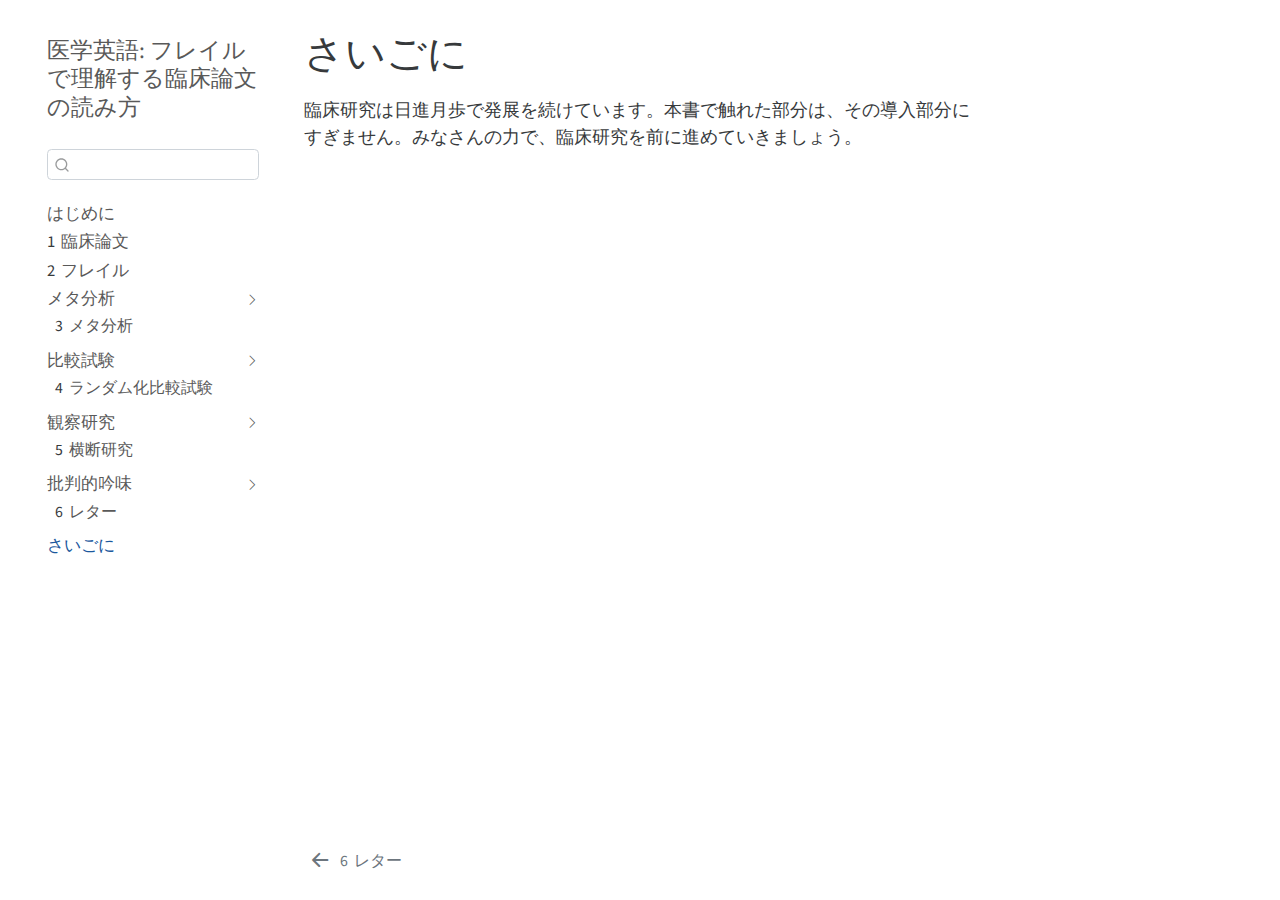
<file: docs/summary.html>
<!DOCTYPE html>
<html xmlns="http://www.w3.org/1999/xhtml" lang="en" xml:lang="en"><head>

<meta charset="utf-8">
<meta name="generator" content="quarto-1.2.335">

<meta name="viewport" content="width=device-width, initial-scale=1.0, user-scalable=yes">


<title>医学英語: フレイルで理解する臨床論文の読み方 - さいごに</title>
<style>
code{white-space: pre-wrap;}
span.smallcaps{font-variant: small-caps;}
div.columns{display: flex; gap: min(4vw, 1.5em);}
div.column{flex: auto; overflow-x: auto;}
div.hanging-indent{margin-left: 1.5em; text-indent: -1.5em;}
ul.task-list{list-style: none;}
ul.task-list li input[type="checkbox"] {
  width: 0.8em;
  margin: 0 0.8em 0.2em -1.6em;
  vertical-align: middle;
}
</style>


<script src="site_libs/quarto-nav/quarto-nav.js"></script>
<script src="site_libs/quarto-nav/headroom.min.js"></script>
<script src="site_libs/clipboard/clipboard.min.js"></script>
<script src="site_libs/quarto-search/autocomplete.umd.js"></script>
<script src="site_libs/quarto-search/fuse.min.js"></script>
<script src="site_libs/quarto-search/quarto-search.js"></script>
<meta name="quarto:offset" content="./">
<link href="./letter.html" rel="prev">
<script src="site_libs/quarto-html/quarto.js"></script>
<script src="site_libs/quarto-html/popper.min.js"></script>
<script src="site_libs/quarto-html/tippy.umd.min.js"></script>
<script src="site_libs/quarto-html/anchor.min.js"></script>
<link href="site_libs/quarto-html/tippy.css" rel="stylesheet">
<link href="site_libs/quarto-html/quarto-syntax-highlighting.css" rel="stylesheet" id="quarto-text-highlighting-styles">
<script src="site_libs/bootstrap/bootstrap.min.js"></script>
<link href="site_libs/bootstrap/bootstrap-icons.css" rel="stylesheet">
<link href="site_libs/bootstrap/bootstrap.min.css" rel="stylesheet" id="quarto-bootstrap" data-mode="light">
<script id="quarto-search-options" type="application/json">{
  "location": "sidebar",
  "copy-button": false,
  "collapse-after": 3,
  "panel-placement": "start",
  "type": "textbox",
  "limit": 20,
  "language": {
    "search-no-results-text": "No results",
    "search-matching-documents-text": "matching documents",
    "search-copy-link-title": "Copy link to search",
    "search-hide-matches-text": "Hide additional matches",
    "search-more-match-text": "more match in this document",
    "search-more-matches-text": "more matches in this document",
    "search-clear-button-title": "Clear",
    "search-detached-cancel-button-title": "Cancel",
    "search-submit-button-title": "Submit"
  }
}</script>


<link rel="stylesheet" href="style.css">
</head>

<body class="nav-sidebar floating">

<div id="quarto-search-results"></div>
  <header id="quarto-header" class="headroom fixed-top">
  <nav class="quarto-secondary-nav" data-bs-toggle="collapse" data-bs-target="#quarto-sidebar" aria-controls="quarto-sidebar" aria-expanded="false" aria-label="Toggle sidebar navigation" onclick="if (window.quartoToggleHeadroom) { window.quartoToggleHeadroom(); }">
    <div class="container-fluid d-flex justify-content-between">
      <h1 class="quarto-secondary-nav-title">さいごに</h1>
      <button type="button" class="quarto-btn-toggle btn" aria-label="Show secondary navigation">
        <i class="bi bi-chevron-right"></i>
      </button>
    </div>
  </nav>
</header>
<!-- content -->
<div id="quarto-content" class="quarto-container page-columns page-rows-contents page-layout-article">
<!-- sidebar -->
  <nav id="quarto-sidebar" class="sidebar collapse sidebar-navigation floating overflow-auto">
    <div class="pt-lg-2 mt-2 text-left sidebar-header">
    <div class="sidebar-title mb-0 py-0">
      <a href="./">医学英語: フレイルで理解する臨床論文の読み方</a> 
    </div>
      </div>
      <div class="mt-2 flex-shrink-0 align-items-center">
        <div class="sidebar-search">
        <div id="quarto-search" class="" title="Search"></div>
        </div>
      </div>
    <div class="sidebar-menu-container"> 
    <ul class="list-unstyled mt-1">
        <li class="sidebar-item">
  <div class="sidebar-item-container"> 
  <a href="./index.html" class="sidebar-item-text sidebar-link">はじめに</a>
  </div>
</li>
        <li class="sidebar-item">
  <div class="sidebar-item-container"> 
  <a href="./design.html" class="sidebar-item-text sidebar-link"><span class="chapter-number">1</span>&nbsp; <span class="chapter-title">臨床論文</span></a>
  </div>
</li>
        <li class="sidebar-item">
  <div class="sidebar-item-container"> 
  <a href="./frailty.html" class="sidebar-item-text sidebar-link"><span class="chapter-number">2</span>&nbsp; <span class="chapter-title">フレイル</span></a>
  </div>
</li>
        <li class="sidebar-item sidebar-item-section">
      <div class="sidebar-item-container"> 
            <a href="./meta.html" class="sidebar-item-text sidebar-link">メタ分析</a>
          <a class="sidebar-item-toggle text-start" data-bs-toggle="collapse" data-bs-target="#quarto-sidebar-section-1" aria-expanded="true">
            <i class="bi bi-chevron-right ms-2"></i>
          </a> 
      </div>
      <ul id="quarto-sidebar-section-1" class="collapse list-unstyled sidebar-section depth1 show">  
          <li class="sidebar-item">
  <div class="sidebar-item-container"> 
  <a href="./meta_intro.html" class="sidebar-item-text sidebar-link"><span class="chapter-number">3</span>&nbsp; <span class="chapter-title">メタ分析</span></a>
  </div>
</li>
      </ul>
  </li>
        <li class="sidebar-item sidebar-item-section">
      <div class="sidebar-item-container"> 
            <a href="./ct.html" class="sidebar-item-text sidebar-link">比較試験</a>
          <a class="sidebar-item-toggle text-start" data-bs-toggle="collapse" data-bs-target="#quarto-sidebar-section-2" aria-expanded="true">
            <i class="bi bi-chevron-right ms-2"></i>
          </a> 
      </div>
      <ul id="quarto-sidebar-section-2" class="collapse list-unstyled sidebar-section depth1 show">  
          <li class="sidebar-item">
  <div class="sidebar-item-container"> 
  <a href="./rct_intro.html" class="sidebar-item-text sidebar-link"><span class="chapter-number">4</span>&nbsp; <span class="chapter-title">ランダム化比較試験</span></a>
  </div>
</li>
      </ul>
  </li>
        <li class="sidebar-item sidebar-item-section">
      <div class="sidebar-item-container"> 
            <a href="./observation.html" class="sidebar-item-text sidebar-link">観察研究</a>
          <a class="sidebar-item-toggle text-start" data-bs-toggle="collapse" data-bs-target="#quarto-sidebar-section-3" aria-expanded="true">
            <i class="bi bi-chevron-right ms-2"></i>
          </a> 
      </div>
      <ul id="quarto-sidebar-section-3" class="collapse list-unstyled sidebar-section depth1 show">  
          <li class="sidebar-item">
  <div class="sidebar-item-container"> 
  <a href="./crosssectional_intro.html" class="sidebar-item-text sidebar-link"><span class="chapter-number">5</span>&nbsp; <span class="chapter-title">横断研究</span></a>
  </div>
</li>
      </ul>
  </li>
        <li class="sidebar-item sidebar-item-section">
      <div class="sidebar-item-container"> 
            <a href="./critical.html" class="sidebar-item-text sidebar-link">批判的吟味</a>
          <a class="sidebar-item-toggle text-start" data-bs-toggle="collapse" data-bs-target="#quarto-sidebar-section-4" aria-expanded="true">
            <i class="bi bi-chevron-right ms-2"></i>
          </a> 
      </div>
      <ul id="quarto-sidebar-section-4" class="collapse list-unstyled sidebar-section depth1 show">  
          <li class="sidebar-item">
  <div class="sidebar-item-container"> 
  <a href="./letter.html" class="sidebar-item-text sidebar-link"><span class="chapter-number">6</span>&nbsp; <span class="chapter-title">レター</span></a>
  </div>
</li>
      </ul>
  </li>
        <li class="sidebar-item">
  <div class="sidebar-item-container"> 
  <a href="./summary.html" class="sidebar-item-text sidebar-link active">さいごに</a>
  </div>
</li>
    </ul>
    </div>
</nav>
<!-- margin-sidebar -->
    <div id="quarto-margin-sidebar" class="sidebar margin-sidebar">
        
    </div>
<!-- main -->
<main class="content" id="quarto-document-content">

<header id="title-block-header" class="quarto-title-block default">
<div class="quarto-title">
<h1 class="title d-none d-lg-block">さいごに</h1>
</div>



<div class="quarto-title-meta">

    
  
    
  </div>
  

</header>

<p>臨床研究は日進月歩で発展を続けています。本書で触れた部分は、その導入部分にすぎません。みなさんの力で、臨床研究を前に進めていきましょう。</p>



</main> <!-- /main -->
<script id="quarto-html-after-body" type="application/javascript">
window.document.addEventListener("DOMContentLoaded", function (event) {
  const toggleBodyColorMode = (bsSheetEl) => {
    const mode = bsSheetEl.getAttribute("data-mode");
    const bodyEl = window.document.querySelector("body");
    if (mode === "dark") {
      bodyEl.classList.add("quarto-dark");
      bodyEl.classList.remove("quarto-light");
    } else {
      bodyEl.classList.add("quarto-light");
      bodyEl.classList.remove("quarto-dark");
    }
  }
  const toggleBodyColorPrimary = () => {
    const bsSheetEl = window.document.querySelector("link#quarto-bootstrap");
    if (bsSheetEl) {
      toggleBodyColorMode(bsSheetEl);
    }
  }
  toggleBodyColorPrimary();  
  const icon = "";
  const anchorJS = new window.AnchorJS();
  anchorJS.options = {
    placement: 'right',
    icon: icon
  };
  anchorJS.add('.anchored');
  const clipboard = new window.ClipboardJS('.code-copy-button', {
    target: function(trigger) {
      return trigger.previousElementSibling;
    }
  });
  clipboard.on('success', function(e) {
    // button target
    const button = e.trigger;
    // don't keep focus
    button.blur();
    // flash "checked"
    button.classList.add('code-copy-button-checked');
    var currentTitle = button.getAttribute("title");
    button.setAttribute("title", "Copied!");
    let tooltip;
    if (window.bootstrap) {
      button.setAttribute("data-bs-toggle", "tooltip");
      button.setAttribute("data-bs-placement", "left");
      button.setAttribute("data-bs-title", "Copied!");
      tooltip = new bootstrap.Tooltip(button, 
        { trigger: "manual", 
          customClass: "code-copy-button-tooltip",
          offset: [0, -8]});
      tooltip.show();    
    }
    setTimeout(function() {
      if (tooltip) {
        tooltip.hide();
        button.removeAttribute("data-bs-title");
        button.removeAttribute("data-bs-toggle");
        button.removeAttribute("data-bs-placement");
      }
      button.setAttribute("title", currentTitle);
      button.classList.remove('code-copy-button-checked');
    }, 1000);
    // clear code selection
    e.clearSelection();
  });
  function tippyHover(el, contentFn) {
    const config = {
      allowHTML: true,
      content: contentFn,
      maxWidth: 500,
      delay: 100,
      arrow: false,
      appendTo: function(el) {
          return el.parentElement;
      },
      interactive: true,
      interactiveBorder: 10,
      theme: 'quarto',
      placement: 'bottom-start'
    };
    window.tippy(el, config); 
  }
  const noterefs = window.document.querySelectorAll('a[role="doc-noteref"]');
  for (var i=0; i<noterefs.length; i++) {
    const ref = noterefs[i];
    tippyHover(ref, function() {
      // use id or data attribute instead here
      let href = ref.getAttribute('data-footnote-href') || ref.getAttribute('href');
      try { href = new URL(href).hash; } catch {}
      const id = href.replace(/^#\/?/, "");
      const note = window.document.getElementById(id);
      return note.innerHTML;
    });
  }
  const findCites = (el) => {
    const parentEl = el.parentElement;
    if (parentEl) {
      const cites = parentEl.dataset.cites;
      if (cites) {
        return {
          el,
          cites: cites.split(' ')
        };
      } else {
        return findCites(el.parentElement)
      }
    } else {
      return undefined;
    }
  };
  var bibliorefs = window.document.querySelectorAll('a[role="doc-biblioref"]');
  for (var i=0; i<bibliorefs.length; i++) {
    const ref = bibliorefs[i];
    const citeInfo = findCites(ref);
    if (citeInfo) {
      tippyHover(citeInfo.el, function() {
        var popup = window.document.createElement('div');
        citeInfo.cites.forEach(function(cite) {
          var citeDiv = window.document.createElement('div');
          citeDiv.classList.add('hanging-indent');
          citeDiv.classList.add('csl-entry');
          var biblioDiv = window.document.getElementById('ref-' + cite);
          if (biblioDiv) {
            citeDiv.innerHTML = biblioDiv.innerHTML;
          }
          popup.appendChild(citeDiv);
        });
        return popup.innerHTML;
      });
    }
  }
});
</script>
<nav class="page-navigation">
  <div class="nav-page nav-page-previous">
      <a href="./letter.html" class="pagination-link">
        <i class="bi bi-arrow-left-short"></i> <span class="nav-page-text"><span class="chapter-number">6</span>&nbsp; <span class="chapter-title">レター</span></span>
      </a>          
  </div>
  <div class="nav-page nav-page-next">
  </div>
</nav>
</div> <!-- /content -->



</body></html>
</file>
<file: docs/site_libs/quarto-html/tippy.css>
.tippy-box[data-animation=fade][data-state=hidden]{opacity:0}[data-tippy-root]{max-width:calc(100vw - 10px)}.tippy-box{position:relative;background-color:#333;color:#fff;border-radius:4px;font-size:14px;line-height:1.4;white-space:normal;outline:0;transition-property:transform,visibility,opacity}.tippy-box[data-placement^=top]>.tippy-arrow{bottom:0}.tippy-box[data-placement^=top]>.tippy-arrow:before{bottom:-7px;left:0;border-width:8px 8px 0;border-top-color:initial;transform-origin:center top}.tippy-box[data-placement^=bottom]>.tippy-arrow{top:0}.tippy-box[data-placement^=bottom]>.tippy-arrow:before{top:-7px;left:0;border-width:0 8px 8px;border-bottom-color:initial;transform-origin:center bottom}.tippy-box[data-placement^=left]>.tippy-arrow{right:0}.tippy-box[data-placement^=left]>.tippy-arrow:before{border-width:8px 0 8px 8px;border-left-color:initial;right:-7px;transform-origin:center left}.tippy-box[data-placement^=right]>.tippy-arrow{left:0}.tippy-box[data-placement^=right]>.tippy-arrow:before{left:-7px;border-width:8px 8px 8px 0;border-right-color:initial;transform-origin:center right}.tippy-box[data-inertia][data-state=visible]{transition-timing-function:cubic-bezier(.54,1.5,.38,1.11)}.tippy-arrow{width:16px;height:16px;color:#333}.tippy-arrow:before{content:"";position:absolute;border-color:transparent;border-style:solid}.tippy-content{position:relative;padding:5px 9px;z-index:1}
</file>
<file: docs/site_libs/quarto-html/quarto-syntax-highlighting.css>
/* quarto syntax highlight colors */
:root {
  --quarto-hl-ot-color: #003B4F;
  --quarto-hl-at-color: #657422;
  --quarto-hl-ss-color: #20794D;
  --quarto-hl-an-color: #5E5E5E;
  --quarto-hl-fu-color: #4758AB;
  --quarto-hl-st-color: #20794D;
  --quarto-hl-cf-color: #003B4F;
  --quarto-hl-op-color: #5E5E5E;
  --quarto-hl-er-color: #AD0000;
  --quarto-hl-bn-color: #AD0000;
  --quarto-hl-al-color: #AD0000;
  --quarto-hl-va-color: #111111;
  --quarto-hl-bu-color: inherit;
  --quarto-hl-ex-color: inherit;
  --quarto-hl-pp-color: #AD0000;
  --quarto-hl-in-color: #5E5E5E;
  --quarto-hl-vs-color: #20794D;
  --quarto-hl-wa-color: #5E5E5E;
  --quarto-hl-do-color: #5E5E5E;
  --quarto-hl-im-color: #00769E;
  --quarto-hl-ch-color: #20794D;
  --quarto-hl-dt-color: #AD0000;
  --quarto-hl-fl-color: #AD0000;
  --quarto-hl-co-color: #5E5E5E;
  --quarto-hl-cv-color: #5E5E5E;
  --quarto-hl-cn-color: #8f5902;
  --quarto-hl-sc-color: #5E5E5E;
  --quarto-hl-dv-color: #AD0000;
  --quarto-hl-kw-color: #003B4F;
}

/* other quarto variables */
:root {
  --quarto-font-monospace: SFMono-Regular, Menlo, Monaco, Consolas, "Liberation Mono", "Courier New", monospace;
}

pre > code.sourceCode > span {
  color: #003B4F;
}

code span {
  color: #003B4F;
}

code.sourceCode > span {
  color: #003B4F;
}

div.sourceCode,
div.sourceCode pre.sourceCode {
  color: #003B4F;
}

code span.ot {
  color: #003B4F;
}

code span.at {
  color: #657422;
}

code span.ss {
  color: #20794D;
}

code span.an {
  color: #5E5E5E;
}

code span.fu {
  color: #4758AB;
}

code span.st {
  color: #20794D;
}

code span.cf {
  color: #003B4F;
}

code span.op {
  color: #5E5E5E;
}

code span.er {
  color: #AD0000;
}

code span.bn {
  color: #AD0000;
}

code span.al {
  color: #AD0000;
}

code span.va {
  color: #111111;
}

code span.pp {
  color: #AD0000;
}

code span.in {
  color: #5E5E5E;
}

code span.vs {
  color: #20794D;
}

code span.wa {
  color: #5E5E5E;
  font-style: italic;
}

code span.do {
  color: #5E5E5E;
  font-style: italic;
}

code span.im {
  color: #00769E;
}

code span.ch {
  color: #20794D;
}

code span.dt {
  color: #AD0000;
}

code span.fl {
  color: #AD0000;
}

code span.co {
  color: #5E5E5E;
}

code span.cv {
  color: #5E5E5E;
  font-style: italic;
}

code span.cn {
  color: #8f5902;
}

code span.sc {
  color: #5E5E5E;
}

code span.dv {
  color: #AD0000;
}

code span.kw {
  color: #003B4F;
}

.prevent-inlining {
  content: "</";
}

/*# sourceMappingURL=debc5d5d77c3f9108843748ff7464032.css.map */
</file>
<file: docs/style.css>
div.column-margin {
  font-size: 1.2em; /* Adjust font size */
  color: #000; /* Change text color */
}

div.csl-entry {
  font-size: 0.6em; /* Adjust font size */
  color: #333; /* Change text color */
}
</file>
